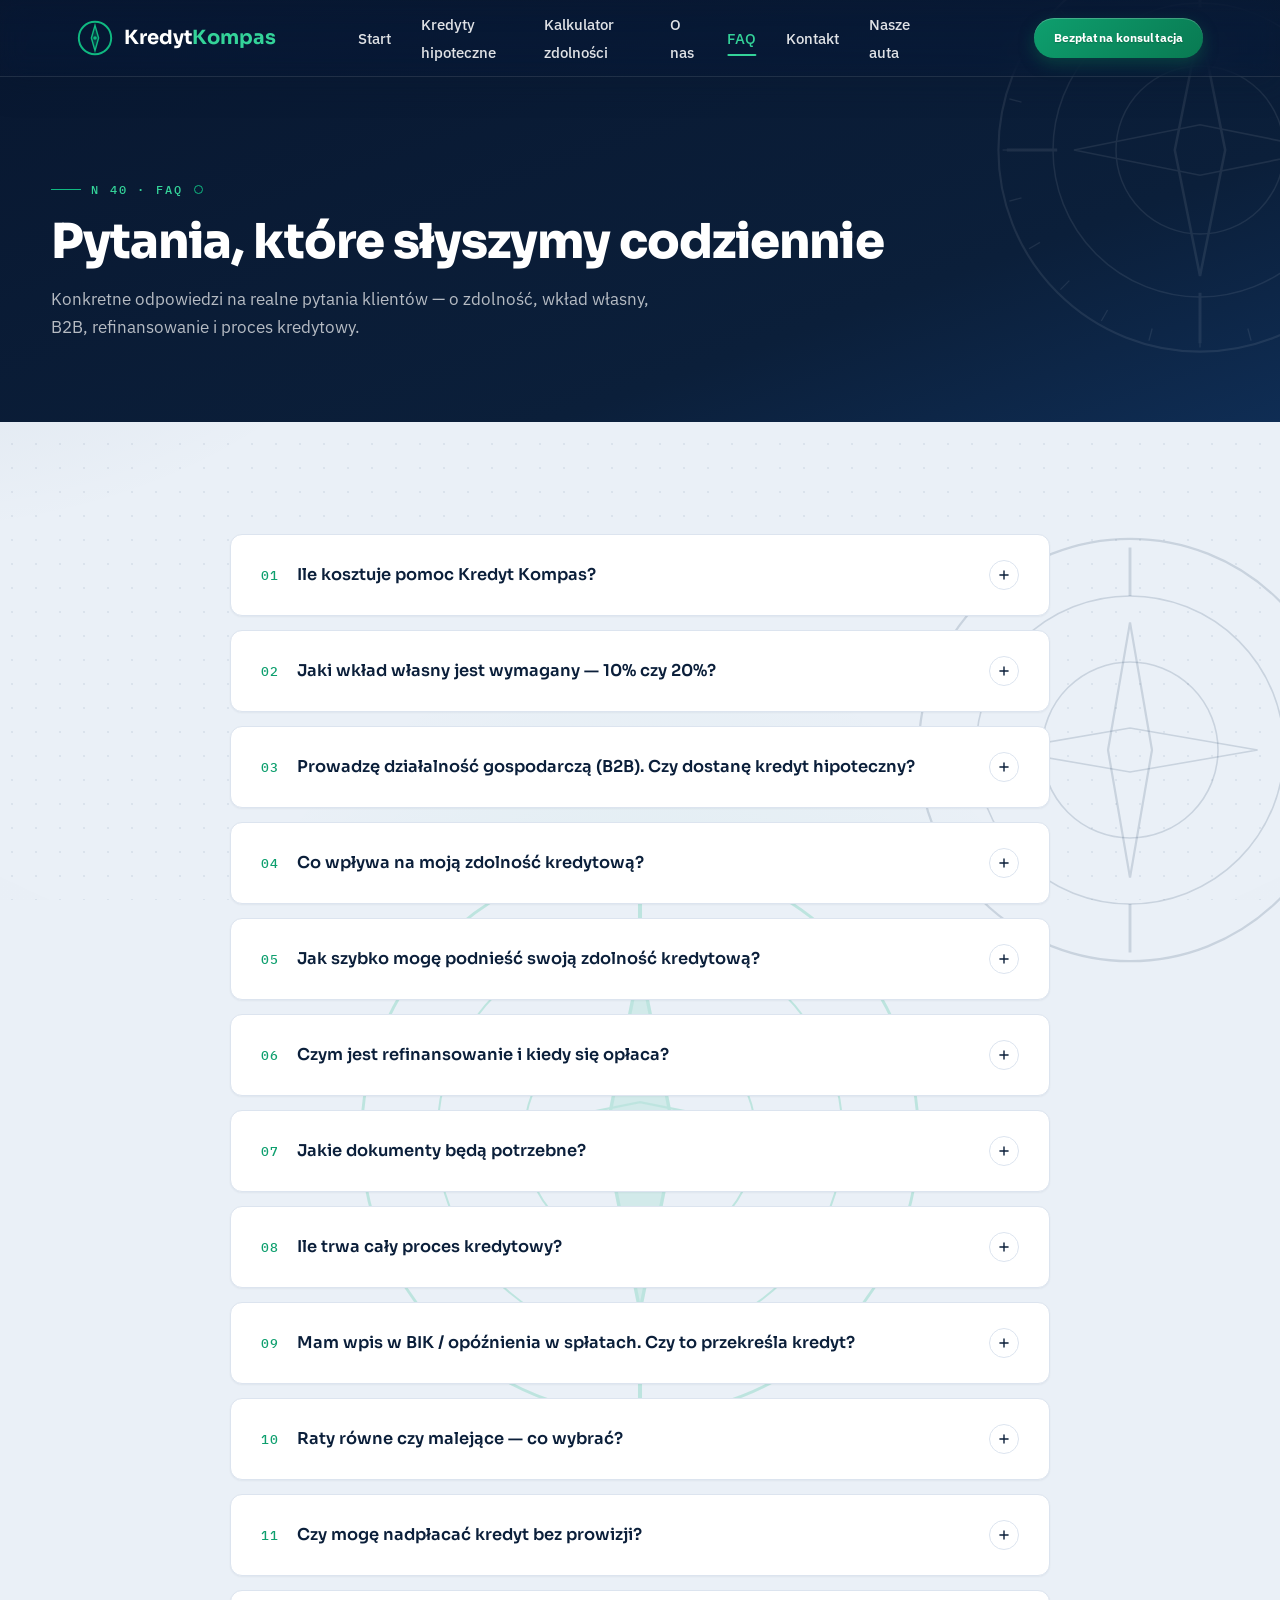
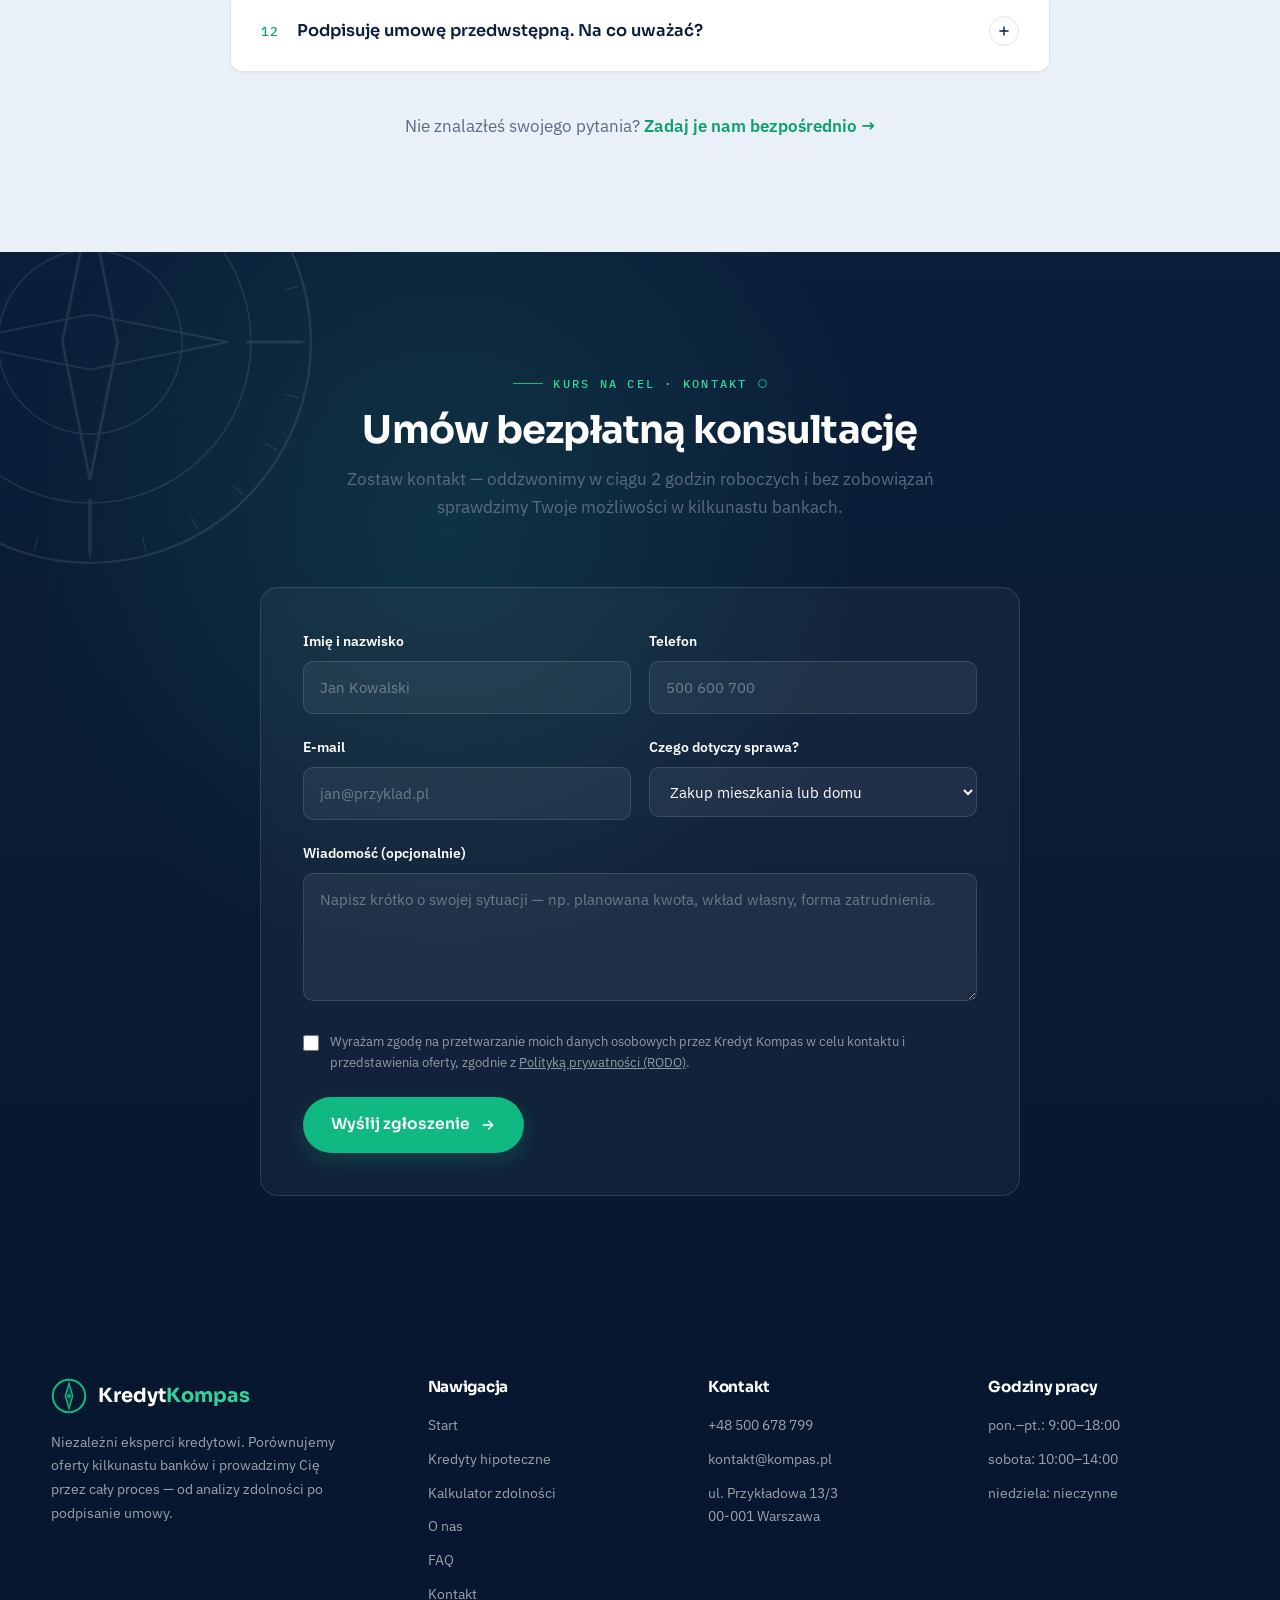
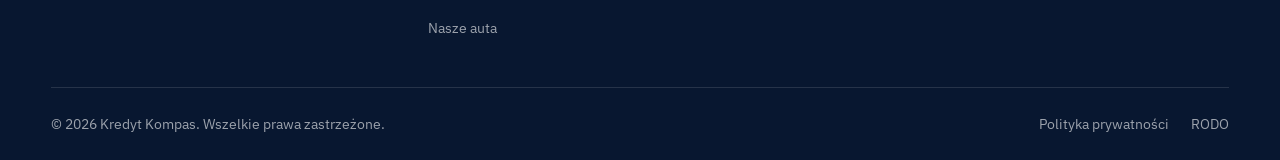
<file: auta-iaai/demo/pages/faq.html>
<!DOCTYPE html>
<html lang="pl">
<head>
<meta charset="UTF-8">
<meta name="viewport" content="width=device-width, initial-scale=1.0">
<title>FAQ — Kredyt Kompas</title>
<link rel="preconnect" href="https://fonts.googleapis.com">
<link rel="preconnect" href="https://fonts.gstatic.com" crossorigin>
<meta name="theme-color" content="#081730">
<link rel="icon" href="data:image/svg+xml,%3Csvg xmlns='http://www.w3.org/2000/svg' viewBox='0 0 40 40'%3E%3Ccircle cx='20' cy='20' r='18' fill='none' stroke='%2310B981' stroke-width='3'/%3E%3Cpath d='M20 6 L24 20 L20 34 L16 20 Z' fill='%2310B981'/%3E%3C/svg%3E">
<link rel="stylesheet" href="https://fonts.googleapis.com/css2?family=Sora:wght@400;600;700;800&family=IBM+Plex+Sans:wght@400;500;600&family=IBM+Plex+Mono:wght@400;500;600&display=swap">
<link rel="stylesheet" href="assets/styles.css">
</head>
<body>
<header class="nav on-hero"><div class="container nav-inner">
<a href="index.html" class="logo" aria-label="Kredyt Kompas — strona główna">
<svg viewBox="0 0 40 40" fill="none" xmlns="http://www.w3.org/2000/svg" aria-hidden="true"><circle cx="20" cy="20" r="18" stroke="#10B981" stroke-width="2.2"/><circle cx="20" cy="20" r="2" fill="#10B981"/><path class="needle" d="M20 6 L24 20 L20 34 L16 20 Z" fill="#10B981" fill-opacity=".25" stroke="#10B981" stroke-width="1.6"/></svg>
<span>Kredyt<em>Kompas</em></span></a>
<nav aria-label="Menu główne"><ul class="nav-links">
<li><a href="index.html">Start</a></li>
<li><a href="kredyty-hipoteczne.html">Kredyty hipoteczne</a></li>
<li><a href="kalkulator.html">Kalkulator zdolności</a></li>
<li><a href="o-nas.html">O nas</a></li>
<li><a href="faq.html" class="active">FAQ</a></li>
<li><a href="kontakt.html">Kontakt</a></li>
<li><a href="nasze-auta.html">Nasze auta</a></li>
</ul></nav>
<a class="nav-cta" href="kontakt.html#formularz">Bezpłatna konsultacja</a>
<button class="burger" aria-label="Otwórz menu" aria-expanded="false"><span></span><span></span><span></span></button>
</div></header>
<main id="main">
<section class="page-hero on-dark"><div class="rose-bg" style="color:#fff"><svg viewBox="0 0 200 200" fill="none" xmlns="http://www.w3.org/2000/svg" aria-hidden="true">
<circle cx="100" cy="100" r="96" stroke="currentColor" stroke-width="1"/>
<circle cx="100" cy="100" r="70" stroke="currentColor" stroke-width="0.7"/>
<circle cx="100" cy="100" r="40" stroke="currentColor" stroke-width="0.7"/>
<path d="M100 8v24M100 168v24M8 100h24M168 100h24" stroke="currentColor" stroke-width="1.4"/>
<path d="M100 40 L112 100 L100 160 L88 100 Z" stroke="currentColor" stroke-width="1.2"/>
<path d="M40 100 L100 88 L160 100 L100 112 Z" stroke="currentColor" stroke-width="0.8"/>
<g stroke="currentColor" stroke-width="0.6"><line x1="100" y1="6" x2="100" y2="12" transform="rotate(0 100 100)"/><line x1="100" y1="6" x2="100" y2="12" transform="rotate(15 100 100)"/><line x1="100" y1="6" x2="100" y2="12" transform="rotate(30 100 100)"/><line x1="100" y1="6" x2="100" y2="12" transform="rotate(45 100 100)"/><line x1="100" y1="6" x2="100" y2="12" transform="rotate(60 100 100)"/><line x1="100" y1="6" x2="100" y2="12" transform="rotate(75 100 100)"/><line x1="100" y1="6" x2="100" y2="12" transform="rotate(90 100 100)"/><line x1="100" y1="6" x2="100" y2="12" transform="rotate(105 100 100)"/><line x1="100" y1="6" x2="100" y2="12" transform="rotate(120 100 100)"/><line x1="100" y1="6" x2="100" y2="12" transform="rotate(135 100 100)"/><line x1="100" y1="6" x2="100" y2="12" transform="rotate(150 100 100)"/><line x1="100" y1="6" x2="100" y2="12" transform="rotate(165 100 100)"/><line x1="100" y1="6" x2="100" y2="12" transform="rotate(180 100 100)"/><line x1="100" y1="6" x2="100" y2="12" transform="rotate(195 100 100)"/><line x1="100" y1="6" x2="100" y2="12" transform="rotate(210 100 100)"/><line x1="100" y1="6" x2="100" y2="12" transform="rotate(225 100 100)"/><line x1="100" y1="6" x2="100" y2="12" transform="rotate(240 100 100)"/><line x1="100" y1="6" x2="100" y2="12" transform="rotate(255 100 100)"/><line x1="100" y1="6" x2="100" y2="12" transform="rotate(270 100 100)"/><line x1="100" y1="6" x2="100" y2="12" transform="rotate(285 100 100)"/><line x1="100" y1="6" x2="100" y2="12" transform="rotate(300 100 100)"/><line x1="100" y1="6" x2="100" y2="12" transform="rotate(315 100 100)"/><line x1="100" y1="6" x2="100" y2="12" transform="rotate(330 100 100)"/><line x1="100" y1="6" x2="100" y2="12" transform="rotate(345 100 100)"/></g>
</svg></div>
<div class="container stagger"><span class="bearing">N 40 · FAQ</span><h1>Pytania, które słyszymy codziennie</h1><p>Konkretne odpowiedzi na realne pytania klientów — o zdolność, wkład własny, B2B, refinansowanie i proces kredytowy.</p></div></section>
<section class="section compass-section compass-light"><div class="kompas-mark kompas-mark--live" aria-hidden="true"><svg viewBox="0 0 200 200" fill="none" xmlns="http://www.w3.org/2000/svg"><circle cx="100" cy="100" r="96" stroke="currentColor" stroke-width="1"/><circle cx="100" cy="100" r="70" stroke="currentColor" stroke-width="0.7"/><circle cx="100" cy="100" r="40" stroke="currentColor" stroke-width="0.7"/><path d="M100 8v24M100 168v24M8 100h24M168 100h24" stroke="currentColor" stroke-width="1.4"/><path class="needle" d="M100 40 L112 100 L100 160 L88 100 Z" fill="currentColor" fill-opacity=".55" stroke="currentColor" stroke-width="1.2"/><path d="M40 100 L100 88 L160 100 L100 112 Z" stroke="currentColor" stroke-width="0.8"/></svg></div><div class="container"><div class="faq-list"><div class="faq-item reveal"><button class="faq-q" aria-expanded="false">Ile kosztuje pomoc Kredyt Kompas?<span class="chev"><svg width="14" height="14" viewBox="0 0 24 24" fill="none" stroke="currentColor" stroke-width="2.4" stroke-linecap="round"><path d="M12 5v14M5 12h14"/></svg></span></button><div class="faq-a"><div class="faq-a-inner"><b>Nic — 0 zł.</b> Wynagradza nas bank po uruchomieniu kredytu, na podstawie umowy o współpracy. Co istotne: warunki cenowe kredytu (marża, prowizja) są identyczne, jak przy samodzielnym wniosku w oddziale — a często lepsze, bo negocjujemy je na podstawie konkurencyjnych ofert.</div></div></div><div class="faq-item reveal"><button class="faq-q" aria-expanded="false">Jaki wkład własny jest wymagany — 10% czy 20%?<span class="chev"><svg width="14" height="14" viewBox="0 0 24 24" fill="none" stroke="currentColor" stroke-width="2.4" stroke-linecap="round"><path d="M12 5v14M5 12h14"/></svg></span></button><div class="faq-a"><div class="faq-a-inner">Standardowo banki wymagają <b>20% wartości nieruchomości</b>. Część banków akceptuje <b>10%</b> przy dodatkowym ubezpieczeniu niskiego wkładu, co nieznacznie podnosi marżę. Wkładem może być też m.in. działka (przy budowie) czy zadatek już wpłacony sprzedającemu. Podpowiemy, która ścieżka jest dla Ciebie tańsza.</div></div></div><div class="faq-item reveal"><button class="faq-q" aria-expanded="false">Prowadzę działalność gospodarczą (B2B). Czy dostanę kredyt hipoteczny?<span class="chev"><svg width="14" height="14" viewBox="0 0 24 24" fill="none" stroke="currentColor" stroke-width="2.4" stroke-linecap="round"><path d="M12 5v14M5 12h14"/></svg></span></button><div class="faq-a"><div class="faq-a-inner">Tak. Większość banków wymaga <b>minimum 12 miesięcy prowadzenia działalności</b> (niektóre 24). Banki różnie liczą dochód: z KPiR, z ryczałtu (procent przychodu zależny od stawki), uśredniając 12 lub 24 miesiące. Właśnie tu wybór banku robi największą różnicę — potrafimy znaleźć instytucję, która policzy Twój dochód nawet o kilkadziesiąt procent korzystniej.</div></div></div><div class="faq-item reveal"><button class="faq-q" aria-expanded="false">Co wpływa na moją zdolność kredytową?<span class="chev"><svg width="14" height="14" viewBox="0 0 24 24" fill="none" stroke="currentColor" stroke-width="2.4" stroke-linecap="round"><path d="M12 5v14M5 12h14"/></svg></span></button><div class="faq-a"><div class="faq-a-inner">Najważniejsze czynniki: <b>wysokość i stabilność dochodu</b> (forma zatrudnienia), <b>zobowiązania</b> (raty, limity kart i kont — nawet niewykorzystane!), <b>liczba osób w gospodarstwie domowym</b>, <b>okres kredytowania</b> oraz historia w BIK. Zdolność możesz wstępnie policzyć w naszym <a href='/kalkulator/'>kalkulatorze</a>.</div></div></div><div class="faq-item reveal"><button class="faq-q" aria-expanded="false">Jak szybko mogę podnieść swoją zdolność kredytową?<span class="chev"><svg width="14" height="14" viewBox="0 0 24 24" fill="none" stroke="currentColor" stroke-width="2.4" stroke-linecap="round"><path d="M12 5v14M5 12h14"/></svg></span></button><div class="faq-a"><div class="faq-a-inner">Najszybsze działania: <b>zamknięcie kart kredytowych i limitów w koncie</b> (działa od razu po aktualizacji w BIK), spłata drobnych rat, wydłużenie okresu kredytowania, dołączenie współkredytobiorcy. W dłuższej perspektywie: udokumentowanie wyższego dochodu przez 3–6 miesięcy.</div></div></div><div class="faq-item reveal"><button class="faq-q" aria-expanded="false">Czym jest refinansowanie i kiedy się opłaca?<span class="chev"><svg width="14" height="14" viewBox="0 0 24 24" fill="none" stroke="currentColor" stroke-width="2.4" stroke-linecap="round"><path d="M12 5v14M5 12h14"/></svg></span></button><div class="faq-a"><div class="faq-a-inner">Refinansowanie to <b>przeniesienie kredytu do innego banku</b> na lepszych warunkach. Opłaca się zwykle, gdy Twoja marża jest o min. 0,3–0,5 p.p. wyższa od obecnych ofert rynkowych, a do końca spłaty zostało co najmniej kilka lat. Liczymy to konkretnie: koszt operacji (wycena, prowizja, notariusz) vs. oszczędność na racie.</div></div></div><div class="faq-item reveal"><button class="faq-q" aria-expanded="false">Jakie dokumenty będą potrzebne?<span class="chev"><svg width="14" height="14" viewBox="0 0 24 24" fill="none" stroke="currentColor" stroke-width="2.4" stroke-linecap="round"><path d="M12 5v14M5 12h14"/></svg></span></button><div class="faq-a"><div class="faq-a-inner">Zależnie od źródła dochodu: przy <b>umowie o pracę</b> — zaświadczenie o zatrudnieniu i zarobkach, wyciągi z konta; przy <b>działalności</b> — PIT za 1–2 lata, KPiR/ewidencja, zaświadczenia ZUS i US. Do tego dokumenty nieruchomości (umowa przedwstępna, księga wieczysta). Dostaniesz od nas dokładną listę i wzory — kompletowanie bierzemy na siebie.</div></div></div><div class="faq-item reveal"><button class="faq-q" aria-expanded="false">Ile trwa cały proces kredytowy?<span class="chev"><svg width="14" height="14" viewBox="0 0 24 24" fill="none" stroke="currentColor" stroke-width="2.4" stroke-linecap="round"><path d="M12 5v14M5 12h14"/></svg></span></button><div class="faq-a"><div class="faq-a-inner">Od kompletu dokumentów do decyzji: zwykle <b>2–4 tygodnie</b>. Cały proces od pierwszej rozmowy do uruchomienia środków: <b>4–6 tygodni</b>. Ustawowo bank ma 21 dni na wydanie decyzji od złożenia kompletnego wniosku — pilnujemy tego terminu.</div></div></div><div class="faq-item reveal"><button class="faq-q" aria-expanded="false">Mam wpis w BIK / opóźnienia w spłatach. Czy to przekreśla kredyt?<span class="chev"><svg width="14" height="14" viewBox="0 0 24 24" fill="none" stroke="currentColor" stroke-width="2.4" stroke-linecap="round"><path d="M12 5v14M5 12h14"/></svg></span></button><div class="faq-a"><div class="faq-a-inner">Nie zawsze. Znaczenie ma <b>wysokość, częstotliwość i jak dawno</b> wystąpiły opóźnienia. Banki różnie podchodzą do historii kredytowej — część akceptuje drobne, zamknięte opóźnienia sprzed lat. Przeanalizujemy Twój raport BIK i wskażemy banki z realną szansą na pozytywną decyzję.</div></div></div><div class="faq-item reveal"><button class="faq-q" aria-expanded="false">Raty równe czy malejące — co wybrać?<span class="chev"><svg width="14" height="14" viewBox="0 0 24 24" fill="none" stroke="currentColor" stroke-width="2.4" stroke-linecap="round"><path d="M12 5v14M5 12h14"/></svg></span></button><div class="faq-a"><div class="faq-a-inner"><b>Raty równe</b> dają wyższą zdolność i niższą ratę na starcie; <b>malejące</b> — niższy koszt całkowity, ale wymagają wyższej zdolności. Wybór zależy od Twojego budżetu i planów nadpłat. Pokażemy obie symulacje liczbowo.</div></div></div><div class="faq-item reveal"><button class="faq-q" aria-expanded="false">Czy mogę nadpłacać kredyt bez prowizji?<span class="chev"><svg width="14" height="14" viewBox="0 0 24 24" fill="none" stroke="currentColor" stroke-width="2.4" stroke-linecap="round"><path d="M12 5v14M5 12h14"/></svg></span></button><div class="faq-a"><div class="faq-a-inner">Po <b>3 latach</b> od uruchomienia banki nie mogą pobierać opłat za wcześniejszą spłatę kredytu o zmiennym oprocentowaniu (ustawa o kredycie hipotecznym). W pierwszych 3 latach maksymalna prowizja to 3% — choć wiele banków nie pobiera jej wcale. Warunki nadpłat to jedno z kryteriów naszego porównania.</div></div></div><div class="faq-item reveal"><button class="faq-q" aria-expanded="false">Podpisuję umowę przedwstępną. Na co uważać?<span class="chev"><svg width="14" height="14" viewBox="0 0 24 24" fill="none" stroke="currentColor" stroke-width="2.4" stroke-linecap="round"><path d="M12 5v14M5 12h14"/></svg></span></button><div class="faq-a"><div class="faq-a-inner">Kluczowe zapisy: <b>termin na uzyskanie kredytu</b> (realnie min. 60–90 dni), zadatek vs. zaliczka, warunek zwrotu zadatku przy odmowie kredytu, stan prawny nieruchomości w księdze wieczystej. Przed podpisaniem prześlij nam projekt umowy — sprawdzimy go bezpłatnie.</div></div></div></div>
<p class="reveal" style="text-align:center;margin-top:40px;color:var(--muted)">Nie znalazłeś swojego pytania? <a href="kontakt.html#formularz" style="color:var(--emerald-600);font-weight:600">Zadaj je nam bezpośrednio →</a></p>
</div></section><!-- Formularz kontaktowy — zawsze ostatnia sekcja -->
<section class="section form-section on-dark" id="formularz">
<div class="rose-bg" style="color:#fff"><svg viewBox="0 0 200 200" fill="none" xmlns="http://www.w3.org/2000/svg" aria-hidden="true">
<circle cx="100" cy="100" r="96" stroke="currentColor" stroke-width="1"/>
<circle cx="100" cy="100" r="70" stroke="currentColor" stroke-width="0.7"/>
<circle cx="100" cy="100" r="40" stroke="currentColor" stroke-width="0.7"/>
<path d="M100 8v24M100 168v24M8 100h24M168 100h24" stroke="currentColor" stroke-width="1.4"/>
<path d="M100 40 L112 100 L100 160 L88 100 Z" stroke="currentColor" stroke-width="1.2"/>
<path d="M40 100 L100 88 L160 100 L100 112 Z" stroke="currentColor" stroke-width="0.8"/>
<g stroke="currentColor" stroke-width="0.6"><line x1="100" y1="6" x2="100" y2="12" transform="rotate(0 100 100)"/><line x1="100" y1="6" x2="100" y2="12" transform="rotate(15 100 100)"/><line x1="100" y1="6" x2="100" y2="12" transform="rotate(30 100 100)"/><line x1="100" y1="6" x2="100" y2="12" transform="rotate(45 100 100)"/><line x1="100" y1="6" x2="100" y2="12" transform="rotate(60 100 100)"/><line x1="100" y1="6" x2="100" y2="12" transform="rotate(75 100 100)"/><line x1="100" y1="6" x2="100" y2="12" transform="rotate(90 100 100)"/><line x1="100" y1="6" x2="100" y2="12" transform="rotate(105 100 100)"/><line x1="100" y1="6" x2="100" y2="12" transform="rotate(120 100 100)"/><line x1="100" y1="6" x2="100" y2="12" transform="rotate(135 100 100)"/><line x1="100" y1="6" x2="100" y2="12" transform="rotate(150 100 100)"/><line x1="100" y1="6" x2="100" y2="12" transform="rotate(165 100 100)"/><line x1="100" y1="6" x2="100" y2="12" transform="rotate(180 100 100)"/><line x1="100" y1="6" x2="100" y2="12" transform="rotate(195 100 100)"/><line x1="100" y1="6" x2="100" y2="12" transform="rotate(210 100 100)"/><line x1="100" y1="6" x2="100" y2="12" transform="rotate(225 100 100)"/><line x1="100" y1="6" x2="100" y2="12" transform="rotate(240 100 100)"/><line x1="100" y1="6" x2="100" y2="12" transform="rotate(255 100 100)"/><line x1="100" y1="6" x2="100" y2="12" transform="rotate(270 100 100)"/><line x1="100" y1="6" x2="100" y2="12" transform="rotate(285 100 100)"/><line x1="100" y1="6" x2="100" y2="12" transform="rotate(300 100 100)"/><line x1="100" y1="6" x2="100" y2="12" transform="rotate(315 100 100)"/><line x1="100" y1="6" x2="100" y2="12" transform="rotate(330 100 100)"/><line x1="100" y1="6" x2="100" y2="12" transform="rotate(345 100 100)"/></g>
</svg></div>
<div class="container">
<div class="section-head center reveal"><span class="bearing">Kurs na cel · Kontakt</span>
<h2>Umów bezpłatną konsultację</h2>
<p>Zostaw kontakt — oddzwonimy w ciągu 2 godzin roboczych i bez zobowiązań sprawdzimy Twoje możliwości w kilkunastu bankach.</p></div>
<div style="max-width:760px;margin-inline:auto" class="reveal d1">
<div class="form-card">
<form data-demo novalidate>
<div class="field-row">
<div class="field"><label for="fc-name">Imię i nazwisko</label>
<input id="fc-name" name="name" type="text" required placeholder="Jan Kowalski" autocomplete="name">
<span class="err-msg">Podaj imię i nazwisko.</span></div>
<div class="field"><label for="fc-phone">Telefon</label>
<input id="fc-phone" name="phone" type="tel" required pattern="[0-9+ ]{9,}" placeholder="500 600 700" autocomplete="tel">
<span class="err-msg">Podaj poprawny numer telefonu.</span></div>
</div>
<div class="field-row">
<div class="field"><label for="fc-email">E-mail</label>
<input id="fc-email" name="email" type="email" required placeholder="jan@przyklad.pl" autocomplete="email">
<span class="err-msg">Podaj poprawny adres e-mail.</span></div>
<div class="field"><label for="fc-topic">Czego dotyczy sprawa?</label>
<select id="fc-topic" name="topic"><option>Zakup mieszkania lub domu</option><option>Budowa domu</option><option>Refinansowanie kredytu</option><option>Działalność gospodarcza (B2B)</option><option>Inny temat</option></select></div>
</div>
<div class="field"><label for="fc-msg">Wiadomość (opcjonalnie)</label>
<textarea id="fc-msg" name="message" rows="4" placeholder="Napisz krótko o swojej sytuacji — np. planowana kwota, wkład własny, forma zatrudnienia."></textarea></div>
<label class="consent"><input type="checkbox" required>
<span>Wyrażam zgodę na przetwarzanie moich danych osobowych przez Kredyt Kompas w celu kontaktu i przedstawienia oferty, zgodnie z <a href="polityka-prywatnosci.html" style="text-decoration:underline">Polityką prywatności (RODO)</a>.</span></label>
<button class="btn btn-primary" type="submit">Wyślij zgłoszenie <svg width="16" height="16" viewBox="0 0 24 24" fill="none" stroke="currentColor" stroke-width="2.2" stroke-linecap="round" stroke-linejoin="round" aria-hidden="true"><path d="M5 12h14M13 6l6 6-6 6"/></svg></button>
</form>
<div class="form-ok"><b>Dziękujemy!</b> Twoje zgłoszenie zostało przyjęte. Doradca Kredyt Kompas skontaktuje się z Tobą w ciągu 2 godzin roboczych.</div>
</div></div></div></section></main>
<footer><div class="container">
<div class="foot-grid">
<div><a href="index.html" class="logo" aria-label="Kredyt Kompas — strona główna">
<svg viewBox="0 0 40 40" fill="none" xmlns="http://www.w3.org/2000/svg" aria-hidden="true"><circle cx="20" cy="20" r="18" stroke="#10B981" stroke-width="2.2"/><circle cx="20" cy="20" r="2" fill="#10B981"/><path class="needle" d="M20 6 L24 20 L20 34 L16 20 Z" fill="#10B981" fill-opacity=".25" stroke="#10B981" stroke-width="1.6"/></svg>
<span>Kredyt<em>Kompas</em></span></a>
<p style="max-width:300px">Niezależni eksperci kredytowi. Porównujemy oferty kilkunastu banków i prowadzimy Cię przez cały proces — od analizy zdolności po podpisanie umowy.</p></div>
<div><h4>Nawigacja</h4><ul>
<li><a href="index.html">Start</a></li><li><a href="kredyty-hipoteczne.html">Kredyty hipoteczne</a></li>
<li><a href="kalkulator.html">Kalkulator zdolności</a></li><li><a href="o-nas.html">O nas</a></li>
<li><a href="faq.html">FAQ</a></li><li><a href="kontakt.html">Kontakt</a></li><li><a href="nasze-auta.html">Nasze auta</a></li></ul></div>
<div><h4>Kontakt</h4><ul>
<li><a href="tel:+48500678799">+48 500 678 799</a></li>
<li><a href="mailto:kontakt@kompas.pl">kontakt@kompas.pl</a></li>
<li>ul. Przykładowa 13/3<br>00-001 Warszawa</li></ul></div>
<div><h4>Godziny pracy</h4><ul>
<li>pon.–pt.: 9:00–18:00</li><li>sobota: 10:00–14:00</li><li>niedziela: nieczynne</li></ul></div>
</div>
<div class="foot-bottom">
<span>© 2026 Kredyt Kompas. Wszelkie prawa zastrzeżone.</span>
<div class="legal"><a href="polityka-prywatnosci.html">Polityka prywatności</a><a href="polityka-prywatnosci.html#rodo">RODO</a></div>
</div></div></footer>
<script src="assets/script.js"></script>

</body></html>
</file>
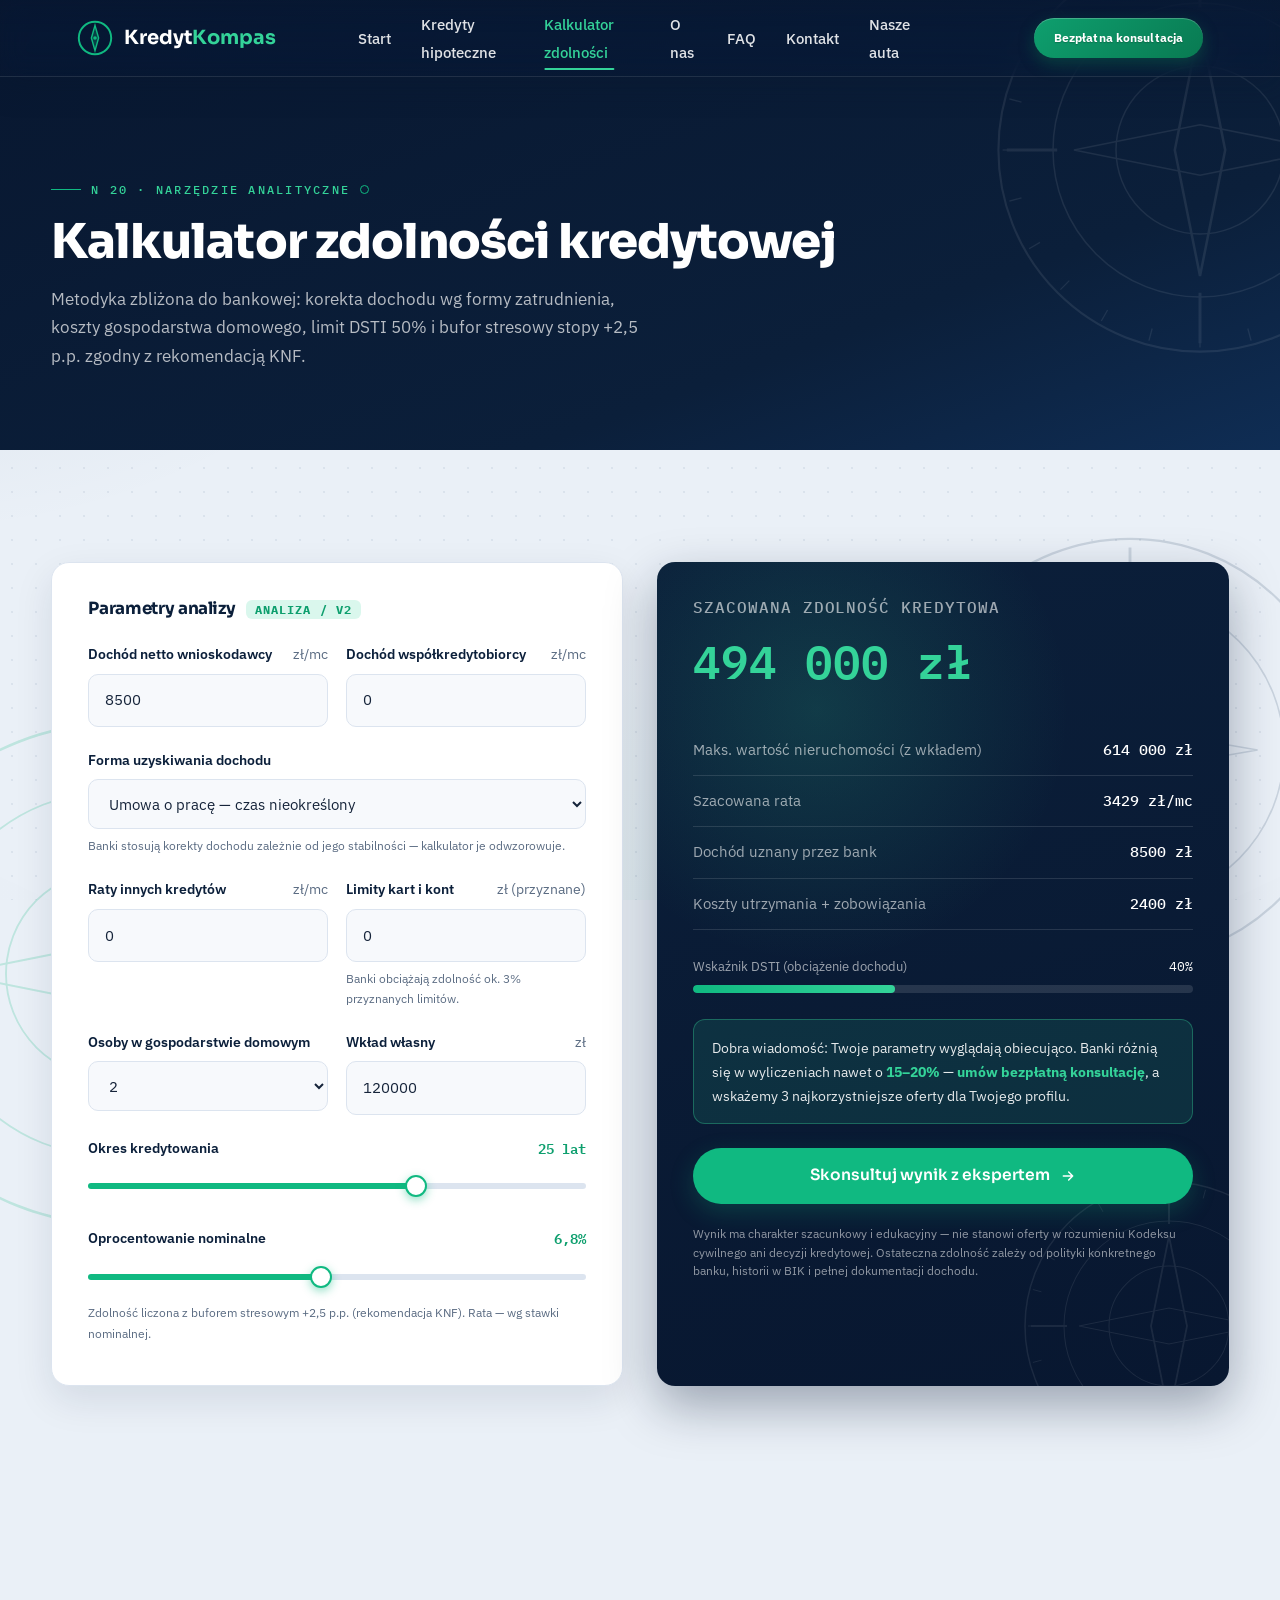
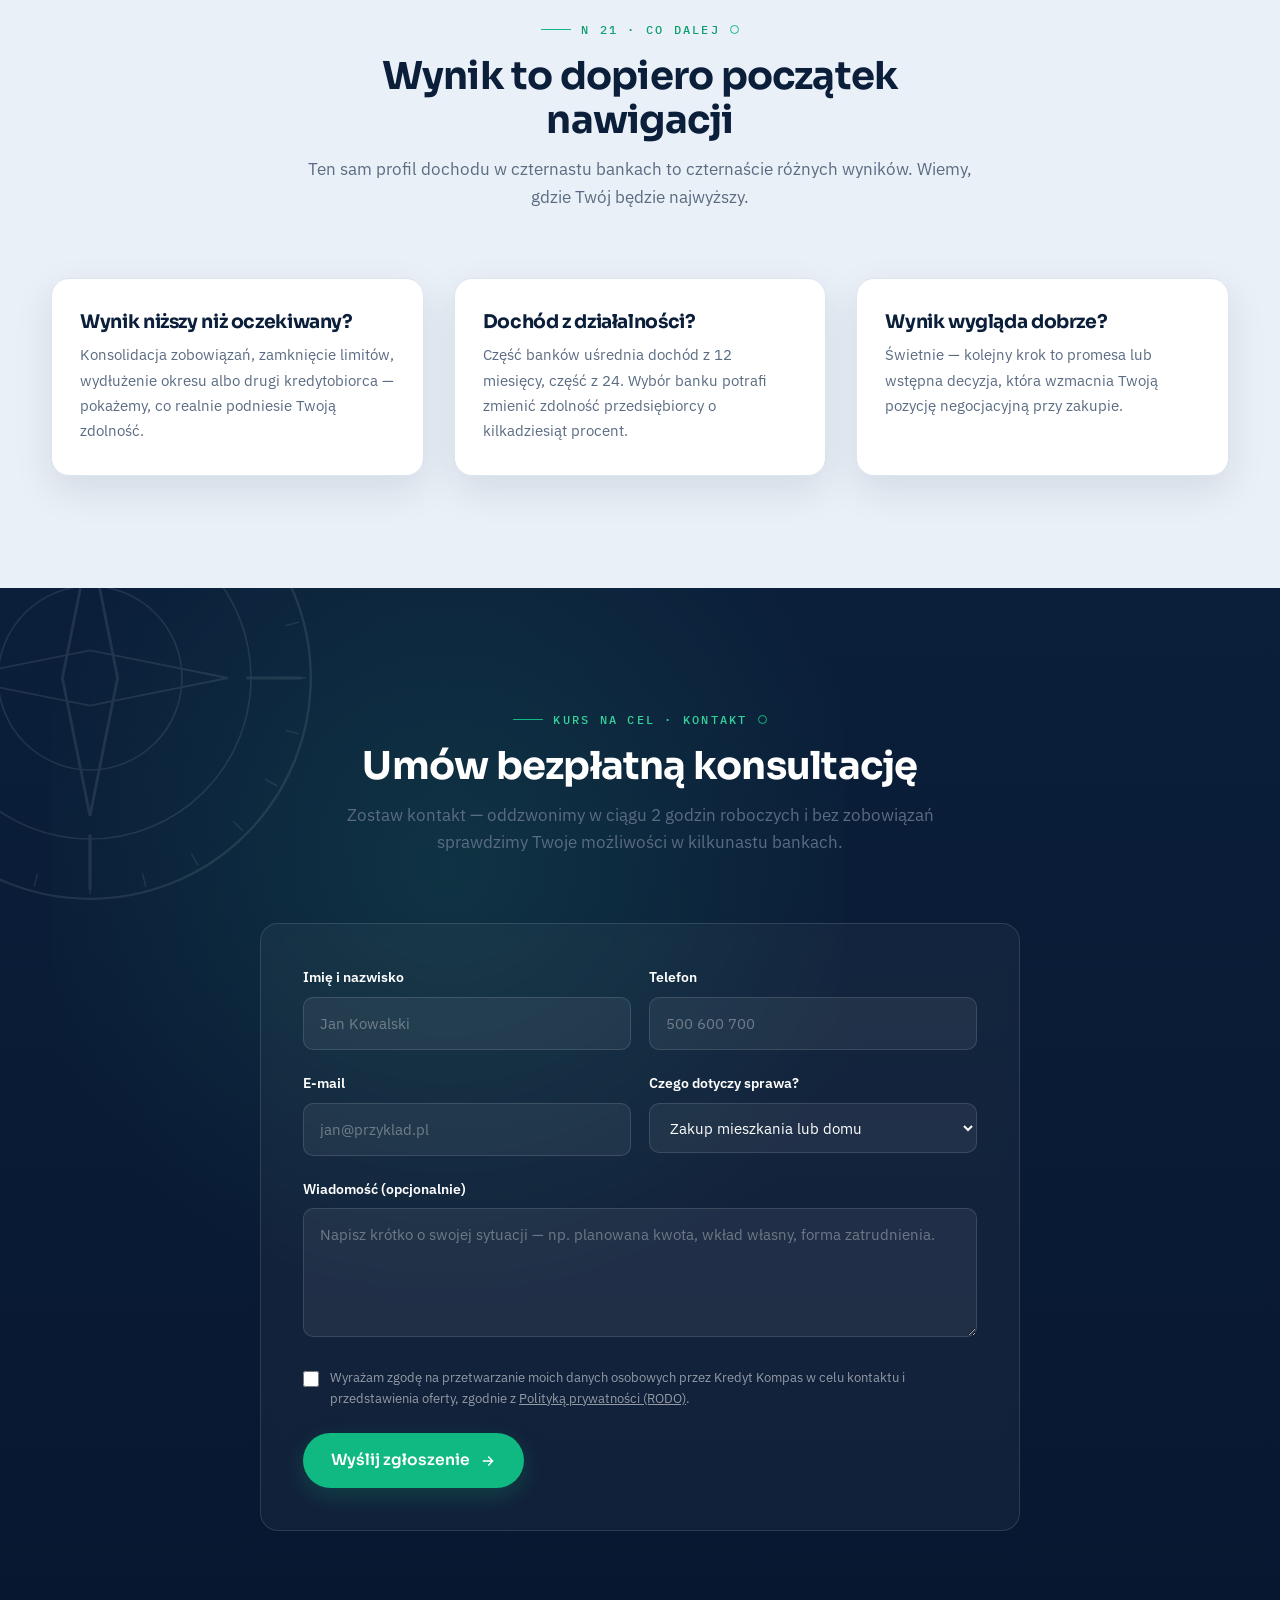
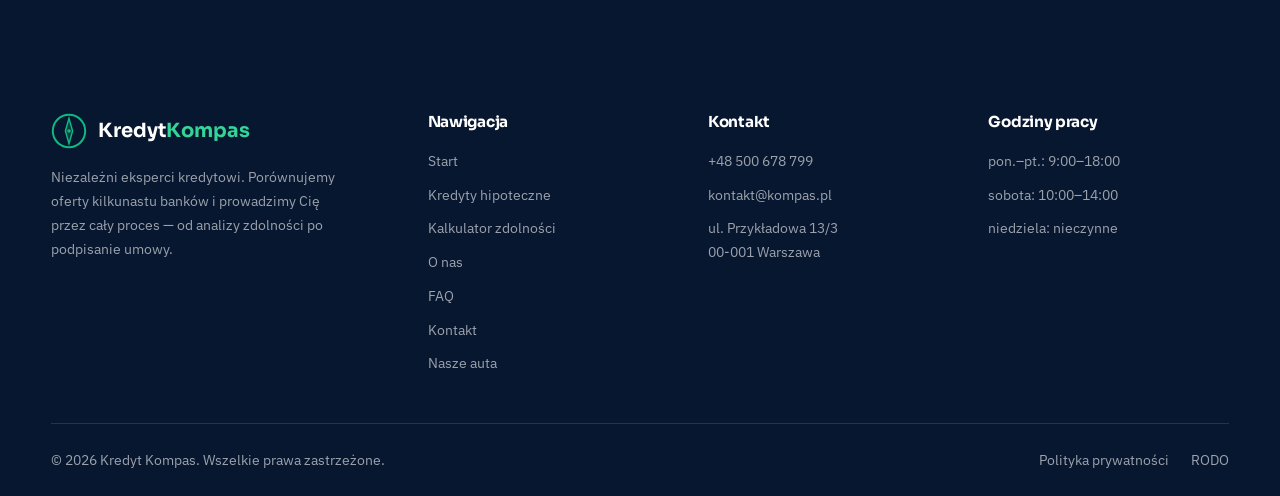
<file: auta-iaai/demo/pages/kalkulator.html>
<!DOCTYPE html>
<html lang="pl">
<head>
<meta charset="UTF-8">
<meta name="viewport" content="width=device-width, initial-scale=1.0">
<title>Kalkulator zdolności — Kredyt Kompas</title>
<link rel="preconnect" href="https://fonts.googleapis.com">
<link rel="preconnect" href="https://fonts.gstatic.com" crossorigin>
<meta name="theme-color" content="#081730">
<link rel="icon" href="data:image/svg+xml,%3Csvg xmlns='http://www.w3.org/2000/svg' viewBox='0 0 40 40'%3E%3Ccircle cx='20' cy='20' r='18' fill='none' stroke='%2310B981' stroke-width='3'/%3E%3Cpath d='M20 6 L24 20 L20 34 L16 20 Z' fill='%2310B981'/%3E%3C/svg%3E">
<link rel="stylesheet" href="https://fonts.googleapis.com/css2?family=Sora:wght@400;600;700;800&family=IBM+Plex+Sans:wght@400;500;600&family=IBM+Plex+Mono:wght@400;500;600&display=swap">
<link rel="stylesheet" href="assets/styles.css">
</head>
<body>
<header class="nav on-hero"><div class="container nav-inner">
<a href="index.html" class="logo" aria-label="Kredyt Kompas — strona główna">
<svg viewBox="0 0 40 40" fill="none" xmlns="http://www.w3.org/2000/svg" aria-hidden="true"><circle cx="20" cy="20" r="18" stroke="#10B981" stroke-width="2.2"/><circle cx="20" cy="20" r="2" fill="#10B981"/><path class="needle" d="M20 6 L24 20 L20 34 L16 20 Z" fill="#10B981" fill-opacity=".25" stroke="#10B981" stroke-width="1.6"/></svg>
<span>Kredyt<em>Kompas</em></span></a>
<nav aria-label="Menu główne"><ul class="nav-links">
<li><a href="index.html">Start</a></li>
<li><a href="kredyty-hipoteczne.html">Kredyty hipoteczne</a></li>
<li><a href="kalkulator.html" class="active">Kalkulator zdolności</a></li>
<li><a href="o-nas.html">O nas</a></li>
<li><a href="faq.html">FAQ</a></li>
<li><a href="kontakt.html">Kontakt</a></li>
<li><a href="nasze-auta.html">Nasze auta</a></li>
</ul></nav>
<a class="nav-cta" href="kontakt.html#formularz">Bezpłatna konsultacja</a>
<button class="burger" aria-label="Otwórz menu" aria-expanded="false"><span></span><span></span><span></span></button>
</div></header>
<main id="main">
<section class="page-hero on-dark"><div class="rose-bg" style="color:#fff"><svg viewBox="0 0 200 200" fill="none" xmlns="http://www.w3.org/2000/svg" aria-hidden="true">
<circle cx="100" cy="100" r="96" stroke="currentColor" stroke-width="1"/>
<circle cx="100" cy="100" r="70" stroke="currentColor" stroke-width="0.7"/>
<circle cx="100" cy="100" r="40" stroke="currentColor" stroke-width="0.7"/>
<path d="M100 8v24M100 168v24M8 100h24M168 100h24" stroke="currentColor" stroke-width="1.4"/>
<path d="M100 40 L112 100 L100 160 L88 100 Z" stroke="currentColor" stroke-width="1.2"/>
<path d="M40 100 L100 88 L160 100 L100 112 Z" stroke="currentColor" stroke-width="0.8"/>
<g stroke="currentColor" stroke-width="0.6"><line x1="100" y1="6" x2="100" y2="12" transform="rotate(0 100 100)"/><line x1="100" y1="6" x2="100" y2="12" transform="rotate(15 100 100)"/><line x1="100" y1="6" x2="100" y2="12" transform="rotate(30 100 100)"/><line x1="100" y1="6" x2="100" y2="12" transform="rotate(45 100 100)"/><line x1="100" y1="6" x2="100" y2="12" transform="rotate(60 100 100)"/><line x1="100" y1="6" x2="100" y2="12" transform="rotate(75 100 100)"/><line x1="100" y1="6" x2="100" y2="12" transform="rotate(90 100 100)"/><line x1="100" y1="6" x2="100" y2="12" transform="rotate(105 100 100)"/><line x1="100" y1="6" x2="100" y2="12" transform="rotate(120 100 100)"/><line x1="100" y1="6" x2="100" y2="12" transform="rotate(135 100 100)"/><line x1="100" y1="6" x2="100" y2="12" transform="rotate(150 100 100)"/><line x1="100" y1="6" x2="100" y2="12" transform="rotate(165 100 100)"/><line x1="100" y1="6" x2="100" y2="12" transform="rotate(180 100 100)"/><line x1="100" y1="6" x2="100" y2="12" transform="rotate(195 100 100)"/><line x1="100" y1="6" x2="100" y2="12" transform="rotate(210 100 100)"/><line x1="100" y1="6" x2="100" y2="12" transform="rotate(225 100 100)"/><line x1="100" y1="6" x2="100" y2="12" transform="rotate(240 100 100)"/><line x1="100" y1="6" x2="100" y2="12" transform="rotate(255 100 100)"/><line x1="100" y1="6" x2="100" y2="12" transform="rotate(270 100 100)"/><line x1="100" y1="6" x2="100" y2="12" transform="rotate(285 100 100)"/><line x1="100" y1="6" x2="100" y2="12" transform="rotate(300 100 100)"/><line x1="100" y1="6" x2="100" y2="12" transform="rotate(315 100 100)"/><line x1="100" y1="6" x2="100" y2="12" transform="rotate(330 100 100)"/><line x1="100" y1="6" x2="100" y2="12" transform="rotate(345 100 100)"/></g>
</svg></div>
<div class="container stagger"><span class="bearing">N 20 · Narzędzie analityczne</span><h1>Kalkulator zdolności kredytowej</h1><p>Metodyka zbliżona do bankowej: korekta dochodu wg formy zatrudnienia, koszty gospodarstwa domowego, limit DSTI 50% i bufor stresowy stopy +2,5 p.p. zgodny z rekomendacją KNF.</p></div></section>
<section class="section compass-light calc-host">
<div class="compass-layer" aria-hidden="true"><div class="kompas-mark kompas-mark--live"><svg viewBox="0 0 200 200" fill="none" xmlns="http://www.w3.org/2000/svg"><circle cx="100" cy="100" r="96" stroke="currentColor" stroke-width="1"/><circle cx="100" cy="100" r="70" stroke="currentColor" stroke-width="0.7"/><circle cx="100" cy="100" r="40" stroke="currentColor" stroke-width="0.7"/><path d="M100 8v24M100 168v24M8 100h24M168 100h24" stroke="currentColor" stroke-width="1.4"/><path class="needle" d="M100 40 L112 100 L100 160 L88 100 Z" fill="currentColor" fill-opacity=".55" stroke="currentColor" stroke-width="1.2"/><path d="M40 100 L100 88 L160 100 L100 112 Z" stroke="currentColor" stroke-width="0.8"/></svg></div></div>
<div class="container">
<div class="calc-wrap">
<form class="calc-panel reveal" id="calc-form" novalidate>
<h3>Parametry analizy <span class="tag">ANALIZA / V2</span></h3>
<div class="field-row">
<div class="field"><label for="f-income">Dochód netto wnioskodawcy <span style="color:var(--muted);font-weight:400">zł/mc</span></label>
<input type="number" id="f-income" value="8500" min="0" step="100" inputmode="numeric"></div>
<div class="field"><label for="f-coincome">Dochód współkredytobiorcy <span style="color:var(--muted);font-weight:400">zł/mc</span></label>
<input type="number" id="f-coincome" value="0" min="0" step="100" inputmode="numeric"></div>
</div>
<div class="field"><label for="f-form">Forma uzyskiwania dochodu</label>
<select id="f-form">
<option value="uop_nieokreslony">Umowa o pracę — czas nieokreślony</option>
<option value="uop_okreslony">Umowa o pracę — czas określony</option>
<option value="b2b">Działalność gospodarcza (B2B)</option>
<option value="zlecenie">Umowa zlecenie / o dzieło</option>
</select>
<div class="hint">Banki stosują korekty dochodu zależnie od jego stabilności — kalkulator je odwzorowuje.</div></div>
<div class="field-row">
<div class="field"><label for="f-oblig">Raty innych kredytów <span style="color:var(--muted);font-weight:400">zł/mc</span></label>
<input type="number" id="f-oblig" value="0" min="0" step="50" inputmode="numeric"></div>
<div class="field"><label for="f-limits">Limity kart i kont <span style="color:var(--muted);font-weight:400">zł (przyznane)</span></label>
<input type="number" id="f-limits" value="0" min="0" step="500" inputmode="numeric">
<div class="hint">Banki obciążają zdolność ok. 3% przyznanych limitów.</div></div>
</div>
<div class="field-row">
<div class="field"><label for="f-people">Osoby w gospodarstwie domowym</label>
<select id="f-people"><option>1</option><option selected>2</option><option>3</option><option>4</option><option>5</option><option>6</option></select></div>
<div class="field"><label for="f-down">Wkład własny <span style="color:var(--muted);font-weight:400">zł</span></label>
<input type="number" id="f-down" value="120000" min="0" step="5000" inputmode="numeric"></div>
</div>
<div class="field"><label for="f-years">Okres kredytowania <output id="f-years-out">25 lat</output></label>
<input type="range" id="f-years" min="5" max="35" step="1" value="25"></div>
<div class="field" style="margin-bottom:6px"><label for="f-rate">Oprocentowanie nominalne <output id="f-rate-out">6,8%</output></label>
<input type="range" id="f-rate" min="4" max="10" step="0.1" value="6.8">
<div class="hint">Zdolność liczona z buforem stresowym +2,5 p.p. (rekomendacja KNF). Rata — wg stawki nominalnej.</div></div>
</form>

<aside class="calc-result reveal d1" aria-live="polite">
<div class="rose-bg" style="color:#fff"><svg viewBox="0 0 200 200" fill="none" xmlns="http://www.w3.org/2000/svg" aria-hidden="true">
<circle cx="100" cy="100" r="96" stroke="currentColor" stroke-width="1"/>
<circle cx="100" cy="100" r="70" stroke="currentColor" stroke-width="0.7"/>
<circle cx="100" cy="100" r="40" stroke="currentColor" stroke-width="0.7"/>
<path d="M100 8v24M100 168v24M8 100h24M168 100h24" stroke="currentColor" stroke-width="1.4"/>
<path d="M100 40 L112 100 L100 160 L88 100 Z" stroke="currentColor" stroke-width="1.2"/>
<path d="M40 100 L100 88 L160 100 L100 112 Z" stroke="currentColor" stroke-width="0.8"/>
<g stroke="currentColor" stroke-width="0.6"><line x1="100" y1="6" x2="100" y2="12" transform="rotate(0 100 100)"/><line x1="100" y1="6" x2="100" y2="12" transform="rotate(15 100 100)"/><line x1="100" y1="6" x2="100" y2="12" transform="rotate(30 100 100)"/><line x1="100" y1="6" x2="100" y2="12" transform="rotate(45 100 100)"/><line x1="100" y1="6" x2="100" y2="12" transform="rotate(60 100 100)"/><line x1="100" y1="6" x2="100" y2="12" transform="rotate(75 100 100)"/><line x1="100" y1="6" x2="100" y2="12" transform="rotate(90 100 100)"/><line x1="100" y1="6" x2="100" y2="12" transform="rotate(105 100 100)"/><line x1="100" y1="6" x2="100" y2="12" transform="rotate(120 100 100)"/><line x1="100" y1="6" x2="100" y2="12" transform="rotate(135 100 100)"/><line x1="100" y1="6" x2="100" y2="12" transform="rotate(150 100 100)"/><line x1="100" y1="6" x2="100" y2="12" transform="rotate(165 100 100)"/><line x1="100" y1="6" x2="100" y2="12" transform="rotate(180 100 100)"/><line x1="100" y1="6" x2="100" y2="12" transform="rotate(195 100 100)"/><line x1="100" y1="6" x2="100" y2="12" transform="rotate(210 100 100)"/><line x1="100" y1="6" x2="100" y2="12" transform="rotate(225 100 100)"/><line x1="100" y1="6" x2="100" y2="12" transform="rotate(240 100 100)"/><line x1="100" y1="6" x2="100" y2="12" transform="rotate(255 100 100)"/><line x1="100" y1="6" x2="100" y2="12" transform="rotate(270 100 100)"/><line x1="100" y1="6" x2="100" y2="12" transform="rotate(285 100 100)"/><line x1="100" y1="6" x2="100" y2="12" transform="rotate(300 100 100)"/><line x1="100" y1="6" x2="100" y2="12" transform="rotate(315 100 100)"/><line x1="100" y1="6" x2="100" y2="12" transform="rotate(330 100 100)"/><line x1="100" y1="6" x2="100" y2="12" transform="rotate(345 100 100)"/></g>
</svg></div>
<h3>Szacowana zdolność kredytowa</h3>
<div class="big" id="r-capacity">—</div>
<div class="rows">
<div class="row"><span>Maks. wartość nieruchomości (z wkładem)</span><b id="r-price">—</b></div>
<div class="row"><span>Szacowana rata</span><b id="r-payment">—</b></div>
<div class="row"><span>Dochód uznany przez bank</span><b id="r-income">—</b></div>
<div class="row"><span>Koszty utrzymania + zobowiązania</span><b id="r-costs">—</b></div>
</div>
<div class="dsti" id="dsti-box">
<label>Wskaźnik DSTI (obciążenie dochodu) <output id="r-dsti">—</output></label>
<div class="track"><i id="dsti-bar"></i></div>
</div>
<div class="calc-reco" id="r-reco"></div>
<a class="btn btn-primary" href="kontakt.html#formularz" style="margin-top:24px;width:100%;justify-content:center">Skonsultuj wynik z ekspertem <svg width="16" height="16" viewBox="0 0 24 24" fill="none" stroke="currentColor" stroke-width="2.2" stroke-linecap="round" stroke-linejoin="round" aria-hidden="true"><path d="M5 12h14M13 6l6 6-6 6"/></svg></a>
<p class="calc-note">Wynik ma charakter szacunkowy i edukacyjny — nie stanowi oferty w rozumieniu Kodeksu cywilnego ani decyzji kredytowej. Ostateczna zdolność zależy od polityki konkretnego banku, historii w BIK i pełnej dokumentacji dochodu.</p>
</aside>
</div>
</div>
</section>

<section class="section">
<div class="container">
<div class="section-head center reveal"><span class="bearing">N 21 · Co dalej</span>
<h2>Wynik to dopiero początek nawigacji</h2>
<p>Ten sam profil dochodu w czternastu bankach to czternaście różnych wyników. Wiemy, gdzie Twój będzie najwyższy.</p></div>
<div class="grid cols-3">
<div class="card reveal"><h3>Wynik niższy niż oczekiwany?</h3><p>Konsolidacja zobowiązań, zamknięcie limitów, wydłużenie okresu albo drugi kredytobiorca — pokażemy, co realnie podniesie Twoją zdolność.</p></div>
<div class="card reveal d1"><h3>Dochód z działalności?</h3><p>Część banków uśrednia dochód z 12 miesięcy, część z 24. Wybór banku potrafi zmienić zdolność przedsiębiorcy o kilkadziesiąt procent.</p></div>
<div class="card reveal d2"><h3>Wynik wygląda dobrze?</h3><p>Świetnie — kolejny krok to promesa lub wstępna decyzja, która wzmacnia Twoją pozycję negocjacyjną przy zakupie.</p></div>
</div>
</div>
</section><!-- Formularz kontaktowy — zawsze ostatnia sekcja -->
<section class="section form-section on-dark" id="formularz">
<div class="rose-bg" style="color:#fff"><svg viewBox="0 0 200 200" fill="none" xmlns="http://www.w3.org/2000/svg" aria-hidden="true">
<circle cx="100" cy="100" r="96" stroke="currentColor" stroke-width="1"/>
<circle cx="100" cy="100" r="70" stroke="currentColor" stroke-width="0.7"/>
<circle cx="100" cy="100" r="40" stroke="currentColor" stroke-width="0.7"/>
<path d="M100 8v24M100 168v24M8 100h24M168 100h24" stroke="currentColor" stroke-width="1.4"/>
<path d="M100 40 L112 100 L100 160 L88 100 Z" stroke="currentColor" stroke-width="1.2"/>
<path d="M40 100 L100 88 L160 100 L100 112 Z" stroke="currentColor" stroke-width="0.8"/>
<g stroke="currentColor" stroke-width="0.6"><line x1="100" y1="6" x2="100" y2="12" transform="rotate(0 100 100)"/><line x1="100" y1="6" x2="100" y2="12" transform="rotate(15 100 100)"/><line x1="100" y1="6" x2="100" y2="12" transform="rotate(30 100 100)"/><line x1="100" y1="6" x2="100" y2="12" transform="rotate(45 100 100)"/><line x1="100" y1="6" x2="100" y2="12" transform="rotate(60 100 100)"/><line x1="100" y1="6" x2="100" y2="12" transform="rotate(75 100 100)"/><line x1="100" y1="6" x2="100" y2="12" transform="rotate(90 100 100)"/><line x1="100" y1="6" x2="100" y2="12" transform="rotate(105 100 100)"/><line x1="100" y1="6" x2="100" y2="12" transform="rotate(120 100 100)"/><line x1="100" y1="6" x2="100" y2="12" transform="rotate(135 100 100)"/><line x1="100" y1="6" x2="100" y2="12" transform="rotate(150 100 100)"/><line x1="100" y1="6" x2="100" y2="12" transform="rotate(165 100 100)"/><line x1="100" y1="6" x2="100" y2="12" transform="rotate(180 100 100)"/><line x1="100" y1="6" x2="100" y2="12" transform="rotate(195 100 100)"/><line x1="100" y1="6" x2="100" y2="12" transform="rotate(210 100 100)"/><line x1="100" y1="6" x2="100" y2="12" transform="rotate(225 100 100)"/><line x1="100" y1="6" x2="100" y2="12" transform="rotate(240 100 100)"/><line x1="100" y1="6" x2="100" y2="12" transform="rotate(255 100 100)"/><line x1="100" y1="6" x2="100" y2="12" transform="rotate(270 100 100)"/><line x1="100" y1="6" x2="100" y2="12" transform="rotate(285 100 100)"/><line x1="100" y1="6" x2="100" y2="12" transform="rotate(300 100 100)"/><line x1="100" y1="6" x2="100" y2="12" transform="rotate(315 100 100)"/><line x1="100" y1="6" x2="100" y2="12" transform="rotate(330 100 100)"/><line x1="100" y1="6" x2="100" y2="12" transform="rotate(345 100 100)"/></g>
</svg></div>
<div class="container">
<div class="section-head center reveal"><span class="bearing">Kurs na cel · Kontakt</span>
<h2>Umów bezpłatną konsultację</h2>
<p>Zostaw kontakt — oddzwonimy w ciągu 2 godzin roboczych i bez zobowiązań sprawdzimy Twoje możliwości w kilkunastu bankach.</p></div>
<div style="max-width:760px;margin-inline:auto" class="reveal d1">
<div class="form-card">
<form data-demo novalidate>
<div class="field-row">
<div class="field"><label for="fc-name">Imię i nazwisko</label>
<input id="fc-name" name="name" type="text" required placeholder="Jan Kowalski" autocomplete="name">
<span class="err-msg">Podaj imię i nazwisko.</span></div>
<div class="field"><label for="fc-phone">Telefon</label>
<input id="fc-phone" name="phone" type="tel" required pattern="[0-9+ ]{9,}" placeholder="500 600 700" autocomplete="tel">
<span class="err-msg">Podaj poprawny numer telefonu.</span></div>
</div>
<div class="field-row">
<div class="field"><label for="fc-email">E-mail</label>
<input id="fc-email" name="email" type="email" required placeholder="jan@przyklad.pl" autocomplete="email">
<span class="err-msg">Podaj poprawny adres e-mail.</span></div>
<div class="field"><label for="fc-topic">Czego dotyczy sprawa?</label>
<select id="fc-topic" name="topic"><option>Zakup mieszkania lub domu</option><option>Budowa domu</option><option>Refinansowanie kredytu</option><option>Działalność gospodarcza (B2B)</option><option>Inny temat</option></select></div>
</div>
<div class="field"><label for="fc-msg">Wiadomość (opcjonalnie)</label>
<textarea id="fc-msg" name="message" rows="4" placeholder="Napisz krótko o swojej sytuacji — np. planowana kwota, wkład własny, forma zatrudnienia."></textarea></div>
<label class="consent"><input type="checkbox" required>
<span>Wyrażam zgodę na przetwarzanie moich danych osobowych przez Kredyt Kompas w celu kontaktu i przedstawienia oferty, zgodnie z <a href="polityka-prywatnosci.html" style="text-decoration:underline">Polityką prywatności (RODO)</a>.</span></label>
<button class="btn btn-primary" type="submit">Wyślij zgłoszenie <svg width="16" height="16" viewBox="0 0 24 24" fill="none" stroke="currentColor" stroke-width="2.2" stroke-linecap="round" stroke-linejoin="round" aria-hidden="true"><path d="M5 12h14M13 6l6 6-6 6"/></svg></button>
</form>
<div class="form-ok"><b>Dziękujemy!</b> Twoje zgłoszenie zostało przyjęte. Doradca Kredyt Kompas skontaktuje się z Tobą w ciągu 2 godzin roboczych.</div>
</div></div></div></section></main>
<footer><div class="container">
<div class="foot-grid">
<div><a href="index.html" class="logo" aria-label="Kredyt Kompas — strona główna">
<svg viewBox="0 0 40 40" fill="none" xmlns="http://www.w3.org/2000/svg" aria-hidden="true"><circle cx="20" cy="20" r="18" stroke="#10B981" stroke-width="2.2"/><circle cx="20" cy="20" r="2" fill="#10B981"/><path class="needle" d="M20 6 L24 20 L20 34 L16 20 Z" fill="#10B981" fill-opacity=".25" stroke="#10B981" stroke-width="1.6"/></svg>
<span>Kredyt<em>Kompas</em></span></a>
<p style="max-width:300px">Niezależni eksperci kredytowi. Porównujemy oferty kilkunastu banków i prowadzimy Cię przez cały proces — od analizy zdolności po podpisanie umowy.</p></div>
<div><h4>Nawigacja</h4><ul>
<li><a href="index.html">Start</a></li><li><a href="kredyty-hipoteczne.html">Kredyty hipoteczne</a></li>
<li><a href="kalkulator.html">Kalkulator zdolności</a></li><li><a href="o-nas.html">O nas</a></li>
<li><a href="faq.html">FAQ</a></li><li><a href="kontakt.html">Kontakt</a></li><li><a href="nasze-auta.html">Nasze auta</a></li></ul></div>
<div><h4>Kontakt</h4><ul>
<li><a href="tel:+48500678799">+48 500 678 799</a></li>
<li><a href="mailto:kontakt@kompas.pl">kontakt@kompas.pl</a></li>
<li>ul. Przykładowa 13/3<br>00-001 Warszawa</li></ul></div>
<div><h4>Godziny pracy</h4><ul>
<li>pon.–pt.: 9:00–18:00</li><li>sobota: 10:00–14:00</li><li>niedziela: nieczynne</li></ul></div>
</div>
<div class="foot-bottom">
<span>© 2026 Kredyt Kompas. Wszelkie prawa zastrzeżone.</span>
<div class="legal"><a href="polityka-prywatnosci.html">Polityka prywatności</a><a href="polityka-prywatnosci.html#rodo">RODO</a></div>
</div></div></footer>
<script src="assets/script.js"></script>

</body></html>
</file>
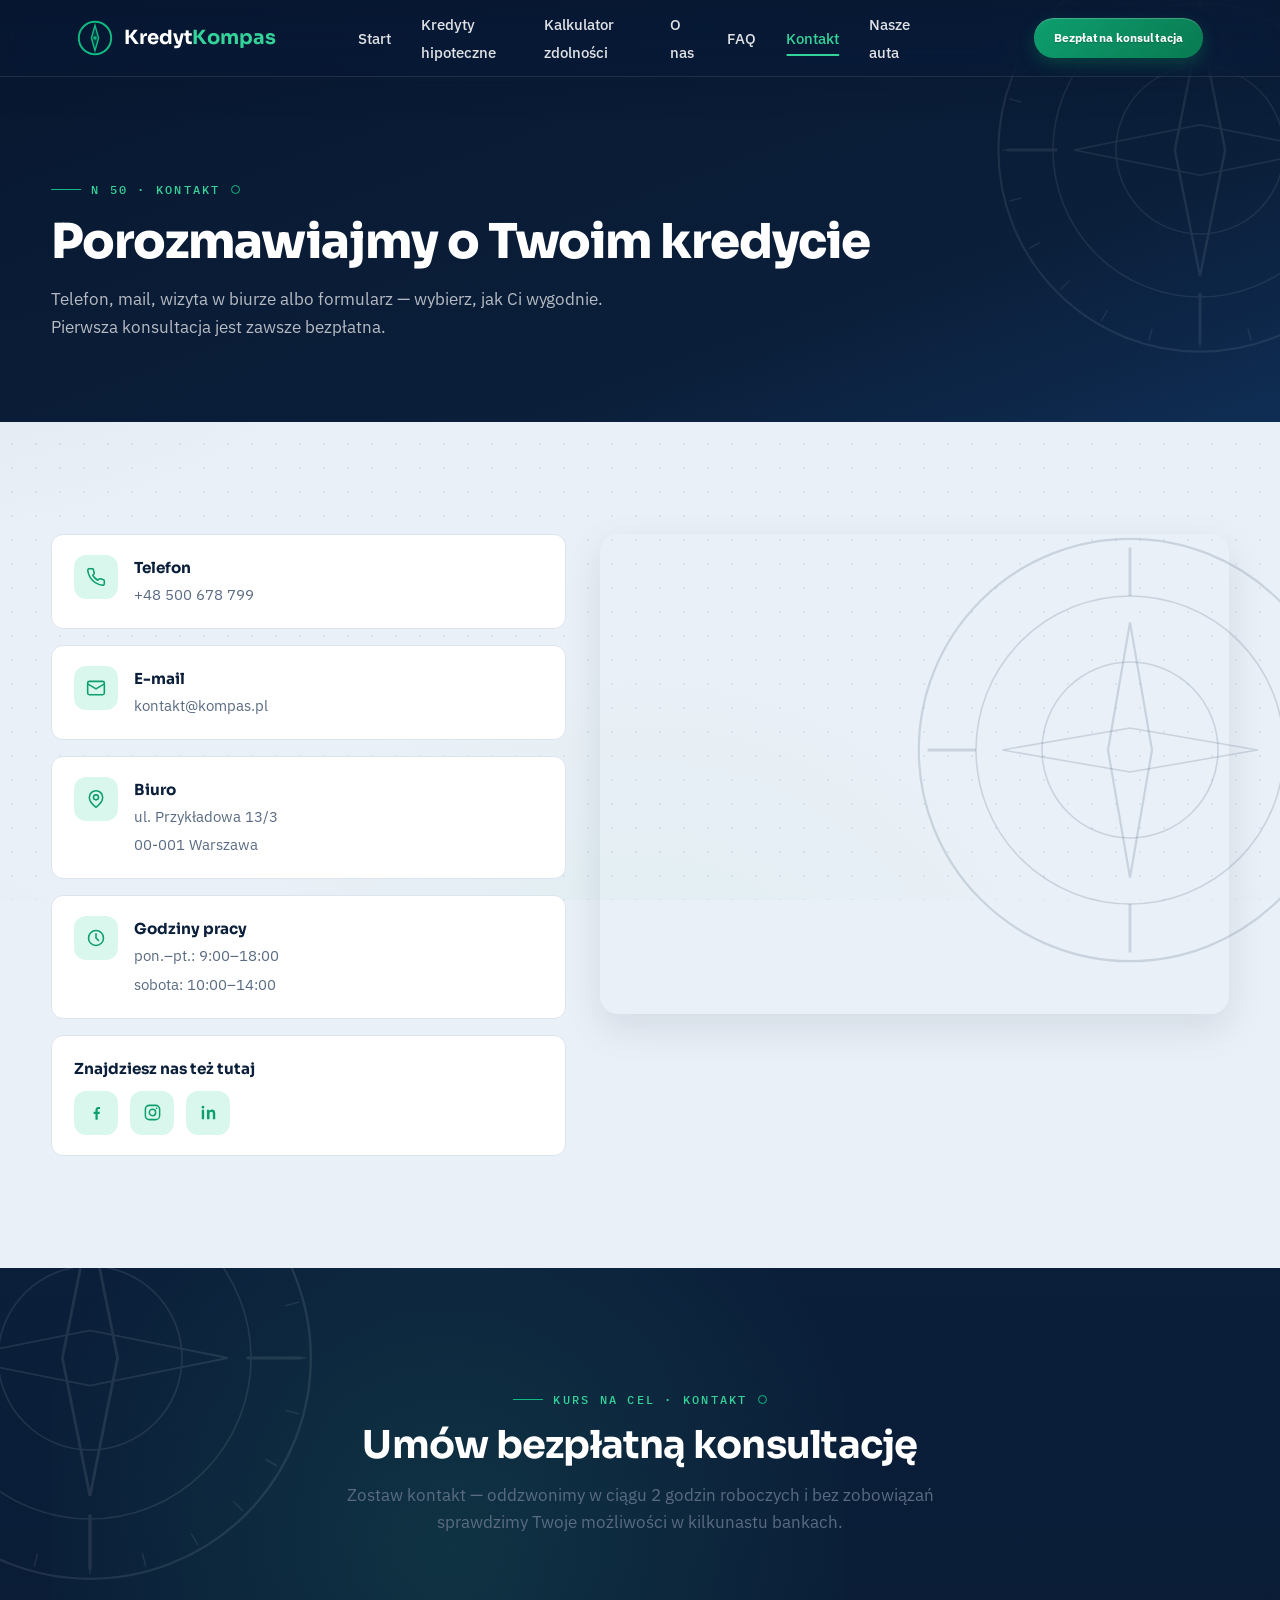
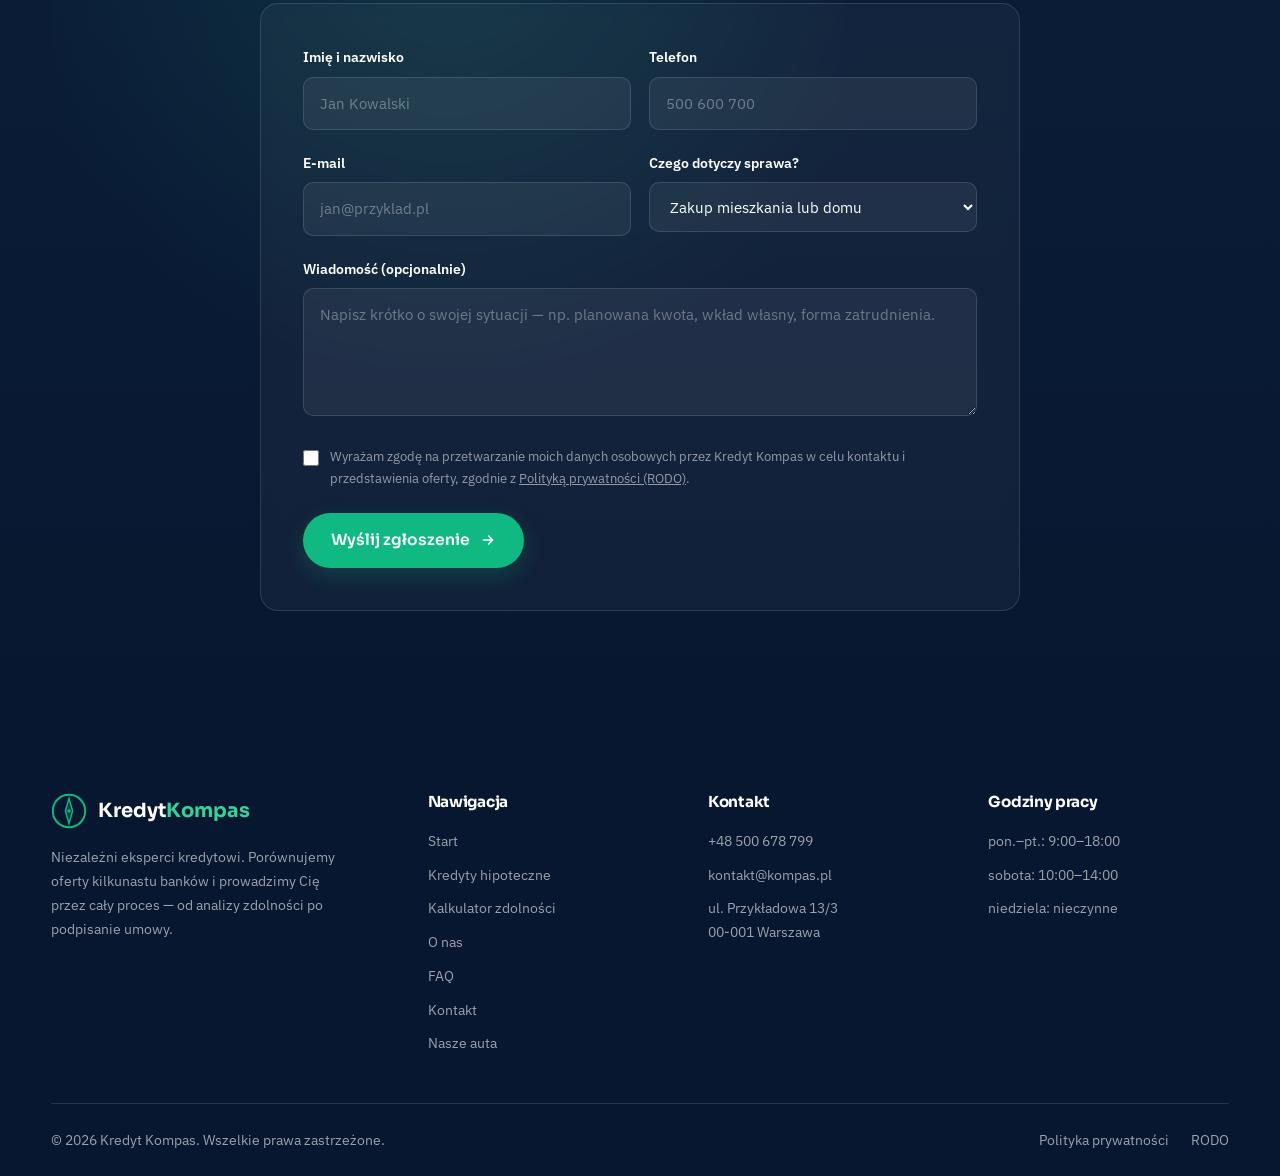
<file: auta-iaai/demo/pages/kontakt.html>
<!DOCTYPE html>
<html lang="pl">
<head>
<meta charset="UTF-8">
<meta name="viewport" content="width=device-width, initial-scale=1.0">
<title>Kontakt — Kredyt Kompas</title>
<link rel="preconnect" href="https://fonts.googleapis.com">
<link rel="preconnect" href="https://fonts.gstatic.com" crossorigin>
<meta name="theme-color" content="#081730">
<link rel="icon" href="data:image/svg+xml,%3Csvg xmlns='http://www.w3.org/2000/svg' viewBox='0 0 40 40'%3E%3Ccircle cx='20' cy='20' r='18' fill='none' stroke='%2310B981' stroke-width='3'/%3E%3Cpath d='M20 6 L24 20 L20 34 L16 20 Z' fill='%2310B981'/%3E%3C/svg%3E">
<link rel="stylesheet" href="https://fonts.googleapis.com/css2?family=Sora:wght@400;600;700;800&family=IBM+Plex+Sans:wght@400;500;600&family=IBM+Plex+Mono:wght@400;500;600&display=swap">
<link rel="stylesheet" href="assets/styles.css">
</head>
<body>
<header class="nav on-hero"><div class="container nav-inner">
<a href="index.html" class="logo" aria-label="Kredyt Kompas — strona główna">
<svg viewBox="0 0 40 40" fill="none" xmlns="http://www.w3.org/2000/svg" aria-hidden="true"><circle cx="20" cy="20" r="18" stroke="#10B981" stroke-width="2.2"/><circle cx="20" cy="20" r="2" fill="#10B981"/><path class="needle" d="M20 6 L24 20 L20 34 L16 20 Z" fill="#10B981" fill-opacity=".25" stroke="#10B981" stroke-width="1.6"/></svg>
<span>Kredyt<em>Kompas</em></span></a>
<nav aria-label="Menu główne"><ul class="nav-links">
<li><a href="index.html">Start</a></li>
<li><a href="kredyty-hipoteczne.html">Kredyty hipoteczne</a></li>
<li><a href="kalkulator.html">Kalkulator zdolności</a></li>
<li><a href="o-nas.html">O nas</a></li>
<li><a href="faq.html">FAQ</a></li>
<li><a href="kontakt.html" class="active">Kontakt</a></li>
<li><a href="nasze-auta.html">Nasze auta</a></li>
</ul></nav>
<a class="nav-cta" href="kontakt.html#formularz">Bezpłatna konsultacja</a>
<button class="burger" aria-label="Otwórz menu" aria-expanded="false"><span></span><span></span><span></span></button>
</div></header>
<main id="main">
<section class="page-hero on-dark"><div class="rose-bg" style="color:#fff"><svg viewBox="0 0 200 200" fill="none" xmlns="http://www.w3.org/2000/svg" aria-hidden="true">
<circle cx="100" cy="100" r="96" stroke="currentColor" stroke-width="1"/>
<circle cx="100" cy="100" r="70" stroke="currentColor" stroke-width="0.7"/>
<circle cx="100" cy="100" r="40" stroke="currentColor" stroke-width="0.7"/>
<path d="M100 8v24M100 168v24M8 100h24M168 100h24" stroke="currentColor" stroke-width="1.4"/>
<path d="M100 40 L112 100 L100 160 L88 100 Z" stroke="currentColor" stroke-width="1.2"/>
<path d="M40 100 L100 88 L160 100 L100 112 Z" stroke="currentColor" stroke-width="0.8"/>
<g stroke="currentColor" stroke-width="0.6"><line x1="100" y1="6" x2="100" y2="12" transform="rotate(0 100 100)"/><line x1="100" y1="6" x2="100" y2="12" transform="rotate(15 100 100)"/><line x1="100" y1="6" x2="100" y2="12" transform="rotate(30 100 100)"/><line x1="100" y1="6" x2="100" y2="12" transform="rotate(45 100 100)"/><line x1="100" y1="6" x2="100" y2="12" transform="rotate(60 100 100)"/><line x1="100" y1="6" x2="100" y2="12" transform="rotate(75 100 100)"/><line x1="100" y1="6" x2="100" y2="12" transform="rotate(90 100 100)"/><line x1="100" y1="6" x2="100" y2="12" transform="rotate(105 100 100)"/><line x1="100" y1="6" x2="100" y2="12" transform="rotate(120 100 100)"/><line x1="100" y1="6" x2="100" y2="12" transform="rotate(135 100 100)"/><line x1="100" y1="6" x2="100" y2="12" transform="rotate(150 100 100)"/><line x1="100" y1="6" x2="100" y2="12" transform="rotate(165 100 100)"/><line x1="100" y1="6" x2="100" y2="12" transform="rotate(180 100 100)"/><line x1="100" y1="6" x2="100" y2="12" transform="rotate(195 100 100)"/><line x1="100" y1="6" x2="100" y2="12" transform="rotate(210 100 100)"/><line x1="100" y1="6" x2="100" y2="12" transform="rotate(225 100 100)"/><line x1="100" y1="6" x2="100" y2="12" transform="rotate(240 100 100)"/><line x1="100" y1="6" x2="100" y2="12" transform="rotate(255 100 100)"/><line x1="100" y1="6" x2="100" y2="12" transform="rotate(270 100 100)"/><line x1="100" y1="6" x2="100" y2="12" transform="rotate(285 100 100)"/><line x1="100" y1="6" x2="100" y2="12" transform="rotate(300 100 100)"/><line x1="100" y1="6" x2="100" y2="12" transform="rotate(315 100 100)"/><line x1="100" y1="6" x2="100" y2="12" transform="rotate(330 100 100)"/><line x1="100" y1="6" x2="100" y2="12" transform="rotate(345 100 100)"/></g>
</svg></div>
<div class="container stagger"><span class="bearing">N 50 · Kontakt</span><h1>Porozmawiajmy o Twoim kredycie</h1><p>Telefon, mail, wizyta w biurze albo formularz — wybierz, jak Ci wygodnie. Pierwsza konsultacja jest zawsze bezpłatna.</p></div></section>
<section class="section">
<div class="container contact-grid">
<div class="cinfo reveal">
<div class="ci"><div class="icon"><svg width="20" height="20" viewBox="0 0 24 24" fill="none" stroke="currentColor" stroke-width="1.9" stroke-linecap="round" stroke-linejoin="round"><path d="M22 16.9v3a2 2 0 0 1-2.2 2 19.8 19.8 0 0 1-8.6-3.1 19.5 19.5 0 0 1-6-6A19.8 19.8 0 0 1 2.1 4.2 2 2 0 0 1 4.1 2h3a2 2 0 0 1 2 1.7c.1 1 .4 2 .7 2.8a2 2 0 0 1-.4 2.1L8.1 9.9a16 16 0 0 0 6 6l1.3-1.3a2 2 0 0 1 2.1-.4c.9.3 1.9.6 2.8.7a2 2 0 0 1 1.7 2z"/></svg></div><div><b>Telefon</b><a href="tel:+48500678799">+48 500 678 799</a></div></div>
<div class="ci"><div class="icon"><svg width="20" height="20" viewBox="0 0 24 24" fill="none" stroke="currentColor" stroke-width="1.9" stroke-linecap="round" stroke-linejoin="round"><rect x="2" y="4" width="20" height="16" rx="2"/><path d="m22 7-10 6L2 7"/></svg></div><div><b>E-mail</b><a href="mailto:kontakt@kompas.pl">kontakt@kompas.pl</a></div></div>
<div class="ci"><div class="icon"><svg width="20" height="20" viewBox="0 0 24 24" fill="none" stroke="currentColor" stroke-width="1.9" stroke-linecap="round" stroke-linejoin="round"><path d="M20 10c0 6-8 12-8 12s-8-6-8-12a8 8 0 0 1 16 0z"/><circle cx="12" cy="10" r="3"/></svg></div><div><b>Biuro</b><span>ul. Przykładowa 13/3<br>00-001 Warszawa</span></div></div>
<div class="ci"><div class="icon"><svg width="20" height="20" viewBox="0 0 24 24" fill="none" stroke="currentColor" stroke-width="1.9" stroke-linecap="round" stroke-linejoin="round"><circle cx="12" cy="12" r="9"/><path d="M12 7v5l3 3"/></svg></div><div><b>Godziny pracy</b><span>pon.–pt.: 9:00–18:00<br>sobota: 10:00–14:00</span></div></div>
<div class="ci" style="align-items:center"><div><b style="margin-bottom:10px">Znajdziesz nas też tutaj</b>
<div class="socials" style="margin-top:8px">
<a href="#" aria-label="Facebook"><svg width="19" height="19" viewBox="0 0 24 24" fill="currentColor"><path d="M13.5 21v-7h2.4l.4-3h-2.8V9.1c0-.9.3-1.5 1.6-1.5h1.3V5c-.3 0-1.1-.1-2.1-.1-2.1 0-3.6 1.3-3.6 3.7V11H8.3v3h2.4v7z"/></svg></a><a href="#" aria-label="Instagram"><svg width="19" height="19" viewBox="0 0 24 24" fill="none" stroke="currentColor" stroke-width="1.9"><rect x="3" y="3" width="18" height="18" rx="5"/><circle cx="12" cy="12" r="4"/><circle cx="17.2" cy="6.8" r="1" fill="currentColor" stroke="none"/></svg></a><a href="#" aria-label="LinkedIn"><svg width="19" height="19" viewBox="0 0 24 24" fill="currentColor"><path d="M6.5 8.5v12h-3v-12zM5 3.5a1.8 1.8 0 1 1 0 3.6 1.8 1.8 0 0 1 0-3.6zM10 8.5h2.9v1.6c.5-.9 1.7-1.9 3.5-1.9 3 0 4.1 1.9 4.1 4.8v7.5h-3v-6.8c0-1.7-.4-2.8-1.9-2.8-1.6 0-2.3 1.1-2.3 2.8v6.8H10z"/></svg></a>
</div></div></div>
</div>
<div class="reveal d1">
<iframe class="map-frame" style="height:100%;min-height:480px" title="Mapa dojazdu — Kredyt Kompas, Warszawa" loading="lazy" referrerpolicy="no-referrer-when-downgrade"
src="https://www.google.com/maps?q=Warszawa%20Centrum&output=embed"></iframe>
</div>
</div>
</section><!-- Formularz kontaktowy — zawsze ostatnia sekcja -->
<section class="section form-section on-dark" id="formularz">
<div class="rose-bg" style="color:#fff"><svg viewBox="0 0 200 200" fill="none" xmlns="http://www.w3.org/2000/svg" aria-hidden="true">
<circle cx="100" cy="100" r="96" stroke="currentColor" stroke-width="1"/>
<circle cx="100" cy="100" r="70" stroke="currentColor" stroke-width="0.7"/>
<circle cx="100" cy="100" r="40" stroke="currentColor" stroke-width="0.7"/>
<path d="M100 8v24M100 168v24M8 100h24M168 100h24" stroke="currentColor" stroke-width="1.4"/>
<path d="M100 40 L112 100 L100 160 L88 100 Z" stroke="currentColor" stroke-width="1.2"/>
<path d="M40 100 L100 88 L160 100 L100 112 Z" stroke="currentColor" stroke-width="0.8"/>
<g stroke="currentColor" stroke-width="0.6"><line x1="100" y1="6" x2="100" y2="12" transform="rotate(0 100 100)"/><line x1="100" y1="6" x2="100" y2="12" transform="rotate(15 100 100)"/><line x1="100" y1="6" x2="100" y2="12" transform="rotate(30 100 100)"/><line x1="100" y1="6" x2="100" y2="12" transform="rotate(45 100 100)"/><line x1="100" y1="6" x2="100" y2="12" transform="rotate(60 100 100)"/><line x1="100" y1="6" x2="100" y2="12" transform="rotate(75 100 100)"/><line x1="100" y1="6" x2="100" y2="12" transform="rotate(90 100 100)"/><line x1="100" y1="6" x2="100" y2="12" transform="rotate(105 100 100)"/><line x1="100" y1="6" x2="100" y2="12" transform="rotate(120 100 100)"/><line x1="100" y1="6" x2="100" y2="12" transform="rotate(135 100 100)"/><line x1="100" y1="6" x2="100" y2="12" transform="rotate(150 100 100)"/><line x1="100" y1="6" x2="100" y2="12" transform="rotate(165 100 100)"/><line x1="100" y1="6" x2="100" y2="12" transform="rotate(180 100 100)"/><line x1="100" y1="6" x2="100" y2="12" transform="rotate(195 100 100)"/><line x1="100" y1="6" x2="100" y2="12" transform="rotate(210 100 100)"/><line x1="100" y1="6" x2="100" y2="12" transform="rotate(225 100 100)"/><line x1="100" y1="6" x2="100" y2="12" transform="rotate(240 100 100)"/><line x1="100" y1="6" x2="100" y2="12" transform="rotate(255 100 100)"/><line x1="100" y1="6" x2="100" y2="12" transform="rotate(270 100 100)"/><line x1="100" y1="6" x2="100" y2="12" transform="rotate(285 100 100)"/><line x1="100" y1="6" x2="100" y2="12" transform="rotate(300 100 100)"/><line x1="100" y1="6" x2="100" y2="12" transform="rotate(315 100 100)"/><line x1="100" y1="6" x2="100" y2="12" transform="rotate(330 100 100)"/><line x1="100" y1="6" x2="100" y2="12" transform="rotate(345 100 100)"/></g>
</svg></div>
<div class="container">
<div class="section-head center reveal"><span class="bearing">Kurs na cel · Kontakt</span>
<h2>Umów bezpłatną konsultację</h2>
<p>Zostaw kontakt — oddzwonimy w ciągu 2 godzin roboczych i bez zobowiązań sprawdzimy Twoje możliwości w kilkunastu bankach.</p></div>
<div style="max-width:760px;margin-inline:auto" class="reveal d1">
<div class="form-card">
<form data-demo novalidate action="https://formspree.io/f/YOUR_FORM_ID" method="POST">
<input type="text" name="_gotcha" tabindex="-1" autocomplete="off" aria-hidden="true" style="position:absolute;left:-9999px;width:1px;height:1px;overflow:hidden">
<input type="hidden" name="_subject" value="Nowe zgłoszenie z kredytkompas.pl">
<div class="field-row">
<div class="field"><label for="fc-name">Imię i nazwisko</label>
<input id="fc-name" name="name" type="text" required placeholder="Jan Kowalski" autocomplete="name">
<span class="err-msg">Podaj imię i nazwisko.</span></div>
<div class="field"><label for="fc-phone">Telefon</label>
<input id="fc-phone" name="phone" type="tel" required pattern="[0-9+ ]{9,}" placeholder="500 600 700" autocomplete="tel">
<span class="err-msg">Podaj poprawny numer telefonu.</span></div>
</div>
<div class="field-row">
<div class="field"><label for="fc-email">E-mail</label>
<input id="fc-email" name="email" type="email" required placeholder="jan@przyklad.pl" autocomplete="email">
<span class="err-msg">Podaj poprawny adres e-mail.</span></div>
<div class="field"><label for="fc-topic">Czego dotyczy sprawa?</label>
<select id="fc-topic" name="topic"><option>Zakup mieszkania lub domu</option><option>Budowa domu</option><option>Refinansowanie kredytu</option><option>Działalność gospodarcza (B2B)</option><option>Inny temat</option></select></div>
</div>
<div class="field"><label for="fc-msg">Wiadomość (opcjonalnie)</label>
<textarea id="fc-msg" name="message" rows="4" placeholder="Napisz krótko o swojej sytuacji — np. planowana kwota, wkład własny, forma zatrudnienia."></textarea></div>
<label class="consent"><input type="checkbox" required>
<span>Wyrażam zgodę na przetwarzanie moich danych osobowych przez Kredyt Kompas w celu kontaktu i przedstawienia oferty, zgodnie z <a href="polityka-prywatnosci.html" style="text-decoration:underline">Polityką prywatności (RODO)</a>.</span></label>
<button class="btn btn-primary" type="submit">Wyślij zgłoszenie <svg width="16" height="16" viewBox="0 0 24 24" fill="none" stroke="currentColor" stroke-width="2.2" stroke-linecap="round" stroke-linejoin="round" aria-hidden="true"><path d="M5 12h14M13 6l6 6-6 6"/></svg></button>
</form>
<div class="form-ok"><b>Dziękujemy!</b> Twoje zgłoszenie zostało przyjęte. Doradca Kredyt Kompas skontaktuje się z Tobą w ciągu 2 godzin roboczych.</div>
</div></div></div></section></main>
<footer><div class="container">
<div class="foot-grid">
<div><a href="index.html" class="logo" aria-label="Kredyt Kompas — strona główna">
<svg viewBox="0 0 40 40" fill="none" xmlns="http://www.w3.org/2000/svg" aria-hidden="true"><circle cx="20" cy="20" r="18" stroke="#10B981" stroke-width="2.2"/><circle cx="20" cy="20" r="2" fill="#10B981"/><path class="needle" d="M20 6 L24 20 L20 34 L16 20 Z" fill="#10B981" fill-opacity=".25" stroke="#10B981" stroke-width="1.6"/></svg>
<span>Kredyt<em>Kompas</em></span></a>
<p style="max-width:300px">Niezależni eksperci kredytowi. Porównujemy oferty kilkunastu banków i prowadzimy Cię przez cały proces — od analizy zdolności po podpisanie umowy.</p></div>
<div><h4>Nawigacja</h4><ul>
<li><a href="index.html">Start</a></li><li><a href="kredyty-hipoteczne.html">Kredyty hipoteczne</a></li>
<li><a href="kalkulator.html">Kalkulator zdolności</a></li><li><a href="o-nas.html">O nas</a></li>
<li><a href="faq.html">FAQ</a></li><li><a href="kontakt.html">Kontakt</a></li><li><a href="nasze-auta.html">Nasze auta</a></li></ul></div>
<div><h4>Kontakt</h4><ul>
<li><a href="tel:+48500678799">+48 500 678 799</a></li>
<li><a href="mailto:kontakt@kompas.pl">kontakt@kompas.pl</a></li>
<li>ul. Przykładowa 13/3<br>00-001 Warszawa</li></ul></div>
<div><h4>Godziny pracy</h4><ul>
<li>pon.–pt.: 9:00–18:00</li><li>sobota: 10:00–14:00</li><li>niedziela: nieczynne</li></ul></div>
</div>
<div class="foot-bottom">
<span>© 2026 Kredyt Kompas. Wszelkie prawa zastrzeżone.</span>
<div class="legal"><a href="polityka-prywatnosci.html">Polityka prywatności</a><a href="polityka-prywatnosci.html#rodo">RODO</a></div>
</div></div></footer>
<script src="assets/script.js"></script>

</body></html>
</file>
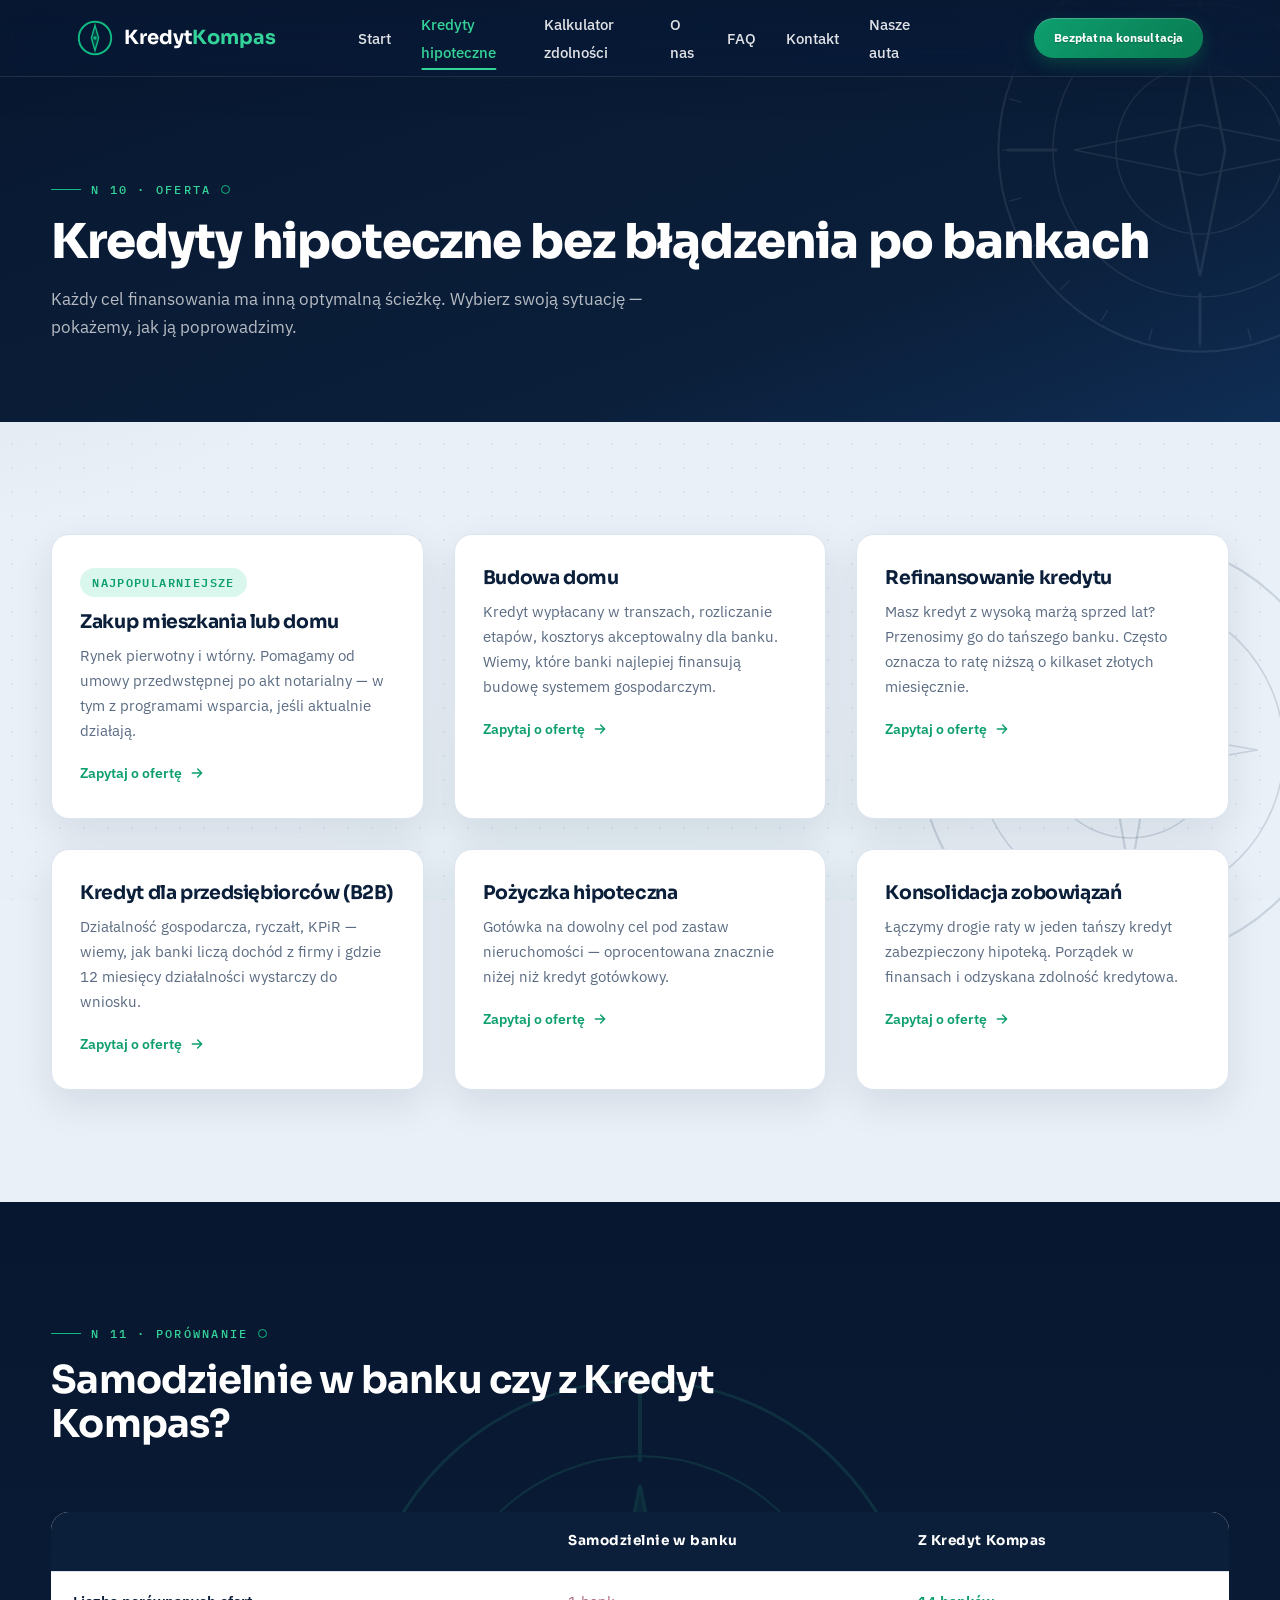
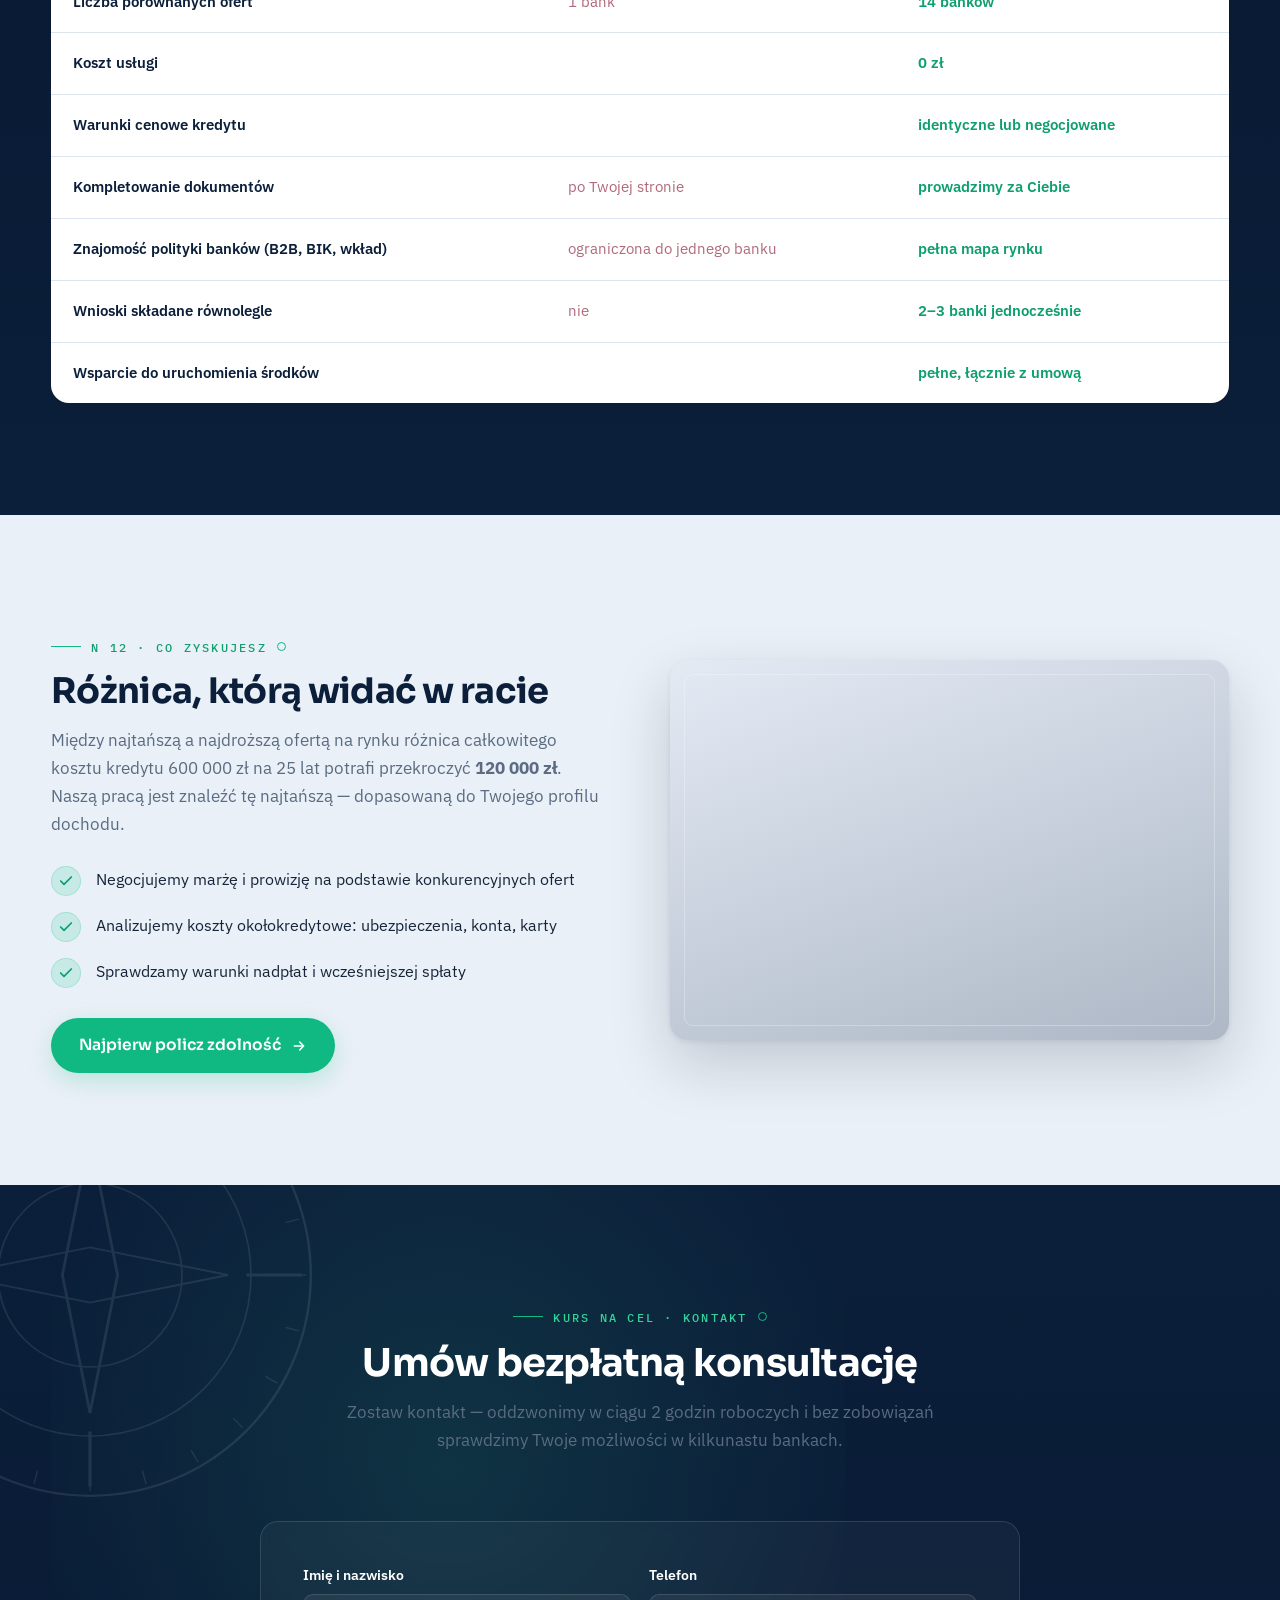
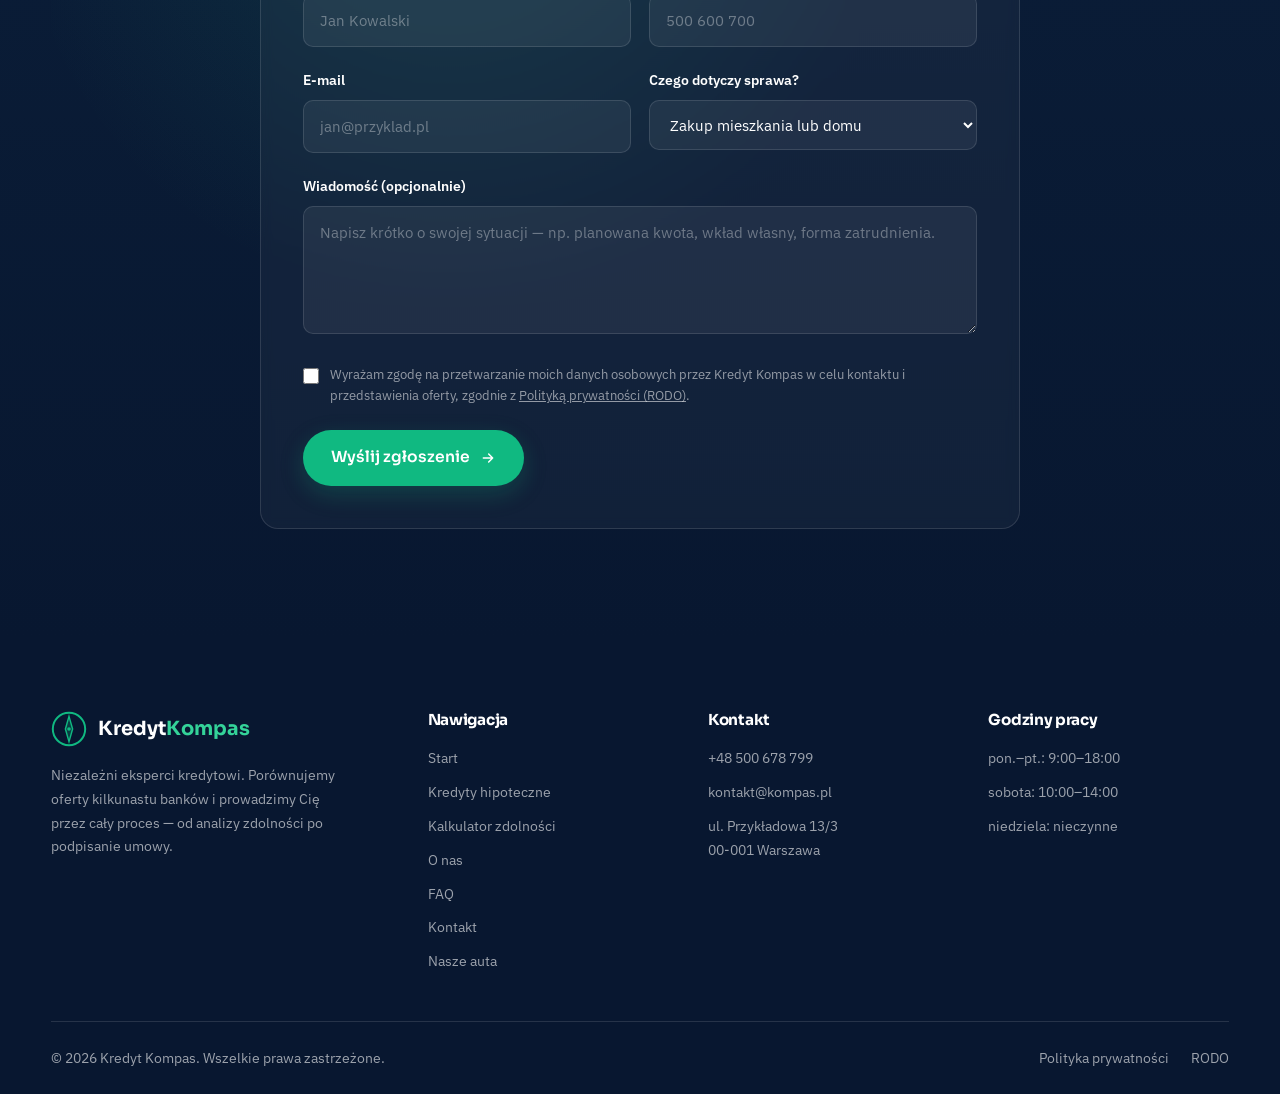
<file: auta-iaai/demo/pages/kredyty-hipoteczne.html>
<!DOCTYPE html>
<html lang="pl">
<head>
<meta charset="UTF-8">
<meta name="viewport" content="width=device-width, initial-scale=1.0">
<title>Kredyty hipoteczne — Kredyt Kompas</title>
<link rel="preconnect" href="https://fonts.googleapis.com">
<link rel="preconnect" href="https://fonts.gstatic.com" crossorigin>
<meta name="theme-color" content="#081730">
<link rel="icon" href="data:image/svg+xml,%3Csvg xmlns='http://www.w3.org/2000/svg' viewBox='0 0 40 40'%3E%3Ccircle cx='20' cy='20' r='18' fill='none' stroke='%2310B981' stroke-width='3'/%3E%3Cpath d='M20 6 L24 20 L20 34 L16 20 Z' fill='%2310B981'/%3E%3C/svg%3E">
<link rel="stylesheet" href="https://fonts.googleapis.com/css2?family=Sora:wght@400;600;700;800&family=IBM+Plex+Sans:wght@400;500;600&family=IBM+Plex+Mono:wght@400;500;600&display=swap">
<link rel="stylesheet" href="assets/styles.css">
</head>
<body>
<header class="nav on-hero"><div class="container nav-inner">
<a href="index.html" class="logo" aria-label="Kredyt Kompas — strona główna">
<svg viewBox="0 0 40 40" fill="none" xmlns="http://www.w3.org/2000/svg" aria-hidden="true"><circle cx="20" cy="20" r="18" stroke="#10B981" stroke-width="2.2"/><circle cx="20" cy="20" r="2" fill="#10B981"/><path class="needle" d="M20 6 L24 20 L20 34 L16 20 Z" fill="#10B981" fill-opacity=".25" stroke="#10B981" stroke-width="1.6"/></svg>
<span>Kredyt<em>Kompas</em></span></a>
<nav aria-label="Menu główne"><ul class="nav-links">
<li><a href="index.html">Start</a></li>
<li><a href="kredyty-hipoteczne.html" class="active">Kredyty hipoteczne</a></li>
<li><a href="kalkulator.html">Kalkulator zdolności</a></li>
<li><a href="o-nas.html">O nas</a></li>
<li><a href="faq.html">FAQ</a></li>
<li><a href="kontakt.html">Kontakt</a></li>
<li><a href="nasze-auta.html">Nasze auta</a></li>
</ul></nav>
<a class="nav-cta" href="kontakt.html#formularz">Bezpłatna konsultacja</a>
<button class="burger" aria-label="Otwórz menu" aria-expanded="false"><span></span><span></span><span></span></button>
</div></header>
<main id="main">
<section class="page-hero on-dark"><div class="rose-bg" style="color:#fff"><svg viewBox="0 0 200 200" fill="none" xmlns="http://www.w3.org/2000/svg" aria-hidden="true">
<circle cx="100" cy="100" r="96" stroke="currentColor" stroke-width="1"/>
<circle cx="100" cy="100" r="70" stroke="currentColor" stroke-width="0.7"/>
<circle cx="100" cy="100" r="40" stroke="currentColor" stroke-width="0.7"/>
<path d="M100 8v24M100 168v24M8 100h24M168 100h24" stroke="currentColor" stroke-width="1.4"/>
<path d="M100 40 L112 100 L100 160 L88 100 Z" stroke="currentColor" stroke-width="1.2"/>
<path d="M40 100 L100 88 L160 100 L100 112 Z" stroke="currentColor" stroke-width="0.8"/>
<g stroke="currentColor" stroke-width="0.6"><line x1="100" y1="6" x2="100" y2="12" transform="rotate(0 100 100)"/><line x1="100" y1="6" x2="100" y2="12" transform="rotate(15 100 100)"/><line x1="100" y1="6" x2="100" y2="12" transform="rotate(30 100 100)"/><line x1="100" y1="6" x2="100" y2="12" transform="rotate(45 100 100)"/><line x1="100" y1="6" x2="100" y2="12" transform="rotate(60 100 100)"/><line x1="100" y1="6" x2="100" y2="12" transform="rotate(75 100 100)"/><line x1="100" y1="6" x2="100" y2="12" transform="rotate(90 100 100)"/><line x1="100" y1="6" x2="100" y2="12" transform="rotate(105 100 100)"/><line x1="100" y1="6" x2="100" y2="12" transform="rotate(120 100 100)"/><line x1="100" y1="6" x2="100" y2="12" transform="rotate(135 100 100)"/><line x1="100" y1="6" x2="100" y2="12" transform="rotate(150 100 100)"/><line x1="100" y1="6" x2="100" y2="12" transform="rotate(165 100 100)"/><line x1="100" y1="6" x2="100" y2="12" transform="rotate(180 100 100)"/><line x1="100" y1="6" x2="100" y2="12" transform="rotate(195 100 100)"/><line x1="100" y1="6" x2="100" y2="12" transform="rotate(210 100 100)"/><line x1="100" y1="6" x2="100" y2="12" transform="rotate(225 100 100)"/><line x1="100" y1="6" x2="100" y2="12" transform="rotate(240 100 100)"/><line x1="100" y1="6" x2="100" y2="12" transform="rotate(255 100 100)"/><line x1="100" y1="6" x2="100" y2="12" transform="rotate(270 100 100)"/><line x1="100" y1="6" x2="100" y2="12" transform="rotate(285 100 100)"/><line x1="100" y1="6" x2="100" y2="12" transform="rotate(300 100 100)"/><line x1="100" y1="6" x2="100" y2="12" transform="rotate(315 100 100)"/><line x1="100" y1="6" x2="100" y2="12" transform="rotate(330 100 100)"/><line x1="100" y1="6" x2="100" y2="12" transform="rotate(345 100 100)"/></g>
</svg></div>
<div class="container stagger"><span class="bearing">N 10 · Oferta</span><h1>Kredyty hipoteczne bez błądzenia po bankach</h1><p>Każdy cel finansowania ma inną optymalną ścieżkę. Wybierz swoją sytuację — pokażemy, jak ją poprowadzimy.</p></div></section>
<section class="section">
<div class="container">
<div class="grid cols-3">
<div class="card reveal"><span class="pill">Najpopularniejsze</span><h3 style="margin-top:14px">Zakup mieszkania lub domu</h3><p>Rynek pierwotny i wtórny. Pomagamy od umowy przedwstępnej po akt notarialny — w tym z programami wsparcia, jeśli aktualnie działają.</p><a class="more" href="kontakt.html#formularz">Zapytaj o ofertę <svg width="16" height="16" viewBox="0 0 24 24" fill="none" stroke="currentColor" stroke-width="2.2" stroke-linecap="round" stroke-linejoin="round" aria-hidden="true"><path d="M5 12h14M13 6l6 6-6 6"/></svg></a></div>
<div class="card reveal d1"><h3>Budowa domu</h3><p>Kredyt wypłacany w transzach, rozliczanie etapów, kosztorys akceptowalny dla banku. Wiemy, które banki najlepiej finansują budowę systemem gospodarczym.</p><a class="more" href="kontakt.html#formularz">Zapytaj o ofertę <svg width="16" height="16" viewBox="0 0 24 24" fill="none" stroke="currentColor" stroke-width="2.2" stroke-linecap="round" stroke-linejoin="round" aria-hidden="true"><path d="M5 12h14M13 6l6 6-6 6"/></svg></a></div>
<div class="card reveal d2"><h3>Refinansowanie kredytu</h3><p>Masz kredyt z wysoką marżą sprzed lat? Przenosimy go do tańszego banku. Często oznacza to ratę niższą o kilkaset złotych miesięcznie.</p><a class="more" href="kontakt.html#formularz">Zapytaj o ofertę <svg width="16" height="16" viewBox="0 0 24 24" fill="none" stroke="currentColor" stroke-width="2.2" stroke-linecap="round" stroke-linejoin="round" aria-hidden="true"><path d="M5 12h14M13 6l6 6-6 6"/></svg></a></div>
<div class="card reveal"><h3>Kredyt dla przedsiębiorców (B2B)</h3><p>Działalność gospodarcza, ryczałt, KPiR — wiemy, jak banki liczą dochód z firmy i gdzie 12 miesięcy działalności wystarczy do wniosku.</p><a class="more" href="kontakt.html#formularz">Zapytaj o ofertę <svg width="16" height="16" viewBox="0 0 24 24" fill="none" stroke="currentColor" stroke-width="2.2" stroke-linecap="round" stroke-linejoin="round" aria-hidden="true"><path d="M5 12h14M13 6l6 6-6 6"/></svg></a></div>
<div class="card reveal d1"><h3>Pożyczka hipoteczna</h3><p>Gotówka na dowolny cel pod zastaw nieruchomości — oprocentowana znacznie niżej niż kredyt gotówkowy.</p><a class="more" href="kontakt.html#formularz">Zapytaj o ofertę <svg width="16" height="16" viewBox="0 0 24 24" fill="none" stroke="currentColor" stroke-width="2.2" stroke-linecap="round" stroke-linejoin="round" aria-hidden="true"><path d="M5 12h14M13 6l6 6-6 6"/></svg></a></div>
<div class="card reveal d2"><h3>Konsolidacja zobowiązań</h3><p>Łączymy drogie raty w jeden tańszy kredyt zabezpieczony hipoteką. Porządek w finansach i odzyskana zdolność kredytowa.</p><a class="more" href="kontakt.html#formularz">Zapytaj o ofertę <svg width="16" height="16" viewBox="0 0 24 24" fill="none" stroke="currentColor" stroke-width="2.2" stroke-linecap="round" stroke-linejoin="round" aria-hidden="true"><path d="M5 12h14M13 6l6 6-6 6"/></svg></a></div>
</div>
</div>
</section>

<section class="section dark on-dark compass-section">
<div class="kompas-mark" aria-hidden="true"><svg viewBox="0 0 200 200" fill="none" xmlns="http://www.w3.org/2000/svg">
<circle cx="100" cy="100" r="96" stroke="currentColor" stroke-width="1"/>
<circle cx="100" cy="100" r="70" stroke="currentColor" stroke-width="0.7"/>
<circle cx="100" cy="100" r="40" stroke="currentColor" stroke-width="0.7"/>
<path d="M100 8v24M100 168v24M8 100h24M168 100h24" stroke="currentColor" stroke-width="1.4"/>
<path d="M100 40 L112 100 L100 160 L88 100 Z" fill="currentColor" fill-opacity=".5" stroke="currentColor" stroke-width="1.2"/>
<path d="M40 100 L100 88 L160 100 L100 112 Z" stroke="currentColor" stroke-width="0.8"/>
</svg></div>
<div class="container">
<div class="section-head reveal"><span class="bearing">N 11 · Porównanie</span>
<h2>Samodzielnie w banku czy z Kredyt Kompas?</h2></div>
<div class="reveal" style="overflow-x:auto">
<table class="compare">
<thead><tr><th></th><th>Samodzielnie w banku</th><th>Z Kredyt Kompas</th></tr></thead>
<tbody>
<tr><td>Liczba porównanych ofert</td><td class="no">1 bank</td><td class="yes">14 banków</td></tr>
<tr><td>Koszt usługi</td><td>—</td><td class="yes">0 zł</td></tr>
<tr><td>Warunki cenowe kredytu</td><td>standardowe</td><td class="yes">identyczne lub negocjowane</td></tr>
<tr><td>Kompletowanie dokumentów</td><td class="no">po Twojej stronie</td><td class="yes">prowadzimy za Ciebie</td></tr>
<tr><td>Znajomość polityki banków (B2B, BIK, wkład)</td><td class="no">ograniczona do jednego banku</td><td class="yes">pełna mapa rynku</td></tr>
<tr><td>Wnioski składane równolegle</td><td class="no">nie</td><td class="yes">2–3 banki jednocześnie</td></tr>
<tr><td>Wsparcie do uruchomienia środków</td><td>częściowe</td><td class="yes">pełne, łącznie z umową</td></tr>
</tbody></table>
</div>
</div>
</section>

<section class="section">
<div class="container split">
<div class="reveal">
<span class="bearing">N 12 · Co zyskujesz</span>
<h2 style="font-size:clamp(1.6rem,2.8vw,2.2rem);margin-bottom:14px">Różnica, którą widać w racie</h2>
<p style="color:var(--muted)">Między najtańszą a najdroższą ofertą na rynku różnica całkowitego kosztu kredytu 600 000 zł na 25 lat potrafi przekroczyć <b>120 000 zł</b>. Naszą pracą jest znaleźć tę najtańszą — dopasowaną do Twojego profilu dochodu.</p>
<ul class="checks">
<li><svg width="18" height="18" viewBox="0 0 24 24" fill="none" stroke="currentColor" stroke-width="2.6" stroke-linecap="round" stroke-linejoin="round" aria-hidden="true"><path d="M20 6 9 17l-5-5"/></svg><span>Negocjujemy marżę i prowizję na podstawie konkurencyjnych ofert</span></li>
<li><svg width="18" height="18" viewBox="0 0 24 24" fill="none" stroke="currentColor" stroke-width="2.6" stroke-linecap="round" stroke-linejoin="round" aria-hidden="true"><path d="M20 6 9 17l-5-5"/></svg><span>Analizujemy koszty okołokredytowe: ubezpieczenia, konta, karty</span></li>
<li><svg width="18" height="18" viewBox="0 0 24 24" fill="none" stroke="currentColor" stroke-width="2.6" stroke-linecap="round" stroke-linejoin="round" aria-hidden="true"><path d="M20 6 9 17l-5-5"/></svg><span>Sprawdzamy warunki nadpłat i wcześniejszej spłaty</span></li>
</ul>
<a class="btn btn-primary" href="kalkulator.html" style="margin-top:30px">Najpierw policz zdolność <svg width="16" height="16" viewBox="0 0 24 24" fill="none" stroke="currentColor" stroke-width="2.2" stroke-linecap="round" stroke-linejoin="round" aria-hidden="true"><path d="M5 12h14M13 6l6 6-6 6"/></svg></a>
</div>
<div class="visual reveal d1" style="background-image:url('https://images.unsplash.com/photo-1560518883-ce09059eeffa?auto=format&fit=crop&w=1200&q=80')" role="img" aria-label="Klucze do nowego mieszkania"></div>
</div>
</section><!-- Formularz kontaktowy — zawsze ostatnia sekcja -->
<section class="section form-section on-dark" id="formularz">
<div class="rose-bg" style="color:#fff"><svg viewBox="0 0 200 200" fill="none" xmlns="http://www.w3.org/2000/svg" aria-hidden="true">
<circle cx="100" cy="100" r="96" stroke="currentColor" stroke-width="1"/>
<circle cx="100" cy="100" r="70" stroke="currentColor" stroke-width="0.7"/>
<circle cx="100" cy="100" r="40" stroke="currentColor" stroke-width="0.7"/>
<path d="M100 8v24M100 168v24M8 100h24M168 100h24" stroke="currentColor" stroke-width="1.4"/>
<path d="M100 40 L112 100 L100 160 L88 100 Z" stroke="currentColor" stroke-width="1.2"/>
<path d="M40 100 L100 88 L160 100 L100 112 Z" stroke="currentColor" stroke-width="0.8"/>
<g stroke="currentColor" stroke-width="0.6"><line x1="100" y1="6" x2="100" y2="12" transform="rotate(0 100 100)"/><line x1="100" y1="6" x2="100" y2="12" transform="rotate(15 100 100)"/><line x1="100" y1="6" x2="100" y2="12" transform="rotate(30 100 100)"/><line x1="100" y1="6" x2="100" y2="12" transform="rotate(45 100 100)"/><line x1="100" y1="6" x2="100" y2="12" transform="rotate(60 100 100)"/><line x1="100" y1="6" x2="100" y2="12" transform="rotate(75 100 100)"/><line x1="100" y1="6" x2="100" y2="12" transform="rotate(90 100 100)"/><line x1="100" y1="6" x2="100" y2="12" transform="rotate(105 100 100)"/><line x1="100" y1="6" x2="100" y2="12" transform="rotate(120 100 100)"/><line x1="100" y1="6" x2="100" y2="12" transform="rotate(135 100 100)"/><line x1="100" y1="6" x2="100" y2="12" transform="rotate(150 100 100)"/><line x1="100" y1="6" x2="100" y2="12" transform="rotate(165 100 100)"/><line x1="100" y1="6" x2="100" y2="12" transform="rotate(180 100 100)"/><line x1="100" y1="6" x2="100" y2="12" transform="rotate(195 100 100)"/><line x1="100" y1="6" x2="100" y2="12" transform="rotate(210 100 100)"/><line x1="100" y1="6" x2="100" y2="12" transform="rotate(225 100 100)"/><line x1="100" y1="6" x2="100" y2="12" transform="rotate(240 100 100)"/><line x1="100" y1="6" x2="100" y2="12" transform="rotate(255 100 100)"/><line x1="100" y1="6" x2="100" y2="12" transform="rotate(270 100 100)"/><line x1="100" y1="6" x2="100" y2="12" transform="rotate(285 100 100)"/><line x1="100" y1="6" x2="100" y2="12" transform="rotate(300 100 100)"/><line x1="100" y1="6" x2="100" y2="12" transform="rotate(315 100 100)"/><line x1="100" y1="6" x2="100" y2="12" transform="rotate(330 100 100)"/><line x1="100" y1="6" x2="100" y2="12" transform="rotate(345 100 100)"/></g>
</svg></div>
<div class="container">
<div class="section-head center reveal"><span class="bearing">Kurs na cel · Kontakt</span>
<h2>Umów bezpłatną konsultację</h2>
<p>Zostaw kontakt — oddzwonimy w ciągu 2 godzin roboczych i bez zobowiązań sprawdzimy Twoje możliwości w kilkunastu bankach.</p></div>
<div style="max-width:760px;margin-inline:auto" class="reveal d1">
<div class="form-card">
<form data-demo novalidate>
<div class="field-row">
<div class="field"><label for="fc-name">Imię i nazwisko</label>
<input id="fc-name" name="name" type="text" required placeholder="Jan Kowalski" autocomplete="name">
<span class="err-msg">Podaj imię i nazwisko.</span></div>
<div class="field"><label for="fc-phone">Telefon</label>
<input id="fc-phone" name="phone" type="tel" required pattern="[0-9+ ]{9,}" placeholder="500 600 700" autocomplete="tel">
<span class="err-msg">Podaj poprawny numer telefonu.</span></div>
</div>
<div class="field-row">
<div class="field"><label for="fc-email">E-mail</label>
<input id="fc-email" name="email" type="email" required placeholder="jan@przyklad.pl" autocomplete="email">
<span class="err-msg">Podaj poprawny adres e-mail.</span></div>
<div class="field"><label for="fc-topic">Czego dotyczy sprawa?</label>
<select id="fc-topic" name="topic"><option>Zakup mieszkania lub domu</option><option>Budowa domu</option><option>Refinansowanie kredytu</option><option>Działalność gospodarcza (B2B)</option><option>Inny temat</option></select></div>
</div>
<div class="field"><label for="fc-msg">Wiadomość (opcjonalnie)</label>
<textarea id="fc-msg" name="message" rows="4" placeholder="Napisz krótko o swojej sytuacji — np. planowana kwota, wkład własny, forma zatrudnienia."></textarea></div>
<label class="consent"><input type="checkbox" required>
<span>Wyrażam zgodę na przetwarzanie moich danych osobowych przez Kredyt Kompas w celu kontaktu i przedstawienia oferty, zgodnie z <a href="polityka-prywatnosci.html" style="text-decoration:underline">Polityką prywatności (RODO)</a>.</span></label>
<button class="btn btn-primary" type="submit">Wyślij zgłoszenie <svg width="16" height="16" viewBox="0 0 24 24" fill="none" stroke="currentColor" stroke-width="2.2" stroke-linecap="round" stroke-linejoin="round" aria-hidden="true"><path d="M5 12h14M13 6l6 6-6 6"/></svg></button>
</form>
<div class="form-ok"><b>Dziękujemy!</b> Twoje zgłoszenie zostało przyjęte. Doradca Kredyt Kompas skontaktuje się z Tobą w ciągu 2 godzin roboczych.</div>
</div></div></div></section></main>
<footer><div class="container">
<div class="foot-grid">
<div><a href="index.html" class="logo" aria-label="Kredyt Kompas — strona główna">
<svg viewBox="0 0 40 40" fill="none" xmlns="http://www.w3.org/2000/svg" aria-hidden="true"><circle cx="20" cy="20" r="18" stroke="#10B981" stroke-width="2.2"/><circle cx="20" cy="20" r="2" fill="#10B981"/><path class="needle" d="M20 6 L24 20 L20 34 L16 20 Z" fill="#10B981" fill-opacity=".25" stroke="#10B981" stroke-width="1.6"/></svg>
<span>Kredyt<em>Kompas</em></span></a>
<p style="max-width:300px">Niezależni eksperci kredytowi. Porównujemy oferty kilkunastu banków i prowadzimy Cię przez cały proces — od analizy zdolności po podpisanie umowy.</p></div>
<div><h4>Nawigacja</h4><ul>
<li><a href="index.html">Start</a></li><li><a href="kredyty-hipoteczne.html">Kredyty hipoteczne</a></li>
<li><a href="kalkulator.html">Kalkulator zdolności</a></li><li><a href="o-nas.html">O nas</a></li>
<li><a href="faq.html">FAQ</a></li><li><a href="kontakt.html">Kontakt</a></li><li><a href="nasze-auta.html">Nasze auta</a></li></ul></div>
<div><h4>Kontakt</h4><ul>
<li><a href="tel:+48500678799">+48 500 678 799</a></li>
<li><a href="mailto:kontakt@kompas.pl">kontakt@kompas.pl</a></li>
<li>ul. Przykładowa 13/3<br>00-001 Warszawa</li></ul></div>
<div><h4>Godziny pracy</h4><ul>
<li>pon.–pt.: 9:00–18:00</li><li>sobota: 10:00–14:00</li><li>niedziela: nieczynne</li></ul></div>
</div>
<div class="foot-bottom">
<span>© 2026 Kredyt Kompas. Wszelkie prawa zastrzeżone.</span>
<div class="legal"><a href="polityka-prywatnosci.html">Polityka prywatności</a><a href="polityka-prywatnosci.html#rodo">RODO</a></div>
</div></div></footer>
<script src="assets/script.js"></script>

</body></html>
</file>
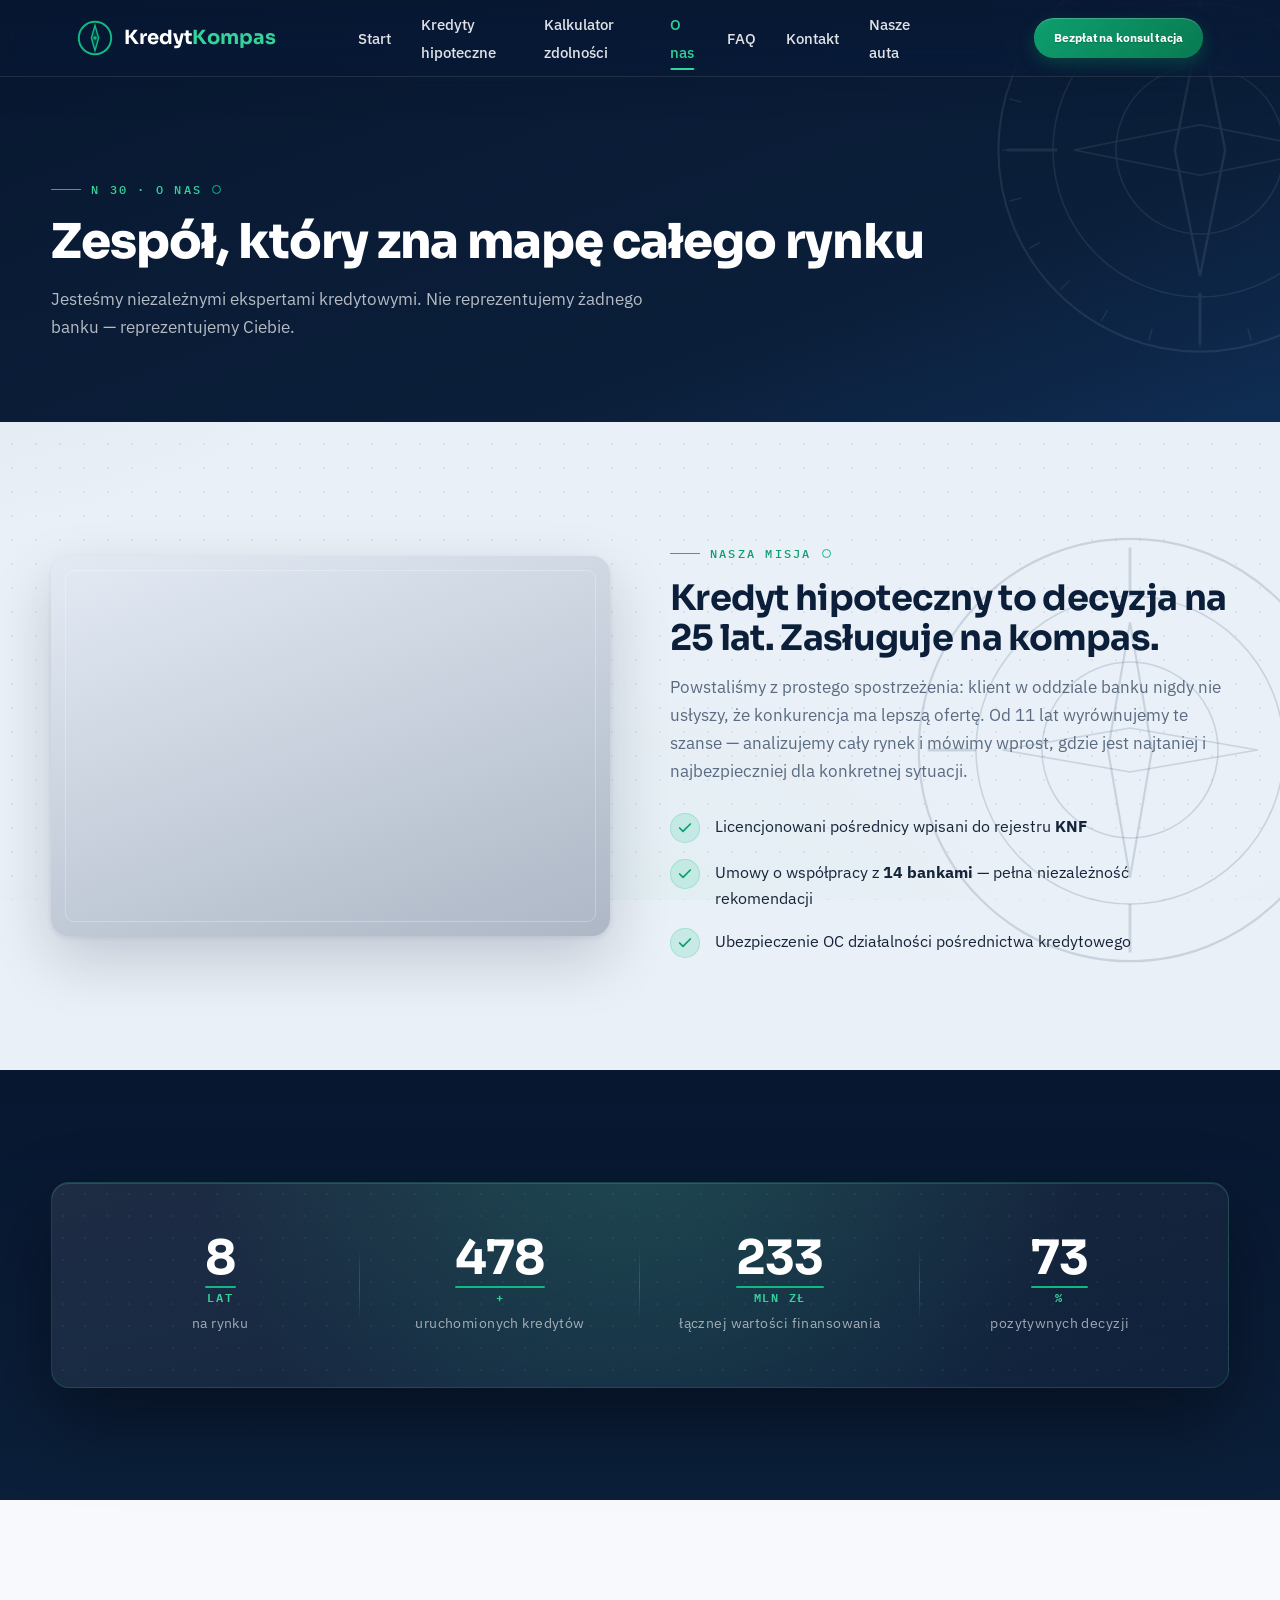
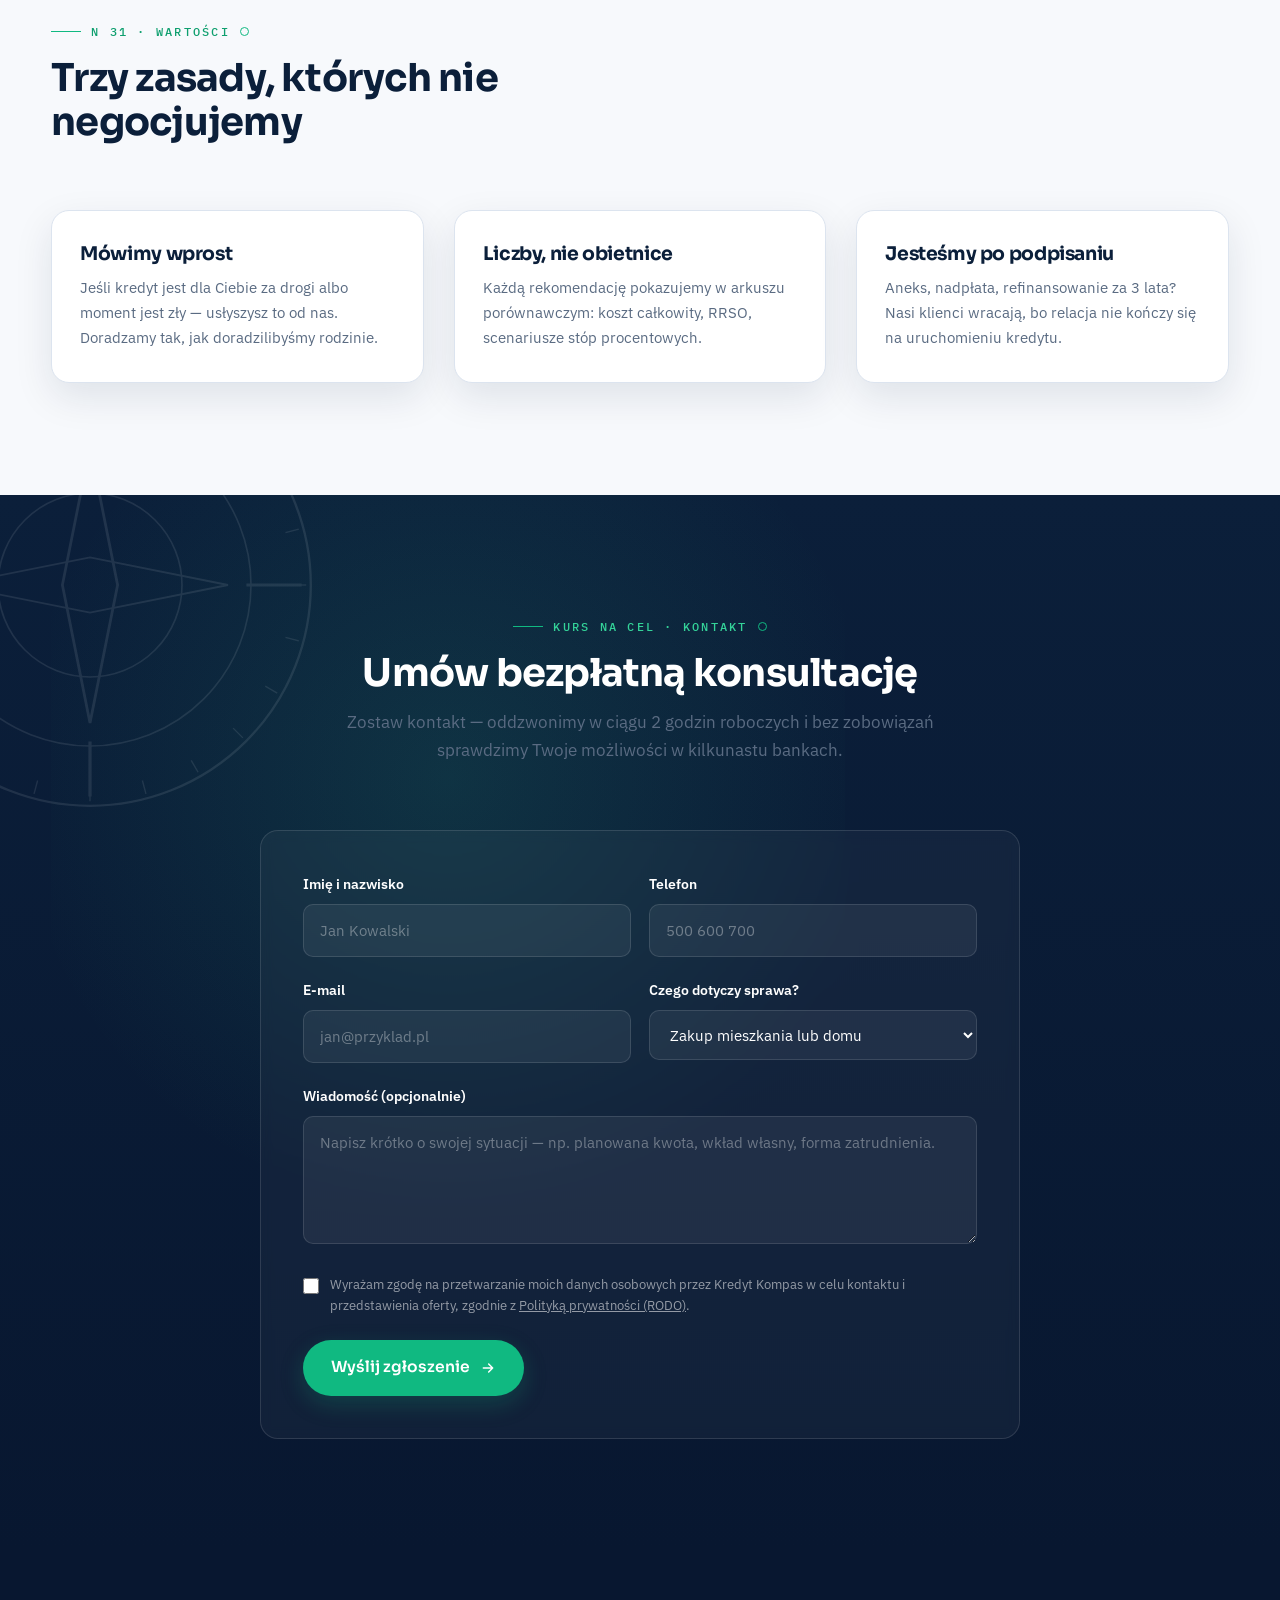
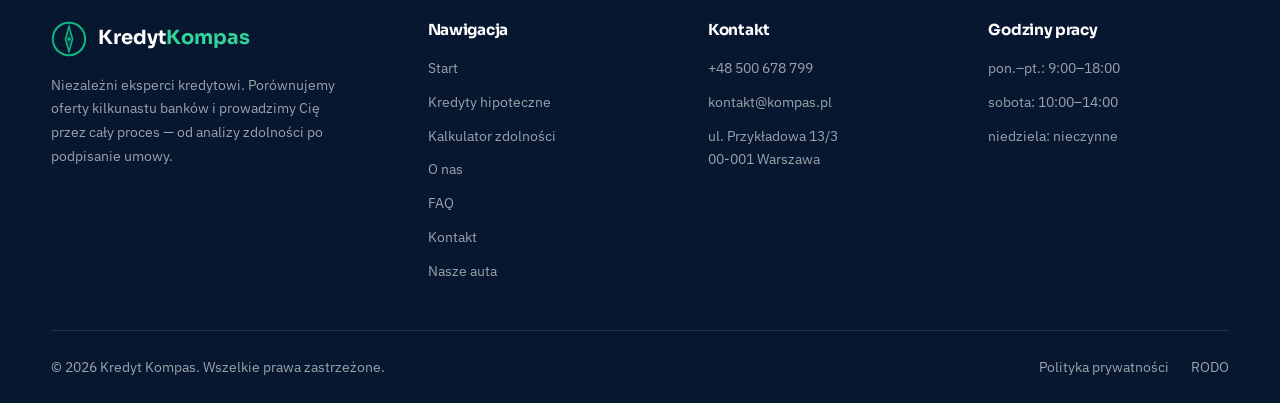
<file: auta-iaai/demo/pages/o-nas.html>
<!DOCTYPE html>
<html lang="pl">
<head>
<meta charset="UTF-8">
<meta name="viewport" content="width=device-width, initial-scale=1.0">
<title>O nas — Kredyt Kompas</title>
<link rel="preconnect" href="https://fonts.googleapis.com">
<link rel="preconnect" href="https://fonts.gstatic.com" crossorigin>
<meta name="theme-color" content="#081730">
<link rel="icon" href="data:image/svg+xml,%3Csvg xmlns='http://www.w3.org/2000/svg' viewBox='0 0 40 40'%3E%3Ccircle cx='20' cy='20' r='18' fill='none' stroke='%2310B981' stroke-width='3'/%3E%3Cpath d='M20 6 L24 20 L20 34 L16 20 Z' fill='%2310B981'/%3E%3C/svg%3E">
<link rel="stylesheet" href="https://fonts.googleapis.com/css2?family=Sora:wght@400;600;700;800&family=IBM+Plex+Sans:wght@400;500;600&family=IBM+Plex+Mono:wght@400;500;600&display=swap">
<link rel="stylesheet" href="assets/styles.css">
</head>
<body>
<header class="nav on-hero"><div class="container nav-inner">
<a href="index.html" class="logo" aria-label="Kredyt Kompas — strona główna">
<svg viewBox="0 0 40 40" fill="none" xmlns="http://www.w3.org/2000/svg" aria-hidden="true"><circle cx="20" cy="20" r="18" stroke="#10B981" stroke-width="2.2"/><circle cx="20" cy="20" r="2" fill="#10B981"/><path class="needle" d="M20 6 L24 20 L20 34 L16 20 Z" fill="#10B981" fill-opacity=".25" stroke="#10B981" stroke-width="1.6"/></svg>
<span>Kredyt<em>Kompas</em></span></a>
<nav aria-label="Menu główne"><ul class="nav-links">
<li><a href="index.html">Start</a></li>
<li><a href="kredyty-hipoteczne.html">Kredyty hipoteczne</a></li>
<li><a href="kalkulator.html">Kalkulator zdolności</a></li>
<li><a href="o-nas.html" class="active">O nas</a></li>
<li><a href="faq.html">FAQ</a></li>
<li><a href="kontakt.html">Kontakt</a></li>
<li><a href="nasze-auta.html">Nasze auta</a></li>
</ul></nav>
<a class="nav-cta" href="kontakt.html#formularz">Bezpłatna konsultacja</a>
<button class="burger" aria-label="Otwórz menu" aria-expanded="false"><span></span><span></span><span></span></button>
</div></header>
<main id="main">
<section class="page-hero on-dark"><div class="rose-bg" style="color:#fff"><svg viewBox="0 0 200 200" fill="none" xmlns="http://www.w3.org/2000/svg" aria-hidden="true">
<circle cx="100" cy="100" r="96" stroke="currentColor" stroke-width="1"/>
<circle cx="100" cy="100" r="70" stroke="currentColor" stroke-width="0.7"/>
<circle cx="100" cy="100" r="40" stroke="currentColor" stroke-width="0.7"/>
<path d="M100 8v24M100 168v24M8 100h24M168 100h24" stroke="currentColor" stroke-width="1.4"/>
<path d="M100 40 L112 100 L100 160 L88 100 Z" stroke="currentColor" stroke-width="1.2"/>
<path d="M40 100 L100 88 L160 100 L100 112 Z" stroke="currentColor" stroke-width="0.8"/>
<g stroke="currentColor" stroke-width="0.6"><line x1="100" y1="6" x2="100" y2="12" transform="rotate(0 100 100)"/><line x1="100" y1="6" x2="100" y2="12" transform="rotate(15 100 100)"/><line x1="100" y1="6" x2="100" y2="12" transform="rotate(30 100 100)"/><line x1="100" y1="6" x2="100" y2="12" transform="rotate(45 100 100)"/><line x1="100" y1="6" x2="100" y2="12" transform="rotate(60 100 100)"/><line x1="100" y1="6" x2="100" y2="12" transform="rotate(75 100 100)"/><line x1="100" y1="6" x2="100" y2="12" transform="rotate(90 100 100)"/><line x1="100" y1="6" x2="100" y2="12" transform="rotate(105 100 100)"/><line x1="100" y1="6" x2="100" y2="12" transform="rotate(120 100 100)"/><line x1="100" y1="6" x2="100" y2="12" transform="rotate(135 100 100)"/><line x1="100" y1="6" x2="100" y2="12" transform="rotate(150 100 100)"/><line x1="100" y1="6" x2="100" y2="12" transform="rotate(165 100 100)"/><line x1="100" y1="6" x2="100" y2="12" transform="rotate(180 100 100)"/><line x1="100" y1="6" x2="100" y2="12" transform="rotate(195 100 100)"/><line x1="100" y1="6" x2="100" y2="12" transform="rotate(210 100 100)"/><line x1="100" y1="6" x2="100" y2="12" transform="rotate(225 100 100)"/><line x1="100" y1="6" x2="100" y2="12" transform="rotate(240 100 100)"/><line x1="100" y1="6" x2="100" y2="12" transform="rotate(255 100 100)"/><line x1="100" y1="6" x2="100" y2="12" transform="rotate(270 100 100)"/><line x1="100" y1="6" x2="100" y2="12" transform="rotate(285 100 100)"/><line x1="100" y1="6" x2="100" y2="12" transform="rotate(300 100 100)"/><line x1="100" y1="6" x2="100" y2="12" transform="rotate(315 100 100)"/><line x1="100" y1="6" x2="100" y2="12" transform="rotate(330 100 100)"/><line x1="100" y1="6" x2="100" y2="12" transform="rotate(345 100 100)"/></g>
</svg></div>
<div class="container stagger"><span class="bearing">N 30 · O nas</span><h1>Zespół, który zna mapę całego rynku</h1><p>Jesteśmy niezależnymi ekspertami kredytowymi. Nie reprezentujemy żadnego banku — reprezentujemy Ciebie.</p></div></section>
<section class="section">
<div class="container split">
<div class="visual reveal" style="background-image:url('https://images.unsplash.com/photo-1521791136064-7986c2920216?auto=format&fit=crop&w=1200&q=80')" role="img" aria-label="Zespół Kredyt Kompas"></div>
<div class="reveal d1">
<span class="bearing">Nasza misja</span>
<h2 style="font-size:clamp(1.6rem,2.8vw,2.2rem);margin-bottom:14px">Kredyt hipoteczny to decyzja na 25 lat. Zasługuje na kompas.</h2>
<p style="color:var(--muted)">Powstaliśmy z prostego spostrzeżenia: klient w oddziale banku nigdy nie usłyszy, że konkurencja ma lepszą ofertę. Od 11 lat wyrównujemy te szanse — analizujemy cały rynek i mówimy wprost, gdzie jest najtaniej i najbezpieczniej dla konkretnej sytuacji.</p>
<ul class="checks">
<li><svg width="18" height="18" viewBox="0 0 24 24" fill="none" stroke="currentColor" stroke-width="2.6" stroke-linecap="round" stroke-linejoin="round" aria-hidden="true"><path d="M20 6 9 17l-5-5"/></svg><span>Licencjonowani pośrednicy wpisani do rejestru <b>KNF</b></span></li>
<li><svg width="18" height="18" viewBox="0 0 24 24" fill="none" stroke="currentColor" stroke-width="2.6" stroke-linecap="round" stroke-linejoin="round" aria-hidden="true"><path d="M20 6 9 17l-5-5"/></svg><span>Umowy o współpracy z <b>14 bankami</b> — pełna niezależność rekomendacji</span></li>
<li><svg width="18" height="18" viewBox="0 0 24 24" fill="none" stroke="currentColor" stroke-width="2.6" stroke-linecap="round" stroke-linejoin="round" aria-hidden="true"><path d="M20 6 9 17l-5-5"/></svg><span>Ubezpieczenie OC działalności pośrednictwa kredytowego</span></li>
</ul>
</div>
</div>
</section>

<section class="section dark on-dark">
<div class="container">
<div class="stats reveal">
<div class="stat"><b><span data-count="11" data-dec="0"></span></b><em class="unit">lat</em><span>na rynku</span></div>
<div class="stat"><b><span data-count="640"></span></b><em class="unit">+</em><span>uruchomionych kredytów</span></div>
<div class="stat"><b><span data-count="312"></span></b><em class="unit">mln zł</em><span>łącznej wartości finansowania</span></div>
<div class="stat"><b><span data-count="98"></span></b><em class="unit">%</em><span>pozytywnych decyzji</span></div>
</div>
</div>
</section>

<section class="section cloud">
<div class="container">
<div class="section-head reveal"><span class="bearing">N 31 · Wartości</span>
<h2>Trzy zasady, których nie negocjujemy</h2></div>
<div class="grid cols-3">
<div class="card reveal"><h3>Mówimy wprost</h3><p>Jeśli kredyt jest dla Ciebie za drogi albo moment jest zły — usłyszysz to od nas. Doradzamy tak, jak doradzilibyśmy rodzinie.</p></div>
<div class="card reveal d1"><h3>Liczby, nie obietnice</h3><p>Każdą rekomendację pokazujemy w arkuszu porównawczym: koszt całkowity, RRSO, scenariusze stóp procentowych.</p></div>
<div class="card reveal d2"><h3>Jesteśmy po podpisaniu</h3><p>Aneks, nadpłata, refinansowanie za 3 lata? Nasi klienci wracają, bo relacja nie kończy się na uruchomieniu kredytu.</p></div>
</div>
</div>
</section><!-- Formularz kontaktowy — zawsze ostatnia sekcja -->
<section class="section form-section on-dark" id="formularz">
<div class="rose-bg" style="color:#fff"><svg viewBox="0 0 200 200" fill="none" xmlns="http://www.w3.org/2000/svg" aria-hidden="true">
<circle cx="100" cy="100" r="96" stroke="currentColor" stroke-width="1"/>
<circle cx="100" cy="100" r="70" stroke="currentColor" stroke-width="0.7"/>
<circle cx="100" cy="100" r="40" stroke="currentColor" stroke-width="0.7"/>
<path d="M100 8v24M100 168v24M8 100h24M168 100h24" stroke="currentColor" stroke-width="1.4"/>
<path d="M100 40 L112 100 L100 160 L88 100 Z" stroke="currentColor" stroke-width="1.2"/>
<path d="M40 100 L100 88 L160 100 L100 112 Z" stroke="currentColor" stroke-width="0.8"/>
<g stroke="currentColor" stroke-width="0.6"><line x1="100" y1="6" x2="100" y2="12" transform="rotate(0 100 100)"/><line x1="100" y1="6" x2="100" y2="12" transform="rotate(15 100 100)"/><line x1="100" y1="6" x2="100" y2="12" transform="rotate(30 100 100)"/><line x1="100" y1="6" x2="100" y2="12" transform="rotate(45 100 100)"/><line x1="100" y1="6" x2="100" y2="12" transform="rotate(60 100 100)"/><line x1="100" y1="6" x2="100" y2="12" transform="rotate(75 100 100)"/><line x1="100" y1="6" x2="100" y2="12" transform="rotate(90 100 100)"/><line x1="100" y1="6" x2="100" y2="12" transform="rotate(105 100 100)"/><line x1="100" y1="6" x2="100" y2="12" transform="rotate(120 100 100)"/><line x1="100" y1="6" x2="100" y2="12" transform="rotate(135 100 100)"/><line x1="100" y1="6" x2="100" y2="12" transform="rotate(150 100 100)"/><line x1="100" y1="6" x2="100" y2="12" transform="rotate(165 100 100)"/><line x1="100" y1="6" x2="100" y2="12" transform="rotate(180 100 100)"/><line x1="100" y1="6" x2="100" y2="12" transform="rotate(195 100 100)"/><line x1="100" y1="6" x2="100" y2="12" transform="rotate(210 100 100)"/><line x1="100" y1="6" x2="100" y2="12" transform="rotate(225 100 100)"/><line x1="100" y1="6" x2="100" y2="12" transform="rotate(240 100 100)"/><line x1="100" y1="6" x2="100" y2="12" transform="rotate(255 100 100)"/><line x1="100" y1="6" x2="100" y2="12" transform="rotate(270 100 100)"/><line x1="100" y1="6" x2="100" y2="12" transform="rotate(285 100 100)"/><line x1="100" y1="6" x2="100" y2="12" transform="rotate(300 100 100)"/><line x1="100" y1="6" x2="100" y2="12" transform="rotate(315 100 100)"/><line x1="100" y1="6" x2="100" y2="12" transform="rotate(330 100 100)"/><line x1="100" y1="6" x2="100" y2="12" transform="rotate(345 100 100)"/></g>
</svg></div>
<div class="container">
<div class="section-head center reveal"><span class="bearing">Kurs na cel · Kontakt</span>
<h2>Umów bezpłatną konsultację</h2>
<p>Zostaw kontakt — oddzwonimy w ciągu 2 godzin roboczych i bez zobowiązań sprawdzimy Twoje możliwości w kilkunastu bankach.</p></div>
<div style="max-width:760px;margin-inline:auto" class="reveal d1">
<div class="form-card">
<form data-demo novalidate>
<div class="field-row">
<div class="field"><label for="fc-name">Imię i nazwisko</label>
<input id="fc-name" name="name" type="text" required placeholder="Jan Kowalski" autocomplete="name">
<span class="err-msg">Podaj imię i nazwisko.</span></div>
<div class="field"><label for="fc-phone">Telefon</label>
<input id="fc-phone" name="phone" type="tel" required pattern="[0-9+ ]{9,}" placeholder="500 600 700" autocomplete="tel">
<span class="err-msg">Podaj poprawny numer telefonu.</span></div>
</div>
<div class="field-row">
<div class="field"><label for="fc-email">E-mail</label>
<input id="fc-email" name="email" type="email" required placeholder="jan@przyklad.pl" autocomplete="email">
<span class="err-msg">Podaj poprawny adres e-mail.</span></div>
<div class="field"><label for="fc-topic">Czego dotyczy sprawa?</label>
<select id="fc-topic" name="topic"><option>Zakup mieszkania lub domu</option><option>Budowa domu</option><option>Refinansowanie kredytu</option><option>Działalność gospodarcza (B2B)</option><option>Inny temat</option></select></div>
</div>
<div class="field"><label for="fc-msg">Wiadomość (opcjonalnie)</label>
<textarea id="fc-msg" name="message" rows="4" placeholder="Napisz krótko o swojej sytuacji — np. planowana kwota, wkład własny, forma zatrudnienia."></textarea></div>
<label class="consent"><input type="checkbox" required>
<span>Wyrażam zgodę na przetwarzanie moich danych osobowych przez Kredyt Kompas w celu kontaktu i przedstawienia oferty, zgodnie z <a href="polityka-prywatnosci.html" style="text-decoration:underline">Polityką prywatności (RODO)</a>.</span></label>
<button class="btn btn-primary" type="submit">Wyślij zgłoszenie <svg width="16" height="16" viewBox="0 0 24 24" fill="none" stroke="currentColor" stroke-width="2.2" stroke-linecap="round" stroke-linejoin="round" aria-hidden="true"><path d="M5 12h14M13 6l6 6-6 6"/></svg></button>
</form>
<div class="form-ok"><b>Dziękujemy!</b> Twoje zgłoszenie zostało przyjęte. Doradca Kredyt Kompas skontaktuje się z Tobą w ciągu 2 godzin roboczych.</div>
</div></div></div></section></main>
<footer><div class="container">
<div class="foot-grid">
<div><a href="index.html" class="logo" aria-label="Kredyt Kompas — strona główna">
<svg viewBox="0 0 40 40" fill="none" xmlns="http://www.w3.org/2000/svg" aria-hidden="true"><circle cx="20" cy="20" r="18" stroke="#10B981" stroke-width="2.2"/><circle cx="20" cy="20" r="2" fill="#10B981"/><path class="needle" d="M20 6 L24 20 L20 34 L16 20 Z" fill="#10B981" fill-opacity=".25" stroke="#10B981" stroke-width="1.6"/></svg>
<span>Kredyt<em>Kompas</em></span></a>
<p style="max-width:300px">Niezależni eksperci kredytowi. Porównujemy oferty kilkunastu banków i prowadzimy Cię przez cały proces — od analizy zdolności po podpisanie umowy.</p></div>
<div><h4>Nawigacja</h4><ul>
<li><a href="index.html">Start</a></li><li><a href="kredyty-hipoteczne.html">Kredyty hipoteczne</a></li>
<li><a href="kalkulator.html">Kalkulator zdolności</a></li><li><a href="o-nas.html">O nas</a></li>
<li><a href="faq.html">FAQ</a></li><li><a href="kontakt.html">Kontakt</a></li><li><a href="nasze-auta.html">Nasze auta</a></li></ul></div>
<div><h4>Kontakt</h4><ul>
<li><a href="tel:+48500678799">+48 500 678 799</a></li>
<li><a href="mailto:kontakt@kompas.pl">kontakt@kompas.pl</a></li>
<li>ul. Przykładowa 13/3<br>00-001 Warszawa</li></ul></div>
<div><h4>Godziny pracy</h4><ul>
<li>pon.–pt.: 9:00–18:00</li><li>sobota: 10:00–14:00</li><li>niedziela: nieczynne</li></ul></div>
</div>
<div class="foot-bottom">
<span>© 2026 Kredyt Kompas. Wszelkie prawa zastrzeżone.</span>
<div class="legal"><a href="polityka-prywatnosci.html">Polityka prywatności</a><a href="polityka-prywatnosci.html#rodo">RODO</a></div>
</div></div></footer>
<script src="assets/script.js"></script>

</body></html>
</file>
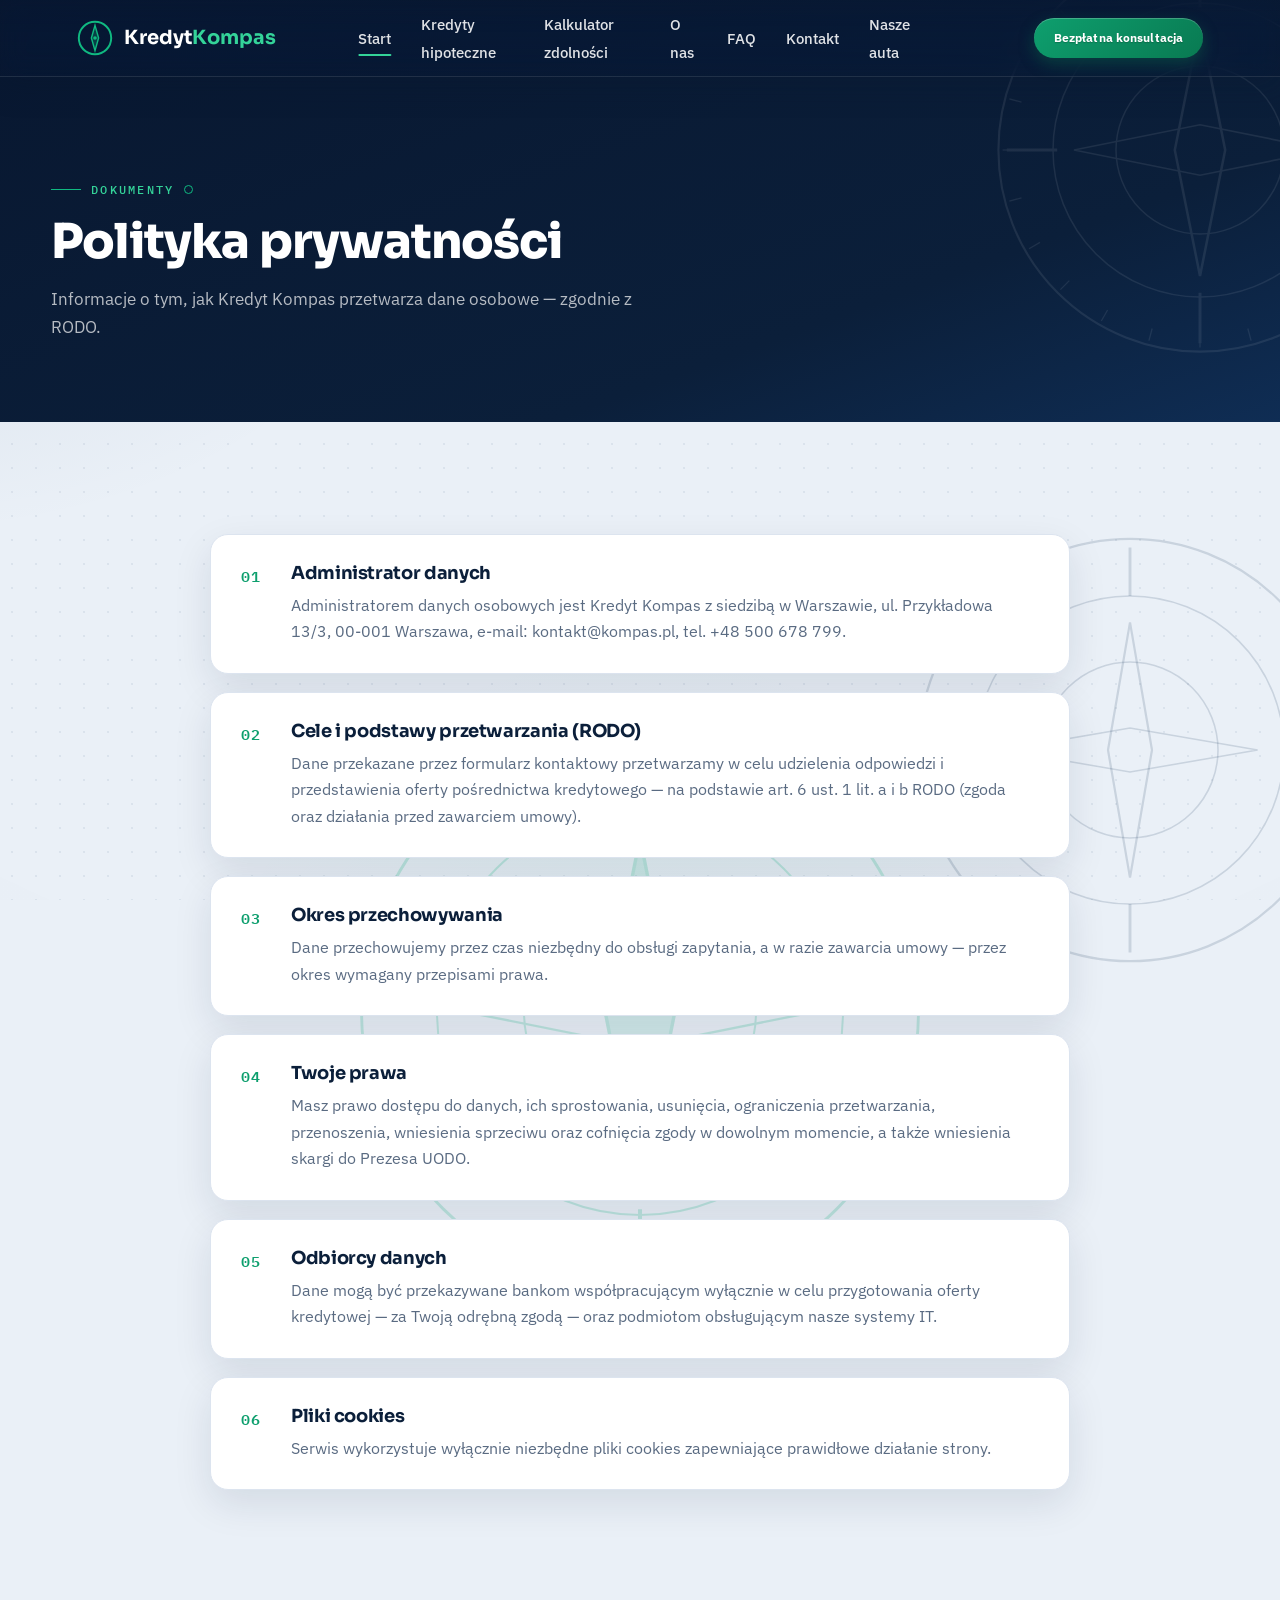
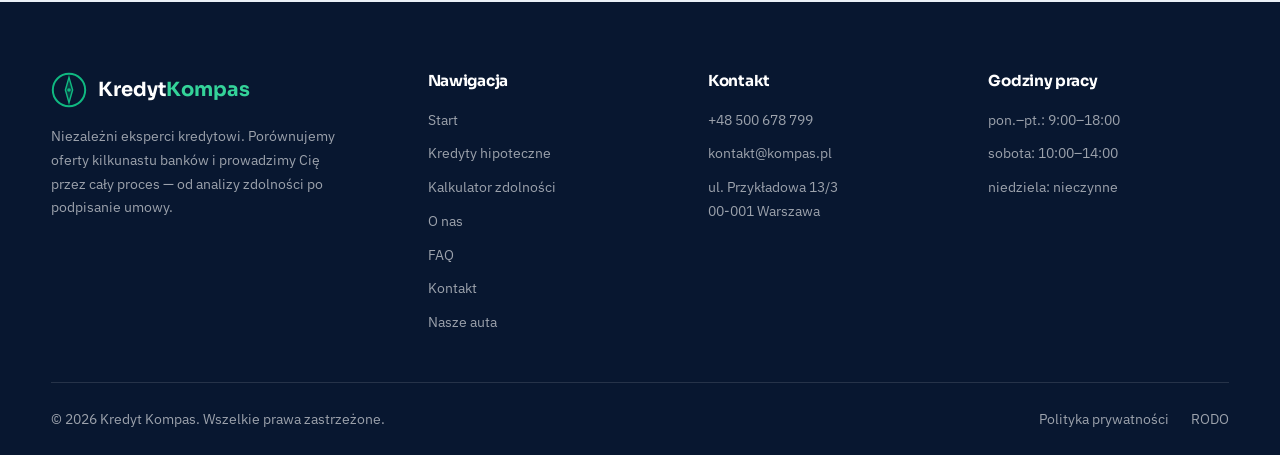
<file: auta-iaai/demo/pages/polityka-prywatnosci.html>
<!DOCTYPE html>
<html lang="pl">
<head>
<meta charset="UTF-8">
<meta name="viewport" content="width=device-width, initial-scale=1.0">
<title>Polityka prywatności — Kredyt Kompas</title>
<link rel="preconnect" href="https://fonts.googleapis.com">
<link rel="preconnect" href="https://fonts.gstatic.com" crossorigin>
<meta name="theme-color" content="#081730">
<link rel="icon" href="data:image/svg+xml,%3Csvg xmlns='http://www.w3.org/2000/svg' viewBox='0 0 40 40'%3E%3Ccircle cx='20' cy='20' r='18' fill='none' stroke='%2310B981' stroke-width='3'/%3E%3Cpath d='M20 6 L24 20 L20 34 L16 20 Z' fill='%2310B981'/%3E%3C/svg%3E">
<link rel="stylesheet" href="https://fonts.googleapis.com/css2?family=Sora:wght@400;600;700;800&family=IBM+Plex+Sans:wght@400;500;600&family=IBM+Plex+Mono:wght@400;500;600&display=swap">
<link rel="stylesheet" href="assets/styles.css">
</head>
<body>
<header class="nav on-hero"><div class="container nav-inner">
<a href="index.html" class="logo" aria-label="Kredyt Kompas — strona główna">
<svg viewBox="0 0 40 40" fill="none" xmlns="http://www.w3.org/2000/svg" aria-hidden="true"><circle cx="20" cy="20" r="18" stroke="#10B981" stroke-width="2.2"/><circle cx="20" cy="20" r="2" fill="#10B981"/><path class="needle" d="M20 6 L24 20 L20 34 L16 20 Z" fill="#10B981" fill-opacity=".25" stroke="#10B981" stroke-width="1.6"/></svg>
<span>Kredyt<em>Kompas</em></span></a>
<nav aria-label="Menu główne"><ul class="nav-links">
<li><a href="index.html">Start</a></li>
<li><a href="kredyty-hipoteczne.html">Kredyty hipoteczne</a></li>
<li><a href="kalkulator.html">Kalkulator zdolności</a></li>
<li><a href="o-nas.html">O nas</a></li>
<li><a href="faq.html">FAQ</a></li>
<li><a href="kontakt.html">Kontakt</a></li>
<li><a href="nasze-auta.html">Nasze auta</a></li>
</ul></nav>
<a class="nav-cta" href="kontakt.html#formularz">Bezpłatna konsultacja</a>
<button class="burger" aria-label="Otwórz menu" aria-expanded="false"><span></span><span></span><span></span></button>
</div></header>
<main id="main">
<section class="page-hero on-dark"><div class="rose-bg" style="color:#fff"><svg viewBox="0 0 200 200" fill="none" xmlns="http://www.w3.org/2000/svg" aria-hidden="true">
<circle cx="100" cy="100" r="96" stroke="currentColor" stroke-width="1"/>
<circle cx="100" cy="100" r="70" stroke="currentColor" stroke-width="0.7"/>
<circle cx="100" cy="100" r="40" stroke="currentColor" stroke-width="0.7"/>
<path d="M100 8v24M100 168v24M8 100h24M168 100h24" stroke="currentColor" stroke-width="1.4"/>
<path d="M100 40 L112 100 L100 160 L88 100 Z" stroke="currentColor" stroke-width="1.2"/>
<path d="M40 100 L100 88 L160 100 L100 112 Z" stroke="currentColor" stroke-width="0.8"/>
<g stroke="currentColor" stroke-width="0.6"><line x1="100" y1="6" x2="100" y2="12" transform="rotate(0 100 100)"/><line x1="100" y1="6" x2="100" y2="12" transform="rotate(15 100 100)"/><line x1="100" y1="6" x2="100" y2="12" transform="rotate(30 100 100)"/><line x1="100" y1="6" x2="100" y2="12" transform="rotate(45 100 100)"/><line x1="100" y1="6" x2="100" y2="12" transform="rotate(60 100 100)"/><line x1="100" y1="6" x2="100" y2="12" transform="rotate(75 100 100)"/><line x1="100" y1="6" x2="100" y2="12" transform="rotate(90 100 100)"/><line x1="100" y1="6" x2="100" y2="12" transform="rotate(105 100 100)"/><line x1="100" y1="6" x2="100" y2="12" transform="rotate(120 100 100)"/><line x1="100" y1="6" x2="100" y2="12" transform="rotate(135 100 100)"/><line x1="100" y1="6" x2="100" y2="12" transform="rotate(150 100 100)"/><line x1="100" y1="6" x2="100" y2="12" transform="rotate(165 100 100)"/><line x1="100" y1="6" x2="100" y2="12" transform="rotate(180 100 100)"/><line x1="100" y1="6" x2="100" y2="12" transform="rotate(195 100 100)"/><line x1="100" y1="6" x2="100" y2="12" transform="rotate(210 100 100)"/><line x1="100" y1="6" x2="100" y2="12" transform="rotate(225 100 100)"/><line x1="100" y1="6" x2="100" y2="12" transform="rotate(240 100 100)"/><line x1="100" y1="6" x2="100" y2="12" transform="rotate(255 100 100)"/><line x1="100" y1="6" x2="100" y2="12" transform="rotate(270 100 100)"/><line x1="100" y1="6" x2="100" y2="12" transform="rotate(285 100 100)"/><line x1="100" y1="6" x2="100" y2="12" transform="rotate(300 100 100)"/><line x1="100" y1="6" x2="100" y2="12" transform="rotate(315 100 100)"/><line x1="100" y1="6" x2="100" y2="12" transform="rotate(330 100 100)"/><line x1="100" y1="6" x2="100" y2="12" transform="rotate(345 100 100)"/></g>
</svg></div>
<div class="container stagger"><span class="bearing">Dokumenty</span><h1>Polityka prywatności</h1><p>Informacje o tym, jak Kredyt Kompas przetwarza dane osobowe — zgodnie z RODO.</p></div></section>
<section class="section compass-section compass-light">
<div class="kompas-mark kompas-mark--live" aria-hidden="true"><svg viewBox="0 0 200 200" fill="none" xmlns="http://www.w3.org/2000/svg"><circle cx="100" cy="100" r="96" stroke="currentColor" stroke-width="1"/><circle cx="100" cy="100" r="70" stroke="currentColor" stroke-width="0.7"/><circle cx="100" cy="100" r="40" stroke="currentColor" stroke-width="0.7"/><path d="M100 8v24M100 168v24M8 100h24M168 100h24" stroke="currentColor" stroke-width="1.4"/><path class="needle" d="M100 40 L112 100 L100 160 L88 100 Z" fill="currentColor" fill-opacity=".55" stroke="currentColor" stroke-width="1.2"/><path d="M40 100 L100 88 L160 100 L100 112 Z" stroke="currentColor" stroke-width="0.8"/></svg></div>
<div class="container" style="max-width:860px">
<ol class="legal-doc">
<li class="legal-card"><h2>Administrator danych</h2><p>Administratorem danych osobowych jest Kredyt Kompas z siedzibą w Warszawie, ul. Przykładowa 13/3, 00-001 Warszawa, e-mail: kontakt@kompas.pl, tel. +48 500 678 799.</p></li>
<li id="rodo" class="legal-card"><h2>Cele i podstawy przetwarzania (RODO)</h2><p>Dane przekazane przez formularz kontaktowy przetwarzamy w celu udzielenia odpowiedzi i przedstawienia oferty pośrednictwa kredytowego — na podstawie art. 6 ust. 1 lit. a i b RODO (zgoda oraz działania przed zawarciem umowy).</p></li>
<li class="legal-card"><h2>Okres przechowywania</h2><p>Dane przechowujemy przez czas niezbędny do obsługi zapytania, a w razie zawarcia umowy — przez okres wymagany przepisami prawa.</p></li>
<li class="legal-card"><h2>Twoje prawa</h2><p>Masz prawo dostępu do danych, ich sprostowania, usunięcia, ograniczenia przetwarzania, przenoszenia, wniesienia sprzeciwu oraz cofnięcia zgody w dowolnym momencie, a także wniesienia skargi do Prezesa UODO.</p></li>
<li class="legal-card"><h2>Odbiorcy danych</h2><p>Dane mogą być przekazywane bankom współpracującym wyłącznie w celu przygotowania oferty kredytowej — za Twoją odrębną zgodą — oraz podmiotom obsługującym nasze systemy IT.</p></li>
<li class="legal-card"><h2>Pliki cookies</h2><p>Serwis wykorzystuje wyłącznie niezbędne pliki cookies zapewniające prawidłowe działanie strony.</p></li>
</ol>
</div></section></main>
<footer><div class="container">
<div class="foot-grid">
<div><a href="index.html" class="logo" aria-label="Kredyt Kompas — strona główna">
<svg viewBox="0 0 40 40" fill="none" xmlns="http://www.w3.org/2000/svg" aria-hidden="true"><circle cx="20" cy="20" r="18" stroke="#10B981" stroke-width="2.2"/><circle cx="20" cy="20" r="2" fill="#10B981"/><path class="needle" d="M20 6 L24 20 L20 34 L16 20 Z" fill="#10B981" fill-opacity=".25" stroke="#10B981" stroke-width="1.6"/></svg>
<span>Kredyt<em>Kompas</em></span></a>
<p style="max-width:300px">Niezależni eksperci kredytowi. Porównujemy oferty kilkunastu banków i prowadzimy Cię przez cały proces — od analizy zdolności po podpisanie umowy.</p></div>
<div><h4>Nawigacja</h4><ul>
<li><a href="index.html">Start</a></li><li><a href="kredyty-hipoteczne.html">Kredyty hipoteczne</a></li>
<li><a href="kalkulator.html">Kalkulator zdolności</a></li><li><a href="o-nas.html">O nas</a></li>
<li><a href="faq.html">FAQ</a></li><li><a href="kontakt.html">Kontakt</a></li><li><a href="nasze-auta.html">Nasze auta</a></li></ul></div>
<div><h4>Kontakt</h4><ul>
<li><a href="tel:+48500678799">+48 500 678 799</a></li>
<li><a href="mailto:kontakt@kompas.pl">kontakt@kompas.pl</a></li>
<li>ul. Przykładowa 13/3<br>00-001 Warszawa</li></ul></div>
<div><h4>Godziny pracy</h4><ul>
<li>pon.–pt.: 9:00–18:00</li><li>sobota: 10:00–14:00</li><li>niedziela: nieczynne</li></ul></div>
</div>
<div class="foot-bottom">
<span>© 2026 Kredyt Kompas. Wszelkie prawa zastrzeżone.</span>
<div class="legal"><a href="polityka-prywatnosci.html">Polityka prywatności</a><a href="polityka-prywatnosci.html#rodo">RODO</a></div>
</div></div></footer>
<script src="assets/script.js"></script>

</body></html>
</file>
<file: auta-iaai/demo/pages/assets/styles.css>
/* ============================================================
   KREDYT KOMPAS — Design System
   Palette: Ink Navy / Emerald / Cloud
   Type: Sora (display) · IBM Plex Sans (body) · IBM Plex Mono (data)
   Fonty ładowane przez <link rel="preconnect"+stylesheet> w <head> każdej
   strony (szybciej niż @import — bez łańcucha CSS→font).
   ============================================================ */
:root{
  --navy-900:#081730;
  --navy-800:#0B1F3A;
  --navy-700:#102A4C;
  --navy-100:#E3EAF4;
  --emerald-600:#0E9F6E;
  --emerald-500:#10B981;
  --emerald-400:#34D399;
  --emerald-glow:rgba(52,211,153,.18);
  --cloud:#F7F9FC;
  --white:#FFFFFF;
  --ink:#16243A;
  --muted:#5A6B82;
  --line:#DCE4EF;
  --line-dark:rgba(255,255,255,.12);
  --radius:18px;
  --radius-sm:12px;
  --shadow-card:0 14px 38px rgba(11,31,58,.1);
  --shadow-float:0 20px 50px rgba(8,23,48,.35);
  --font-display:'Sora',sans-serif;
  --font-body:'IBM Plex Sans',sans-serif;
  --font-mono:'IBM Plex Mono',monospace;
  --ease:cubic-bezier(.22,.8,.3,1);
}

*{margin:0;padding:0;box-sizing:border-box}
html{scroll-behavior:smooth}
body{
  font-family:var(--font-body);
  color:var(--ink);
  background-color:#EAF0F7;
  background-image:
    radial-gradient(rgba(16,54,94,.07) 1px,transparent 1.5px),
    radial-gradient(1150px 580px at 84% -8%,rgba(16,185,129,.1),transparent 58%),
    radial-gradient(980px 680px at -8% 18%,rgba(16,54,94,.09),transparent 55%),
    radial-gradient(760px 760px at 50% 122%,rgba(16,185,129,.06),transparent 60%),
    url("data:image/svg+xml,%3Csvg xmlns='http://www.w3.org/2000/svg' width='200' height='200' viewBox='0 0 200 200' fill='none' stroke='rgba(26,58,92,0.16)'%3E%3Ccircle cx='100' cy='100' r='96' stroke-width='1'/%3E%3Ccircle cx='100' cy='100' r='70' stroke-width='0.7'/%3E%3Ccircle cx='100' cy='100' r='40' stroke-width='0.7'/%3E%3Cpath d='M100 8v22M100 170v22M8 100h22M170 100h22' stroke-width='1.3'/%3E%3Cpath d='M100 42 L110 100 L100 158 L90 100 Z' stroke-width='1'/%3E%3Cpath d='M42 100 L100 90 L158 100 L100 110 Z' stroke-width='0.7'/%3E%3C/svg%3E");
  background-size:24px 24px,auto,auto,auto,440px 440px;
  background-position:0 0,0 0,0 0,0 0,right -70px bottom -70px;
  background-repeat:repeat,no-repeat,no-repeat,no-repeat,no-repeat;
  background-attachment:fixed;
  line-height:1.65;
  font-size:17px;
  -webkit-font-smoothing:antialiased;
  -moz-osx-font-smoothing:grayscale;
  text-rendering:optimizeLegibility;
  overflow-x:hidden;            /* zabezpieczenie: dekoracyjne róże kompasu nie dają poziomego scrolla */
}
/* subtelna winieta — premium „oprawa" krawędzi ekranu */
body::after{
  content:"";position:fixed;inset:0;z-index:60;pointer-events:none;
  background:radial-gradient(135% 120% at 50% 42%,transparent 58%,rgba(8,23,48,.07) 100%);
}
img{max-width:100%;display:block}
a{color:inherit;text-decoration:none}
button{font:inherit;cursor:pointer}
::selection{background:var(--emerald-400);color:var(--navy-900)}

h1,h2,h3,h4{font-family:var(--font-display);line-height:1.15;color:var(--navy-800);letter-spacing:-.02em}
.on-dark h1,.on-dark h2,.on-dark h3,.on-dark h4{color:#fff}

.container{width:min(1180px,92%);margin-inline:auto}

/* ---------- Compass bearing eyebrow (signature) ---------- */
.bearing{
  display:inline-flex;align-items:center;gap:10px;
  font-family:var(--font-mono);font-size:.78rem;font-weight:500;
  letter-spacing:.18em;text-transform:uppercase;color:var(--emerald-600);
  margin-bottom:14px;
}
.bearing::before{
  content:"";width:30px;height:1px;background:var(--emerald-500);
  box-shadow:0 0 0 1px transparent;
}
.bearing::after{
  content:"";width:7px;height:7px;border:1.5px solid var(--emerald-500);
  border-radius:50%;
}
.on-dark .bearing{color:var(--emerald-400)}

/* ---------- Navigation ---------- */
.nav{
  position:fixed;top:0;left:0;right:0;z-index:100;
  transition:background .3s var(--ease),box-shadow .3s var(--ease),padding .3s var(--ease);
  padding:18px 0;
}
.nav.scrolled{
  /* zamiast czystej bieli — to samo kropkowane „siatkowane" tło co reszta strony
     (baza #EAF0F7 + kropki 24px, wyrównane do siatki body) */
  background-color:rgba(234,240,247,.92);
  background-image:radial-gradient(rgba(16,54,94,.07) 1px,transparent 1.5px);
  background-size:24px 24px;
  background-position:0 0;
  backdrop-filter:blur(14px) saturate(115%);
  -webkit-backdrop-filter:blur(14px) saturate(115%);
  box-shadow:0 1px 0 var(--line),0 8px 24px rgba(11,31,58,.06);
  padding:10px 0;
}
/* belka pełnej szerokości: szklane (frosted) tło już na górze nad zdjęciem —
   pasek nie zlewa się z hero, zostaje subtelny i ekskluzywny */
.nav.on-hero:not(.scrolled){
  background:linear-gradient(180deg,rgba(8,23,48,.58),rgba(8,23,48,.40));
  -webkit-backdrop-filter:blur(12px) saturate(118%);
  backdrop-filter:blur(12px) saturate(118%);
  border-bottom:1px solid rgba(255,255,255,.10);
  box-shadow:0 10px 30px rgba(8,23,48,.26);
}
/* treść paska wyrównana do krawędzi zdjęcia hero (kadr ma inset 6% → pasek też 6%):
   logo siada równo z lewą krawędzią fotografii, menu z prawą — pasek „bardziej do lewej" */
.nav-inner{display:flex;align-items:center;justify-content:space-between;width:88%;max-width:none;margin-inline:auto;padding-inline:0}
/* desktop (wariant A): logo przy lewej krawędzi, linki Start…Kontakt wyśrodkowane
   względem całego paska, a przycisk CTA dosunięty do prawej (space-between logo↔CTA) */
@media(min-width:1024px){
  .nav-inner{position:relative}
  .nav-inner>nav{position:absolute;left:50%;top:50%;transform:translate(-50%,-50%)}
}
.logo{display:flex;align-items:center;gap:11px;font-family:var(--font-display);font-weight:700;font-size:1.22rem;color:var(--navy-800)}
.logo svg{width:36px;height:36px}
.logo .needle{transform-origin:50% 50%;transition:transform .8s var(--ease)}
.logo:hover .needle{transform:rotate(360deg)}
.logo span em{font-style:normal;color:var(--emerald-600)}
.nav.on-hero:not(.scrolled) .logo{color:#fff}
.nav.on-hero:not(.scrolled) .logo span em{color:var(--emerald-400)}

.nav-links{display:flex;align-items:center;gap:30px;list-style:none}
.nav-links a{font-size:.92rem;font-weight:500;color:var(--ink);position:relative;padding:4px 0}
.nav.on-hero:not(.scrolled) .nav-links a{color:rgba(255,255,255,.88)}
.nav-links a::after{
  content:"";position:absolute;left:0;bottom:-3px;width:0;height:2px;
  background:var(--emerald-500);transition:width .3s var(--ease);border-radius:2px;
}
.nav-links a:hover::after,.nav-links a.active::after{width:100%}
.nav-links a.active{color:var(--emerald-600)}
.nav.on-hero:not(.scrolled) .nav-links a.active{color:var(--emerald-400)}

.nav-cta{
  /* głębszy szmaragdowy gradient → biały tekst ma wyraźny kontrast (jaśniejszy #10B981 był za słaby) */
  background:linear-gradient(135deg,var(--emerald-600),#097A52);color:#fff !important;
  padding:10px 20px;border-radius:999px;font-weight:700;font-size:.74rem;letter-spacing:.01em;
  transition:background .25s,transform .25s,box-shadow .25s;
  box-shadow:0 6px 16px rgba(10,120,78,.38),inset 0 1px 0 rgba(255,255,255,.22);
  text-shadow:0 1px 1px rgba(5,50,34,.30);
}
.nav-cta:hover{background:linear-gradient(135deg,#0C8D62,#077046);transform:translateY(-1px)}
.nav-cta::after{display:none}

.burger{display:none;background:none;border:0;width:42px;height:42px;position:relative;z-index:120}
.burger span{display:block;width:24px;height:2px;background:var(--navy-800);margin:5px auto;transition:.3s var(--ease);border-radius:2px}
.nav.on-hero:not(.scrolled) .burger span{background:#fff}
.burger.open span:nth-child(1){transform:translateY(7px) rotate(45deg)}
.burger.open span:nth-child(2){opacity:0}
.burger.open span:nth-child(3){transform:translateY(-7px) rotate(-45deg)}
.burger.open span{background:var(--navy-800) !important}

/* ---------- Buttons ---------- */
.btn{
  display:inline-flex;align-items:center;gap:10px;
  font-family:var(--font-display);font-weight:600;font-size:.97rem;
  padding:15px 28px;border-radius:999px;border:0;
  transition:transform .25s var(--ease),box-shadow .25s,background .25s;
}
.btn svg{transition:transform .25s var(--ease)}
.btn:hover svg{transform:translateX(4px)}
.btn-primary{background:var(--emerald-500);color:#fff;box-shadow:0 8px 24px rgba(16,185,129,.22)}
.btn-primary:hover{background:var(--emerald-600);transform:translateY(-2px)}
.btn-ghost{background:transparent;color:#fff;border:1.5px solid rgba(255,255,255,.35)}
.btn-ghost:hover{border-color:#fff;transform:translateY(-2px)}
.btn-navy{background:var(--navy-800);color:#fff;box-shadow:0 8px 24px rgba(11,31,58,.25)}
.btn-navy:hover{background:var(--navy-700);transform:translateY(-2px)}

/* ---------- Hero ---------- */
.hero{
  /* smooth-scroll parallax — wartości startowe (= stan na górze strony);
     JS (assets/script.js) animuje je przy scrollu do 0% / 1. */
  --hero-clip:6%;--hero-zoom:1.12;--hero-shift:0px;
  position:relative;min-height:92vh;display:flex;align-items:center;
  background:var(--navy-900);overflow:hidden;color:#fff;
  padding:140px 0 90px;
}
/* kadr przycinany przy scrollu (clip-path się rozsuwa) */
.hero-photo{
  position:absolute;inset:0;overflow:hidden;
  clip-path:inset(var(--hero-clip));-webkit-clip-path:inset(var(--hero-clip));
  will-change:clip-path;
}
/* stos slajdów — wrapper niesie parallax (przesuw + zoom), zapas 20% na luki */
.hero-slides{
  position:absolute;inset:-20% 0 auto 0;height:140%;
  transform:translateY(var(--hero-shift)) scale(var(--hero-zoom));
  transform-origin:center;will-change:transform;
}
.hero-slide{
  position:absolute;inset:0;width:100%;height:100%;
  object-fit:cover;object-position:center;
  opacity:0;transition:opacity 1.4s var(--ease);will-change:opacity;
}
.hero-slide.is-active{opacity:1;animation:heroKenBurns 9s ease-out forwards}
@keyframes heroKenBurns{from{scale:1}to{scale:1.06}}
/* przyciemnienie pod tekst — stałe, na wierzchu slajdów, dla czytelności */
.hero-photo::after{
  content:"";position:absolute;inset:0;
  background:linear-gradient(100deg,rgba(8,23,48,.96) 0%,rgba(8,23,48,.86) 36%,rgba(11,31,58,.55) 68%,rgba(11,31,58,.65) 100%);
}
.hero-rose{
  position:absolute;right:-160px;top:50%;transform:translateY(-50%);
  width:640px;height:640px;opacity:.10;pointer-events:none;
}
.hero-inner{position:relative;z-index:2;display:grid;grid-template-columns:1.15fr .85fr;gap:48px;align-items:center}
.hero h1{font-size:clamp(2.3rem,4.6vw,3.7rem);font-weight:800;color:#fff;margin-bottom:22px}
.hero h1 .em{color:var(--emerald-400);position:relative;white-space:nowrap}
.hero p.lead{font-size:1.18rem;color:rgba(255,255,255,.85);max-width:540px;margin-bottom:34px}
.hero-actions{display:flex;gap:16px;flex-wrap:wrap;margin-bottom:46px}
.hero-trust{display:flex;gap:34px;flex-wrap:wrap}
.hero-trust .t{display:flex;flex-direction:column;gap:2px}
.hero-trust .t b{font-family:var(--font-mono);font-size:1.45rem;font-weight:600;color:var(--emerald-400)}
.hero-trust .t>span{font-size:.9rem;color:rgba(255,255,255,.68);letter-spacing:.04em}

/* staggered load-in */
.stagger>*{opacity:0;transform:translateY(26px);animation:rise .8s var(--ease) forwards}
.stagger>*:nth-child(1){animation-delay:.1s}
.stagger>*:nth-child(2){animation-delay:.25s}
.stagger>*:nth-child(3){animation-delay:.4s}
.stagger>*:nth-child(4){animation-delay:.55s}
.stagger>*:nth-child(5){animation-delay:.7s}
@keyframes rise{to{opacity:1;transform:none}}

/* floating data cards */
.hero-cards{position:relative;height:430px}
.fcard{
  position:absolute;background:rgba(255,255,255,.97);color:var(--ink);
  border-radius:var(--radius-sm);padding:18px 20px;box-shadow:var(--shadow-float);
  min-width:215px;opacity:0;animation:cardIn .9s var(--ease) forwards, floaty 6s ease-in-out infinite;
  border:1px solid rgba(255,255,255,.6);
}
.fcard .k{font-size:.74rem;letter-spacing:.1em;text-transform:uppercase;color:var(--muted);font-weight:600;margin-bottom:6px;display:flex;align-items:center;gap:8px}
.fcard .v{font-family:var(--font-mono);font-size:1.45rem;font-weight:600;color:var(--navy-800)}
.fcard .v small{font-size:.85rem;color:var(--muted);font-weight:400}
.fcard .up{color:var(--emerald-600);font-family:var(--font-mono);font-size:.8rem;font-weight:600}
.fcard .dot{width:8px;height:8px;border-radius:50%;background:var(--emerald-500);box-shadow:0 0 0 4px var(--emerald-glow)}
.fcard.c1{top:6%;right:8%;animation-delay:.7s,1.6s}
.fcard.c2{top:38%;left:0;animation-delay:.95s,2.4s}
.fcard.c3{bottom:4%;right:14%;animation-delay:1.2s,3.1s}
.fcard .bar{height:6px;border-radius:4px;background:var(--navy-100);margin-top:10px;overflow:hidden}
.fcard .bar i{display:block;height:100%;width:0;background:linear-gradient(90deg,var(--emerald-500),var(--emerald-400));border-radius:4px;animation:fill 1.4s var(--ease) 1.5s forwards}
@keyframes fill{to{width:82%}}
@keyframes cardIn{from{opacity:0;transform:translateY(34px) scale(.96)}to{opacity:1;transform:none}}
@keyframes floaty{0%,100%{translate:0 0}50%{translate:0 -12px}}
.fcard.c2{animation-name:cardIn,floaty2}
@keyframes floaty2{0%,100%{translate:0 0}50%{translate:0 10px}}

/* ---------- Sections ---------- */
.section{padding:112px 0}
.section.tight{padding:84px 0}
.section.dark{background:linear-gradient(180deg,var(--navy-900),var(--navy-800));color:rgba(255,255,255,.85)}
.section.cloud{background:var(--cloud)}
.section-head{max-width:680px;margin-bottom:66px}
.section-head h2{font-size:clamp(1.7rem,3vw,2.4rem);font-weight:700;margin-bottom:14px}
.section-head p{color:var(--muted);font-size:1.05rem}
.section.dark .section-head p{color:rgba(255,255,255,.65)}
.section-head.center{margin-inline:auto;text-align:center}
.section-head.center .bearing{justify-content:center}

/* reveal on scroll */
.reveal{opacity:0;transform:translateY(34px);transition:opacity .8s var(--ease),transform .8s var(--ease)}
.reveal.visible{opacity:1;transform:none}
.reveal.d1{transition-delay:.08s}.reveal.d2{transition-delay:.16s}.reveal.d3{transition-delay:.24s}.reveal.d4{transition-delay:.32s}

/* ---------- Cards grid ---------- */
.grid{display:grid;gap:30px}
.grid.cols-3{grid-template-columns:repeat(3,1fr)}
.grid.cols-4{grid-template-columns:repeat(4,1fr)}
.grid.cols-2{grid-template-columns:repeat(2,1fr)}

.card{
  background:var(--white);border:1px solid var(--line);border-radius:var(--radius);
  padding:32px 28px;box-shadow:var(--shadow-card);
  transition:transform .35s var(--ease),box-shadow .35s,border-color .35s;
  position:relative;overflow:hidden;
}
.card:hover{transform:translateY(-6px);box-shadow:0 18px 44px rgba(11,31,58,.13);border-color:rgba(16,185,129,.4)}
.card .icon{
  width:52px;height:52px;border-radius:14px;display:grid;place-items:center;
  background:linear-gradient(135deg,var(--emerald-glow),rgba(16,185,129,.08));
  color:var(--emerald-600);margin-bottom:20px;
}
.card h3{font-size:1.18rem;margin-bottom:10px}
.card p{color:var(--muted);font-size:.95rem}
.card .more{display:inline-flex;align-items:center;gap:7px;margin-top:18px;font-weight:600;font-size:.9rem;color:var(--emerald-600)}
.card .more svg{transition:transform .25s var(--ease)}
.card:hover .more svg{transform:translateX(4px)}

.section.dark .card{background:rgba(255,255,255,.05);border-color:var(--line-dark);box-shadow:none}
.section.dark .card h3{color:#fff}
.section.dark .card p{color:rgba(255,255,255,.6)}
.section.dark .card:hover{border-color:rgba(52,211,153,.5);background:rgba(255,255,255,.08)}

/* ---------- Process (numbered course) ---------- */
.steps{display:grid;grid-template-columns:repeat(4,1fr);gap:26px;counter-reset:step}
.step{position:relative;padding:30px 24px;background:rgba(255,255,255,.05);border:1px solid var(--line-dark);border-radius:var(--radius)}
.step .no{font-family:var(--font-mono);font-size:.8rem;color:var(--emerald-400);letter-spacing:.16em;margin-bottom:14px;display:block}
.step h3{font-size:1.06rem;color:#fff;margin-bottom:8px}
.step p{font-size:.9rem;color:rgba(255,255,255,.6)}
.step::after{
  content:"";position:absolute;top:50%;right:-18px;width:14px;height:1px;
  background:rgba(52,211,153,.5);
}
.step:last-child::after{display:none}

/* ---------- Stats counters ---------- */
.stats{display:grid;grid-template-columns:repeat(4,1fr);gap:24px;text-align:center}
.stat b{font-family:var(--font-mono);font-size:clamp(1.9rem,3.4vw,2.7rem);font-weight:600;color:var(--emerald-600);display:block}
.stat>span{font-size:.9rem;color:var(--muted);letter-spacing:.03em}
.section.dark .stat b{color:var(--emerald-400)}
.section.dark .stat>span{color:rgba(255,255,255,.6)}

/* ---------- Split layout ---------- */
.split{display:grid;grid-template-columns:1fr 1fr;gap:60px;align-items:center}
.split .visual{
  border-radius:var(--radius);min-height:380px;background-size:cover;
  background-position:center calc(50% + var(--vis-shift,0px));   /* pionowy parallax (JS) */
  box-shadow:var(--shadow-card);position:relative;overflow:hidden;
  background-color:var(--navy-100);
}
.split .visual::after{content:"";position:absolute;inset:0;background:linear-gradient(160deg,rgba(11,31,58,.0),rgba(11,31,58,.25))}
ul.checks{list-style:none;display:grid;gap:14px;margin-top:24px}
ul.checks li{display:flex;gap:13px;align-items:flex-start;font-size:.98rem}
ul.checks li svg{flex:none;margin-top:3px;color:var(--emerald-600)}
.section.dark ul.checks li svg{color:var(--emerald-400)}

/* ---------- FAQ accordion ---------- */
.faq-list{max-width:820px;margin-inline:auto;display:grid;gap:14px}
.faq-item{background:#fff;border:1px solid var(--line);border-radius:var(--radius-sm);overflow:hidden;transition:border-color .3s,box-shadow .3s}
.faq-item.open{border-color:rgba(16,185,129,.5);box-shadow:var(--shadow-card)}
.faq-q{
  width:100%;text-align:left;background:none;border:0;padding:22px 26px;
  display:flex;justify-content:space-between;align-items:center;gap:18px;
  font-family:var(--font-display);font-weight:600;font-size:1.02rem;color:var(--navy-800);
}
.faq-q .chev{flex:none;width:30px;height:30px;border-radius:50%;border:1.5px solid var(--line);display:grid;place-items:center;transition:transform .35s var(--ease),background .3s,border-color .3s}
.faq-item.open .chev{transform:rotate(45deg);background:var(--emerald-500);border-color:var(--emerald-500);color:#fff}
.faq-a{max-height:0;overflow:hidden;transition:max-height .45s var(--ease)}
.faq-a-inner{padding:0 26px 24px;color:var(--muted);font-size:.96rem}
.faq-a-inner b{color:var(--ink)}

/* ---------- Calculator ---------- */
.calc-wrap{display:grid;grid-template-columns:1fr 1fr;gap:34px;align-items:stretch}
.calc-panel{background:#fff;border:1px solid var(--line);border-radius:var(--radius);padding:36px;box-shadow:var(--shadow-card)}
.calc-panel h3{font-size:1.05rem;margin-bottom:24px;display:flex;align-items:center;gap:10px}
.calc-panel h3 .tag{font-family:var(--font-mono);font-size:.72rem;background:var(--emerald-glow);color:var(--emerald-600);padding:3px 9px;border-radius:6px;letter-spacing:.1em}
.field{margin-bottom:22px}
.field label{display:flex;justify-content:space-between;font-size:.86rem;font-weight:600;color:var(--navy-800);margin-bottom:8px}
.field label output{font-family:var(--font-mono);color:var(--emerald-600);font-weight:600}
.field input[type=number],.field select,.field input[type=text],.field input[type=email],.field input[type=tel],.field textarea{
  width:100%;padding:13px 16px;border:1.5px solid var(--line);border-radius:10px;
  font:inherit;font-size:.95rem;color:var(--ink);background:var(--cloud);
  transition:border-color .25s,box-shadow .25s,background .25s;
}
.field input:focus,.field select:focus,.field textarea:focus{
  outline:none;border-color:var(--emerald-500);background:#fff;
  box-shadow:0 0 0 4px var(--emerald-glow);
}
.field .hint{font-size:.78rem;color:var(--muted);margin-top:6px}
.field input[type=range]{width:100%;accent-color:var(--emerald-500);height:32px}
.field-row{display:grid;grid-template-columns:1fr 1fr;gap:18px}
.field.error input,.field.error select{border-color:#E0526B;background:#FFF5F6}
.field .err-msg{display:none;font-size:.78rem;color:#C13B53;margin-top:6px}
.field.error .err-msg{display:block}

.calc-result{
  background:linear-gradient(165deg,var(--navy-800),var(--navy-900));
  border-radius:var(--radius);padding:36px;color:#fff;
  box-shadow:var(--shadow-float);overflow:hidden;position:relative;
}
.calc-result .rose-bg{position:absolute;right:-90px;bottom:-90px;width:300px;height:300px;opacity:.08}
.calc-result h3{color:#fff;font-size:1rem;letter-spacing:.06em;text-transform:uppercase;font-family:var(--font-mono);font-weight:500;color:rgba(255,255,255,.6);margin-bottom:6px}
.calc-result .big{font-family:var(--font-mono);font-size:clamp(2rem,3.6vw,2.9rem);font-weight:600;color:var(--emerald-400);margin-bottom:26px}
.calc-result .rows{display:grid;gap:0;margin-bottom:26px}
.calc-result .row{display:flex;justify-content:space-between;padding:13px 0;border-bottom:1px solid var(--line-dark);font-size:.92rem}
.calc-result .row span{color:rgba(255,255,255,.6)}
.calc-result .row b{font-family:var(--font-mono);font-weight:500;color:#fff}
.dsti{margin-bottom:26px}
.dsti .track{height:8px;background:rgba(255,255,255,.12);border-radius:6px;overflow:hidden;margin-top:8px}
.dsti .track i{display:block;height:100%;width:0;border-radius:6px;background:linear-gradient(90deg,var(--emerald-500),var(--emerald-400));transition:width .8s var(--ease),background .4s}
.dsti.warn .track i{background:linear-gradient(90deg,#E5B453,#E08F3C)}
.dsti label{font-size:.8rem;color:rgba(255,255,255,.6);display:flex;justify-content:space-between}
.dsti label output{font-family:var(--font-mono);color:#fff}
.calc-note{font-size:.78rem;color:rgba(255,255,255,.55);margin-top:20px;line-height:1.5}
.calc-reco{background:rgba(52,211,153,.12);border:1px solid rgba(52,211,153,.35);border-radius:var(--radius-sm);padding:16px 18px;font-size:.9rem;color:rgba(255,255,255,.9)}
.calc-reco b{color:var(--emerald-400)}

/* ---------- Contact ---------- */
.contact-grid{display:grid;grid-template-columns:.9fr 1.1fr;gap:34px;align-items:start}
.cinfo{display:grid;gap:16px}
.cinfo .ci{
  display:flex;gap:16px;align-items:flex-start;background:#fff;border:1px solid var(--line);
  border-radius:var(--radius-sm);padding:20px 22px;transition:transform .3s var(--ease),border-color .3s;
}
.cinfo .ci:hover{transform:translateX(5px);border-color:rgba(16,185,129,.4)}
.cinfo .ci .icon{flex:none;width:44px;height:44px;border-radius:12px;display:grid;place-items:center;background:var(--emerald-glow);color:var(--emerald-600)}
.cinfo .ci b{display:block;font-family:var(--font-display);font-size:.95rem;color:var(--navy-800)}
.cinfo .ci span,.cinfo .ci a{font-size:.92rem;color:var(--muted)}
.cinfo .ci a:hover{color:var(--emerald-600)}
.map-frame{border:0;width:100%;height:300px;border-radius:var(--radius);box-shadow:var(--shadow-card);filter:saturate(.85)}
.socials{display:flex;gap:12px}
.cinfo .socials a{
  width:44px;height:44px;border-radius:12px;display:grid;place-items:center;
  background:var(--emerald-glow);color:var(--emerald-600);transition:background .25s,color .25s,transform .25s;
}
.cinfo .socials a:hover{background:var(--emerald-500);color:#fff;transform:translateY(-3px)}

/* contact form section (always last) */
.form-section{background:linear-gradient(180deg,var(--navy-800),var(--navy-900));position:relative;overflow:hidden}
.form-section .rose-bg{position:absolute;left:-140px;top:-140px;width:460px;height:460px;opacity:.09;pointer-events:none;z-index:1}
.form-card{position:relative;overflow:hidden;
  background:rgba(255,255,255,.04);border:1px solid var(--line-dark);
  border-radius:var(--radius);padding:42px;backdrop-filter:blur(6px);
}
.form-card .field label{color:#fff}
.form-card .field input,.form-card .field select,.form-card .field textarea{
  background:rgba(255,255,255,.06);border-color:var(--line-dark);color:#fff;
}
.form-card .field input::placeholder,.form-card .field textarea::placeholder{color:rgba(255,255,255,.35)}
.form-card .field input:focus,.form-card .field textarea:focus,.form-card .field select:focus{background:rgba(255,255,255,.1);border-color:var(--emerald-400)}
.form-card select option{color:var(--ink)}
.consent{display:flex;gap:11px;align-items:flex-start;font-size:.8rem;color:rgba(255,255,255,.55);margin-bottom:24px}
.consent input{margin-top:4px;accent-color:var(--emerald-500);width:16px;height:16px;flex:none}
.form-ok{
  display:none;background:rgba(52,211,153,.12);border:1px solid rgba(52,211,153,.4);
  color:#fff;border-radius:var(--radius-sm);padding:22px;text-align:center;font-size:.98rem;
}
.form-ok b{color:var(--emerald-400)}

/* ---------- CTA banner ---------- */
.cta-banner{
  background:linear-gradient(120deg,var(--emerald-600),var(--emerald-500));
  border-radius:var(--radius);padding:54px;display:flex;align-items:center;justify-content:space-between;gap:30px;
  color:#fff;box-shadow:0 24px 60px rgba(14,159,110,.22);position:relative;overflow:hidden;
}
.cta-banner h2{color:#fff;font-size:clamp(1.5rem,2.6vw,2.1rem);margin-bottom:8px}
.cta-banner p{color:rgba(255,255,255,.85)}
.cta-banner .btn{background:#fff;color:var(--navy-800)}
.cta-banner .btn:hover{background:var(--cloud)}

/* ---------- Footer ---------- */
footer{background:var(--navy-900);color:rgba(255,255,255,.6);padding:70px 0 0;font-size:.9rem}
.foot-grid{display:grid;grid-template-columns:1.4fr 1fr 1fr 1fr;gap:40px;padding-bottom:48px;border-bottom:1px solid var(--line-dark)}
.foot-grid h4{color:#fff;font-size:.95rem;margin-bottom:18px}
.foot-grid ul{list-style:none;display:grid;gap:10px}
.foot-grid a:hover{color:var(--emerald-400)}
.foot-bottom{display:flex;justify-content:space-between;align-items:center;gap:20px;padding:24px 0;flex-wrap:wrap}
.foot-bottom .legal{display:flex;gap:22px}
.foot-bottom a:hover{color:var(--emerald-400)}
footer .logo{color:#fff;margin-bottom:16px}
footer .logo span em{color:var(--emerald-400)}

/* ---------- Page hero (subpages) ---------- */
.page-hero{
  background:linear-gradient(160deg,var(--navy-900) 0%,var(--navy-800) 70%,#0F2D54 100%);
  color:#fff;padding:170px 0 80px;position:relative;overflow:hidden;
}
.page-hero .rose-bg{position:absolute;right:-130px;top:-60px;width:420px;height:420px;opacity:.08}
.page-hero h1{color:#fff;font-size:clamp(2rem,4vw,3rem);font-weight:800;margin-bottom:16px}
.page-hero p{color:rgba(255,255,255,.7);max-width:600px;font-size:1.08rem}

/* ---------- Tables / compare ---------- */
.compare{width:100%;border-collapse:collapse;background:#fff;border-radius:var(--radius);overflow:hidden;box-shadow:var(--shadow-card)}
.compare th,.compare td{padding:18px 22px;text-align:left;border-bottom:1px solid var(--line);font-size:.94rem}
.compare th{font-family:var(--font-display);font-size:.85rem;letter-spacing:.04em;background:var(--navy-800);color:#fff}
.compare td:first-child{font-weight:600;color:var(--navy-800)}
.compare .yes{color:var(--emerald-600);font-weight:600}
.compare .no{color:#B0697A}
.compare tr:last-child td{border-bottom:0}

/* ---------- Misc ---------- */
.pill{display:inline-block;font-family:var(--font-mono);font-size:.72rem;letter-spacing:.12em;padding:5px 12px;border-radius:999px;background:var(--emerald-glow);color:var(--emerald-600);text-transform:uppercase;font-weight:600}
.section.dark .pill{background:rgba(52,211,153,.14);color:var(--emerald-400)}

/* ============================================================
   Ręczne mikro-interakcje — „droższy" feel dolnych sekcji
   ============================================================ */
/* Karty: poświata podążająca za kursorem + emerald-hairline + ruch ikony */
.card::before{
  content:"";position:absolute;inset:0;border-radius:inherit;pointer-events:none;z-index:0;
  background:radial-gradient(260px circle at var(--mx,50%) var(--my,50%),rgba(16,185,129,.12),transparent 62%);
  opacity:0;transition:opacity .4s var(--ease);
}
.card:hover::before{opacity:1}
.card::after{
  content:"";position:absolute;left:0;top:0;height:2px;width:100%;
  background:linear-gradient(90deg,var(--emerald-500),var(--emerald-400));
  transform:scaleX(0);transform-origin:left;transition:transform .45s var(--ease);
}
.card:hover::after{transform:scaleX(1)}
.card>*{position:relative;z-index:1}            /* treść nad poświatą */
.card .icon{transition:transform .35s var(--ease),color .35s,background .35s}
.card:hover .icon{transform:translateY(-2px) scale(1.06);color:var(--emerald-500)}

/* Kroki: rosnący lewy pasek + lift, łącznik „dorysowuje się" przy wejściu w kadr */
.step{transition:transform .35s var(--ease),background .35s,border-color .35s}
.step:hover{transform:translateY(-4px);background:rgba(255,255,255,.08);border-color:rgba(52,211,153,.4)}
.step::before{
  content:"";position:absolute;left:0;top:0;bottom:0;width:3px;border-radius:3px 0 0 3px;
  background:linear-gradient(180deg,var(--emerald-400),var(--emerald-600));
  transform:scaleY(0);transform-origin:top;transition:transform .45s var(--ease);
}
.step:hover::before{transform:scaleY(1)}
.step::after{width:0;transition:width .5s var(--ease) .35s}   /* łącznik rysowany na reveal */
.step.visible::after{width:14px}

/* Statystyki: emerald-podkreślenie „dorysowuje się", gdy licznik startuje */
.stat b{position:relative;display:block;width:fit-content;margin-inline:auto}
.stat b::after{
  content:"";position:absolute;left:0;right:0;bottom:-6px;height:2px;border-radius:2px;
  background:currentColor;transform:scaleX(0);transform-origin:center;
  transition:transform .6s var(--ease) .35s;
}
.reveal.visible .stat b::after{transform:scaleX(1)}

/* Przyciski: subtelny „sheen" przejeżdżający na hover (+ istniejący przesuw strzałki) */
.btn{position:relative;overflow:hidden}
.btn::after{
  content:"";position:absolute;top:0;left:-130%;width:55%;height:100%;pointer-events:none;
  background:linear-gradient(100deg,transparent,rgba(255,255,255,.35),transparent);
  transform:skewX(-18deg);transition:left .6s var(--ease);
}
.btn:hover::after{left:150%}

/* ============================================================
   Sekcyjne akcenty — mniej płasko, bardziej ekskluzywnie (1/sekcję)
   ============================================================ */
/* ① Menu — płynący wskaźnik (magic line); stary underline gaśnie, gdy JS aktywny */
.nav-links{position:relative}
.nav-links.has-ind a::after{display:none}
.nav-ind{
  position:absolute;height:2px;left:0;top:0;width:0;opacity:0;border-radius:2px;
  background:var(--emerald-500);pointer-events:none;
  transition:left .35s var(--ease),width .35s var(--ease),top .35s var(--ease),opacity .3s;
}
.nav.on-hero:not(.scrolled) .nav-ind{background:var(--emerald-400)}

/* ② FAQ — choreografia otwarcia: treść wjeżdża + emerald-akcent na krawędzi */
.faq-item{position:relative}
.faq-item::before{
  content:"";position:absolute;left:0;top:0;bottom:0;width:3px;
  background:linear-gradient(180deg,var(--emerald-400),var(--emerald-600));
  transform:scaleY(0);transform-origin:top;transition:transform .4s var(--ease);
}
.faq-item:hover::before,.faq-item.open::before{transform:scaleY(1)}
.faq-a-inner{opacity:0;transform:translateY(8px);transition:opacity .45s var(--ease) .05s,transform .45s var(--ease) .05s}
.faq-item.open .faq-a-inner{opacity:1;transform:none}

/* ④ Kalkulator — powoli dryfująca emerald-poświata w panelu wyniku */
.calc-result::before{
  content:"";position:absolute;inset:0;z-index:0;pointer-events:none;
  background:radial-gradient(420px circle at 28% 18%,rgba(52,211,153,.16),transparent 60%);
  animation:calcAurora 14s ease-in-out infinite alternate;
}
.calc-result>*{position:relative;z-index:1}
@keyframes calcAurora{from{transform:translate(0,0)}to{transform:translate(46px,34px)}}

/* ⑤ Umów konsultację — ambientowy, powolny obrót róży kompasu */
.form-section .rose-bg svg{transform-origin:center}
.form-section .rose-bg svg path:nth-of-type(2){transform-box:fill-box;transform-origin:center;transition:transform .4s var(--ease)}
@keyframes roseSpin{to{transform:rotate(360deg)}}

/* Logo-kompas jako subtelny znak wodny w sekcji „Kurs przejścia" */
.compass-section{position:relative;overflow:hidden}
.compass-section>.container{position:relative;z-index:1}
/* Kalkulator: kompas spięty w osobną, przyciętą warstwę w rogu — nie zasłania tekstu,
   a panel wyniku może pozostać "sticky" (warstwa nie jest przodkiem .calc-result) */
.calc-host{position:relative}
.calc-host>.compass-layer{position:absolute;inset:0;overflow:hidden;pointer-events:none;z-index:0}
.calc-host>.container{position:relative;z-index:1}
.calc-host .kompas-mark{top:50%;bottom:auto;right:auto;left:-150px;margin:-260px 0 0 0;width:520px;height:520px}
.kompas-mark{
  position:absolute;top:50%;left:50%;width:580px;height:580px;margin:-290px 0 0 -290px;
  color:var(--emerald-400);opacity:.12;pointer-events:none;z-index:0;
}
.kompas-mark svg{width:100%;height:100%;display:block;animation:roseSpin 150s linear infinite;transform-origin:center}
/* wariant na jasnym tle + reagujący na kursor (igła wskazuje kursor) — sekcja FAQ */
.compass-light .kompas-mark{color:var(--emerald-500);opacity:.2}
.kompas-mark--live{transition:transform .4s var(--ease)}
.kompas-mark--live svg{animation:none}
.kompas-mark--live .needle{transform-box:fill-box;transform-origin:center;transition:transform .3s var(--ease)}

/* ⑥ Kontakt — poświata kursora na kartach .ci + pop ikon + ożywienie mapy */
.cinfo .ci{position:relative;overflow:hidden}
.cinfo .ci::before{
  content:"";position:absolute;inset:0;pointer-events:none;z-index:0;
  background:radial-gradient(200px circle at var(--mx,50%) var(--my,50%),rgba(16,185,129,.13),transparent 60%);
  opacity:0;transition:opacity .4s var(--ease);
}
.cinfo .ci:hover::before{opacity:1}
.cinfo .ci>*{position:relative;z-index:1}
.cinfo .ci .icon{transition:transform .35s var(--ease),background .35s,color .35s}
.cinfo .ci:hover .icon{transform:scale(1.08) rotate(-3deg);background:var(--emerald-500);color:#fff}
.map-frame{transition:filter .45s var(--ease),box-shadow .45s var(--ease)}
.map-frame:hover{filter:saturate(1);box-shadow:0 16px 44px rgba(11,31,58,.18)}

/* Sekcja CTA „Umów konsultację" — aurora w tle + poświata karty (igła reaguje w JS) */
.form-section::before{
  content:"";position:absolute;top:-10%;left:4%;width:62%;height:92%;z-index:0;pointer-events:none;
  background:radial-gradient(circle at 50% 40%,rgba(52,211,153,.12),transparent 62%);
  animation:calcAurora 16s ease-in-out infinite alternate;
}
.form-section>.container{position:relative;z-index:2}
.form-card::before{
  content:"";position:absolute;inset:0;pointer-events:none;z-index:0;
  background:radial-gradient(300px circle at var(--mx,50%) var(--my,50%),rgba(52,211,153,.1),transparent 60%);
  opacity:0;transition:opacity .4s var(--ease);
}
.form-card:hover::before{opacity:1}
.form-card>*{position:relative;z-index:1}

/* ============================================================
   Premium — sekcje „Policz zdolność" i FAQ (więcej klasy, bez zagęszczania)
   ============================================================ */
/* Split: ramka passe-partout na zdjęciu + głębszy cień + check-chipy */
.split .visual{box-shadow:0 24px 60px rgba(8,23,48,.18),0 2px 6px rgba(8,23,48,.08)}
.split .visual::before{
  content:"";position:absolute;inset:14px;z-index:2;pointer-events:none;
  border:1px solid rgba(255,255,255,.28);border-radius:calc(var(--radius) - 9px);
}
ul.checks{gap:16px;margin-top:28px}
ul.checks li{gap:15px;font-size:1rem;align-items:flex-start}
ul.checks li svg{
  width:30px;height:30px;padding:7px;margin-top:0;border-radius:50%;
  background:var(--emerald-glow);box-shadow:inset 0 0 0 1px rgba(16,185,129,.2);
}

/* FAQ: sygnaturowa numeracja 01–12 + więcej oddechu, głębia i lift */
.faq-list{counter-reset:faq}
.faq-q{justify-content:flex-start;gap:0;padding:25px 30px}
.faq-q::before{
  counter-increment:faq;content:counter(faq,decimal-leading-zero);
  font-family:var(--font-mono);font-size:.82rem;font-weight:500;color:var(--emerald-600);
  letter-spacing:.06em;margin-right:18px;padding-top:2px;flex:none;
}
.faq-q .chev{margin-left:auto}
.faq-a-inner{padding:0 30px 26px 64px}
.faq-item{box-shadow:0 1px 2px rgba(11,31,58,.05);transition:border-color .3s,box-shadow .3s,transform .3s var(--ease)}
.faq-item:hover{border-color:rgba(16,185,129,.35);box-shadow:0 14px 36px rgba(11,31,58,.1);transform:translateY(-2px)}
/* FAQ: emeraldowa fala rozchodząca się z miejsca kliknięcia — ekskluzywny mikro-ruch */
.faq-q{position:relative;isolation:isolate;overflow:hidden}
.faq-q::after{
  content:"";position:absolute;left:var(--rx,50%);top:var(--ry,50%);z-index:-1;
  width:12px;height:12px;border-radius:50%;pointer-events:none;
  background:radial-gradient(circle,rgba(16,185,129,.45),rgba(16,185,129,0) 70%);
  transform:translate(-50%,-50%) scale(0);opacity:0;
}
.faq-q.rippling::after{animation:faqRipple .65s var(--ease)}
@keyframes faqRipple{
  0%{transform:translate(-50%,-50%) scale(0);opacity:.7}
  100%{transform:translate(-50%,-50%) scale(38);opacity:0}
}

/* Sekcja statystyk → ciemny panel premium (zamiast pustej bieli) */
.stats{
  background:linear-gradient(160deg,var(--navy-800),var(--navy-900));
  border:1px solid rgba(255,255,255,.06);border-radius:var(--radius);
  padding:52px 40px;box-shadow:var(--shadow-float);
  position:relative;overflow:hidden;
}
.stats::before{
  content:"";position:absolute;inset:0;z-index:0;pointer-events:none;
  background:radial-gradient(680px circle at 50% -30%,rgba(52,211,153,.12),transparent 60%);
}
.stats>*{position:relative;z-index:1}
.stats .stat b{color:var(--emerald-400)}
.stats .stat>span{color:rgba(255,255,255,.66)}
.stats .stat:not(:last-child)::after{
  content:"";position:absolute;right:-12px;top:14%;height:72%;width:1px;
  background:linear-gradient(180deg,transparent,rgba(255,255,255,.16),transparent);
}
@media(max-width:1020px){.stats{padding:40px 28px}.stats .stat:not(:last-child)::after{display:none}}

/* ============================================================
   Statystyki — premium: jednostka w osobnym, drobnym wierszu (równe cyfry),
   liczby w Sora; na jasnej sekcji mleczno-szklana karta zamiast granatu
   ============================================================ */
.stat{display:flex;flex-direction:column;align-items:center;justify-content:flex-start;position:relative}
.stat b{
  font-family:var(--font-display);font-weight:700;letter-spacing:-.02em;line-height:1;
  font-size:clamp(2.1rem,3.7vw,3.1rem);
  display:inline-flex;align-items:flex-start;justify-content:center;gap:2px;width:auto;margin:0;
}
.stat .unit{
  font-family:var(--font-mono);font-style:normal;font-weight:600;font-size:.72rem;
  letter-spacing:.15em;text-transform:uppercase;color:var(--emerald-600);
  margin-top:10px;min-height:1.05em;line-height:1;
}
.stat>span{margin-top:7px}
.stat b::after{left:0;right:0;background:var(--emerald-500)}     /* podkreślenie liczby — szmaragdowy akcent */
section.dark .stat .unit{color:var(--emerald-400)}

/* jasna sekcja (strona główna) — mleczno-szklana karta zamiast granatowego prostokąta */
section:not(.dark) .stats{
  background:rgba(255,255,255,.52);
  -webkit-backdrop-filter:blur(16px) saturate(125%);
  backdrop-filter:blur(16px) saturate(125%);
  border:1px solid rgba(255,255,255,.7);
  box-shadow:0 26px 64px rgba(8,23,48,.12),inset 0 1px 0 rgba(255,255,255,.85);
}
section:not(.dark) .stats::before{background:radial-gradient(640px circle at 50% -45%,rgba(16,185,129,.12),transparent 60%)}
section:not(.dark) .stats .stat b{color:var(--navy-800)}
section:not(.dark) .stats .stat>span{color:var(--muted)}
section:not(.dark) .stats .stat:not(:last-child)::after{background:linear-gradient(180deg,transparent,rgba(16,54,94,.16),transparent)}

/* ciemna sekcja („O nas") — szklana tafla na granacie zamiast płaskiego prostokąta:
   subtelna kropkowa tekstura (motyw strony) + szmaragdowe akcenty, by panel „odskoczył" i nie był pusty */
section.dark .stats{
  background:
    radial-gradient(rgba(255,255,255,.05) 1px,transparent 1.6px) 0 0/22px 22px,
    linear-gradient(165deg,rgba(255,255,255,.085),rgba(255,255,255,.022));
  border:1px solid rgba(52,211,153,.18);
  box-shadow:0 34px 80px rgba(0,0,0,.40),inset 0 1px 0 rgba(255,255,255,.12);
}
section.dark .stats::before{background:radial-gradient(720px circle at 50% -35%,rgba(52,211,153,.20),transparent 62%)}
/* poświata podążająca za kursorem na karcie statystyk (Start + O nas) */
.stats::after{
  content:"";position:absolute;inset:0;z-index:0;pointer-events:none;
  background:radial-gradient(340px circle at var(--mx,50%) var(--my,50%),rgba(16,185,129,.12),transparent 60%);
  opacity:0;transition:opacity .45s var(--ease);
}
.stats:hover::after{opacity:1}
section.dark .stats::after{background:radial-gradient(360px circle at var(--mx,50%) var(--my,50%),rgba(52,211,153,.16),transparent 60%)}
section.dark .stats .stat b{color:#fff}
section.dark .stats .stat:not(:last-child)::after{background:linear-gradient(180deg,transparent,rgba(52,211,153,.30),transparent)}

/* Polityka prywatności — premium: numerowane karty + poświata kursora */
.legal-doc{counter-reset:doc;list-style:none;margin:0;padding:0;display:grid;gap:18px}
.legal-card{
  position:relative;overflow:hidden;background:#fff;border:1px solid var(--line);
  border-radius:var(--radius);padding:28px 34px 28px 80px;box-shadow:var(--shadow-card);
  transition:transform .35s var(--ease),box-shadow .35s,border-color .35s;
}
.legal-card::before{   /* poświata kursora */
  content:"";position:absolute;inset:0;z-index:0;pointer-events:none;
  background:radial-gradient(300px circle at var(--mx,50%) var(--my,50%),rgba(16,185,129,.09),transparent 60%);
  opacity:0;transition:opacity .4s var(--ease);
}
.legal-card:hover::before{opacity:1}
.legal-card::after{   /* sygnaturowy numer 01–06 */
  counter-increment:doc;content:counter(doc,decimal-leading-zero);
  position:absolute;left:30px;top:30px;z-index:2;
  font-family:var(--font-mono);font-size:.92rem;font-weight:600;color:var(--emerald-600);letter-spacing:.04em;
}
.legal-card>*{position:relative;z-index:1}
.legal-card h2{font-size:1.12rem;margin-bottom:8px}
.legal-card p{color:var(--muted);font-size:.98rem;line-height:1.7}
.legal-card:hover{transform:translateY(-3px);box-shadow:0 16px 40px rgba(11,31,58,.1);border-color:rgba(16,185,129,.35)}

/* „Policz zdolność" — ożywienie: tilt 3D zdjęcia za kursorem + pływający kafelek */
.split .visual{
  transform:perspective(1100px) rotateX(var(--ry,0deg)) rotateY(var(--rx,0deg));
  transition:transform .45s var(--ease);will-change:transform;
}
.vfloat{
  position:absolute;left:24px;bottom:24px;z-index:3;display:grid;gap:5px;
  background:rgba(255,255,255,.92);backdrop-filter:blur(8px);-webkit-backdrop-filter:blur(8px);
  border:1px solid rgba(255,255,255,.6);border-radius:14px;padding:13px 17px;
  box-shadow:0 14px 34px rgba(8,23,48,.26);
  animation:vfloatIn .8s var(--ease) .45s both, floaty 6s ease-in-out 1.4s infinite;
}
.vfloat .k{font-size:.7rem;letter-spacing:.08em;text-transform:uppercase;color:var(--muted);font-weight:600;display:flex;align-items:center;gap:7px}
.vfloat .v{font-family:var(--font-mono);font-size:1.25rem;font-weight:600;color:var(--navy-800)}
.vfloat .v small{font-size:.8rem;color:var(--muted);font-weight:400}
.vfloat .dot{width:7px;height:7px;border-radius:50%;background:var(--emerald-500);box-shadow:0 0 0 4px var(--emerald-glow)}
@keyframes vfloatIn{from{opacity:0;transform:translateY(16px) scale(.96)}to{opacity:1;transform:none}}

/* Kalkulator — premium suwaki (track wypełniany emeraldem + gałka z poświatą) */
.field input[type=range]{
  -webkit-appearance:none;appearance:none;width:100%;height:22px;margin:8px 0;background:transparent;cursor:pointer;
}
.field input[type=range]::-webkit-slider-runnable-track{
  height:6px;border-radius:6px;
  background:linear-gradient(90deg,var(--emerald-500) var(--fill,50%),var(--line) var(--fill,50%));
}
.field input[type=range]::-webkit-slider-thumb{
  -webkit-appearance:none;margin-top:-8px;width:22px;height:22px;border-radius:50%;
  background:#fff;border:2px solid var(--emerald-500);box-shadow:0 3px 10px rgba(16,185,129,.45);
  transition:transform .15s var(--ease),box-shadow .2s;
}
.field input[type=range]:hover::-webkit-slider-thumb{transform:scale(1.18);box-shadow:0 5px 16px rgba(16,185,129,.55)}
.field input[type=range]:active::-webkit-slider-thumb{transform:scale(1.05)}
.field input[type=range]::-moz-range-track{height:6px;border-radius:6px;background:linear-gradient(90deg,var(--emerald-500) var(--fill,50%),var(--line) var(--fill,50%))}
.field input[type=range]::-moz-range-thumb{width:22px;height:22px;border-radius:50%;background:#fff;border:2px solid var(--emerald-500);box-shadow:0 3px 10px rgba(16,185,129,.45);cursor:pointer}

/* Kalkulator — kaskadowe wjazdy wierszy wyniku */
.calc-result .row{opacity:0;transform:translateX(12px)}
.calc-result.visible .row{animation:calcRowIn .55s var(--ease) forwards}
.calc-result.visible .row:nth-child(1){animation-delay:.15s}
.calc-result.visible .row:nth-child(2){animation-delay:.27s}
.calc-result.visible .row:nth-child(3){animation-delay:.39s}
.calc-result.visible .row:nth-child(4){animation-delay:.51s}
@keyframes calcRowIn{to{opacity:1;transform:none}}

/* ---------- Responsive ---------- */
@media(max-width:1020px){
  .hero-inner{grid-template-columns:1fr}
  .hero-cards{height:340px;max-width:520px}
  .grid.cols-4{grid-template-columns:repeat(2,1fr)}
  .steps{grid-template-columns:repeat(2,1fr)}
  .step::after{display:none}
  .stats{grid-template-columns:repeat(2,1fr);gap:36px}
  .split,.contact-grid{grid-template-columns:1fr}
  .foot-grid{grid-template-columns:1fr 1fr}
}
/* Kalkulator obok siebie do ~900px; gdy kolumny się zwężają, pola formularza pełnej szerokości */
@media(max-width:1120px){.calc-panel .field-row{grid-template-columns:1fr}}
@media(max-width:900px){
  .calc-wrap{grid-template-columns:1fr}
  .calc-result{position:static}
}
@media(max-width:760px){
  body{font-size:15.5px}
  .grid.cols-3,.grid.cols-2{grid-template-columns:1fr}
  .section{padding:70px 0}
  .hero{padding:120px 0 70px;min-height:auto}
  /* hero: pływające karty układają się w czysty pionowy stos (zamiast nachodzić na siebie) */
  .hero-cards{position:static;height:auto;max-width:none;display:grid;gap:13px;margin-top:6px}
  .fcard,.fcard.c1,.fcard.c2,.fcard.c3{
    position:static;inset:auto;top:auto;right:auto;bottom:auto;left:auto;
    width:100%;min-width:0;margin:0;padding:15px 17px;
    animation:cardIn .7s var(--ease) both;animation-delay:.1s;
  }
  .fcard .v{font-size:1.2rem}
  /* perf + iOS: tło parallaksowe zbyt kosztowne na telefonie */
  body{background-attachment:scroll}
  .page-hero{padding:118px 0 60px}
  .calc-panel,.calc-result{padding:26px 22px}
  .cta-banner{flex-direction:column;text-align:center;padding:40px 28px}
  .steps{grid-template-columns:1fr}
  .field-row{grid-template-columns:1fr}
  .form-card{padding:30px 22px}
  /* sekcja „Umów konsultację": przesunięta, animowana smuga wygląda na telefonie jak latający
     prostokąt — zamieniam ją na delikatną, statyczną, wyśrodkowaną poświatę u góry */
  .form-section::before{
    top:-4%;left:50%;width:150%;height:40%;transform:translateX(-50%);
    background:radial-gradient(ellipse at 50% 0%,rgba(52,211,153,.09),transparent 66%);
    animation:none;
  }
  .foot-grid{grid-template-columns:1fr}
  .foot-bottom{justify-content:center;text-align:center}
}

/* telefon + tablet (≤1023px): menu w burgerze — pełne, wyśrodkowane menu nie mieści się poniżej 1024px */
@media(max-width:1023px){
  .nav-ind{display:none}
  .burger{display:block}
  .nav-cta{display:none}
  /* pasek bez backdrop-filter na mobile: backdrop-filter robi z .nav „containing block",
     przez co menu (position:fixed) zakrywało tylko pasek zamiast całego ekranu */
  .nav.on-hero:not(.scrolled),.nav.scrolled{-webkit-backdrop-filter:none;backdrop-filter:none}
  .nav.on-hero:not(.scrolled){background:linear-gradient(180deg,rgba(8,23,48,.95),rgba(8,23,48,.88))}
  .nav.scrolled{background-color:rgba(235,240,247,.985)}
  .nav-links{
    position:fixed;inset:0;background:rgba(255,255,255,.98);
    flex-direction:column;justify-content:center;gap:26px;
    transform:translateX(100%);transition:transform .4s var(--ease);z-index:110;
  }
  .nav-links.open{transform:none}
  .nav-links a{color:var(--navy-800) !important;font-size:1.2rem}
}

/* ---------- Telefony (≤560px) — dociśnięcie odstępów dla czytelności ---------- */
@media(max-width:560px){
  .container{width:min(1180px,90%)}
  body{font-size:15px}
  .nav{padding:14px 0}
  .page-hero{padding:104px 0 52px}
  .section{padding:56px 0}
  .section-head{margin-bottom:40px}
  .hero p.lead{font-size:1.06rem}
  .hero-trust{gap:22px}
  .hero-rose{width:420px;right:-130px;opacity:.08}
  /* FAQ — mniej wcięcia, czytelnie na wąsko */
  .faq-q{padding:18px 18px}
  .faq-q::before{margin-right:12px}
  .faq-a-inner{padding:0 18px 22px 18px}
  /* Kalkulator i formularz */
  .calc-panel,.calc-result{padding:22px 18px}
  .form-card{padding:24px 18px}
  .calc-result .big{margin-bottom:20px}
  /* Polityka prywatności — numer nad treścią zamiast szerokiego wcięcia 80px */
  .legal-card{padding:46px 20px 22px}
  .legal-card::after{top:18px;left:20px}
  /* Tabela porównania — ciaśniej (dalej przewijalna w poziomie) */
  .compare th,.compare td{padding:13px 14px;font-size:.86rem}
  /* Statystyki w jednej kolumnie + niższa mapa */
  .stats{grid-template-columns:1fr;gap:24px;padding:34px 22px}
  .stats .stat:not(:last-child)::after{display:none}
  .cta-banner{padding:34px 24px}
  .map-frame{min-height:320px!important}
}

/* ---------- Reduced motion ---------- */
@media(prefers-reduced-motion:reduce){
  *,*::before,*::after{animation-duration:.01ms !important;animation-iteration-count:1 !important;transition-duration:.01ms !important}
  html{scroll-behavior:auto}
  .stagger>*,.fcard,.reveal{opacity:1;transform:none}
  .hero-photo{clip-path:none;-webkit-clip-path:none}
  .hero-slides{transform:none}
  .hero-slide.is-active{animation:none}
}

/* focus visibility */
a:focus-visible,button:focus-visible,input:focus-visible,select:focus-visible,textarea:focus-visible{
  outline:3px solid var(--emerald-400);outline-offset:2px;border-radius:6px;
}
</file>
